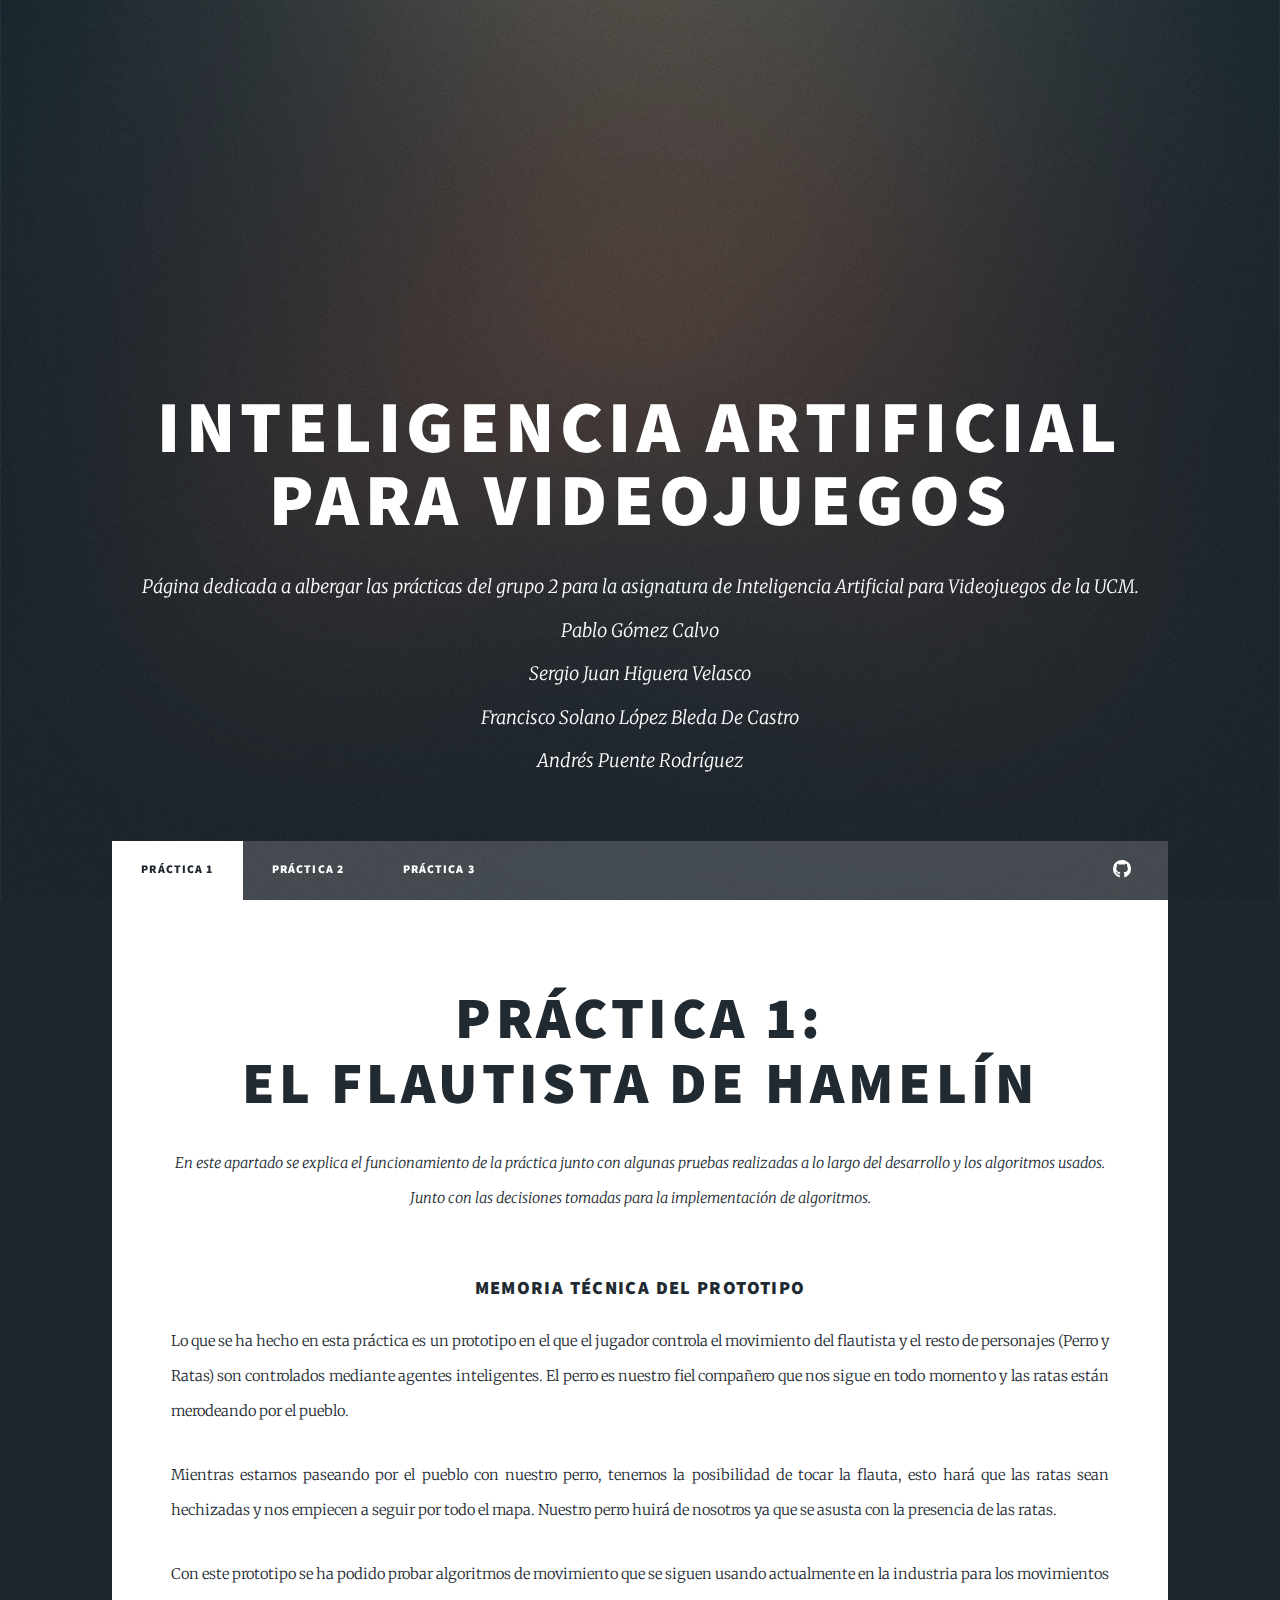
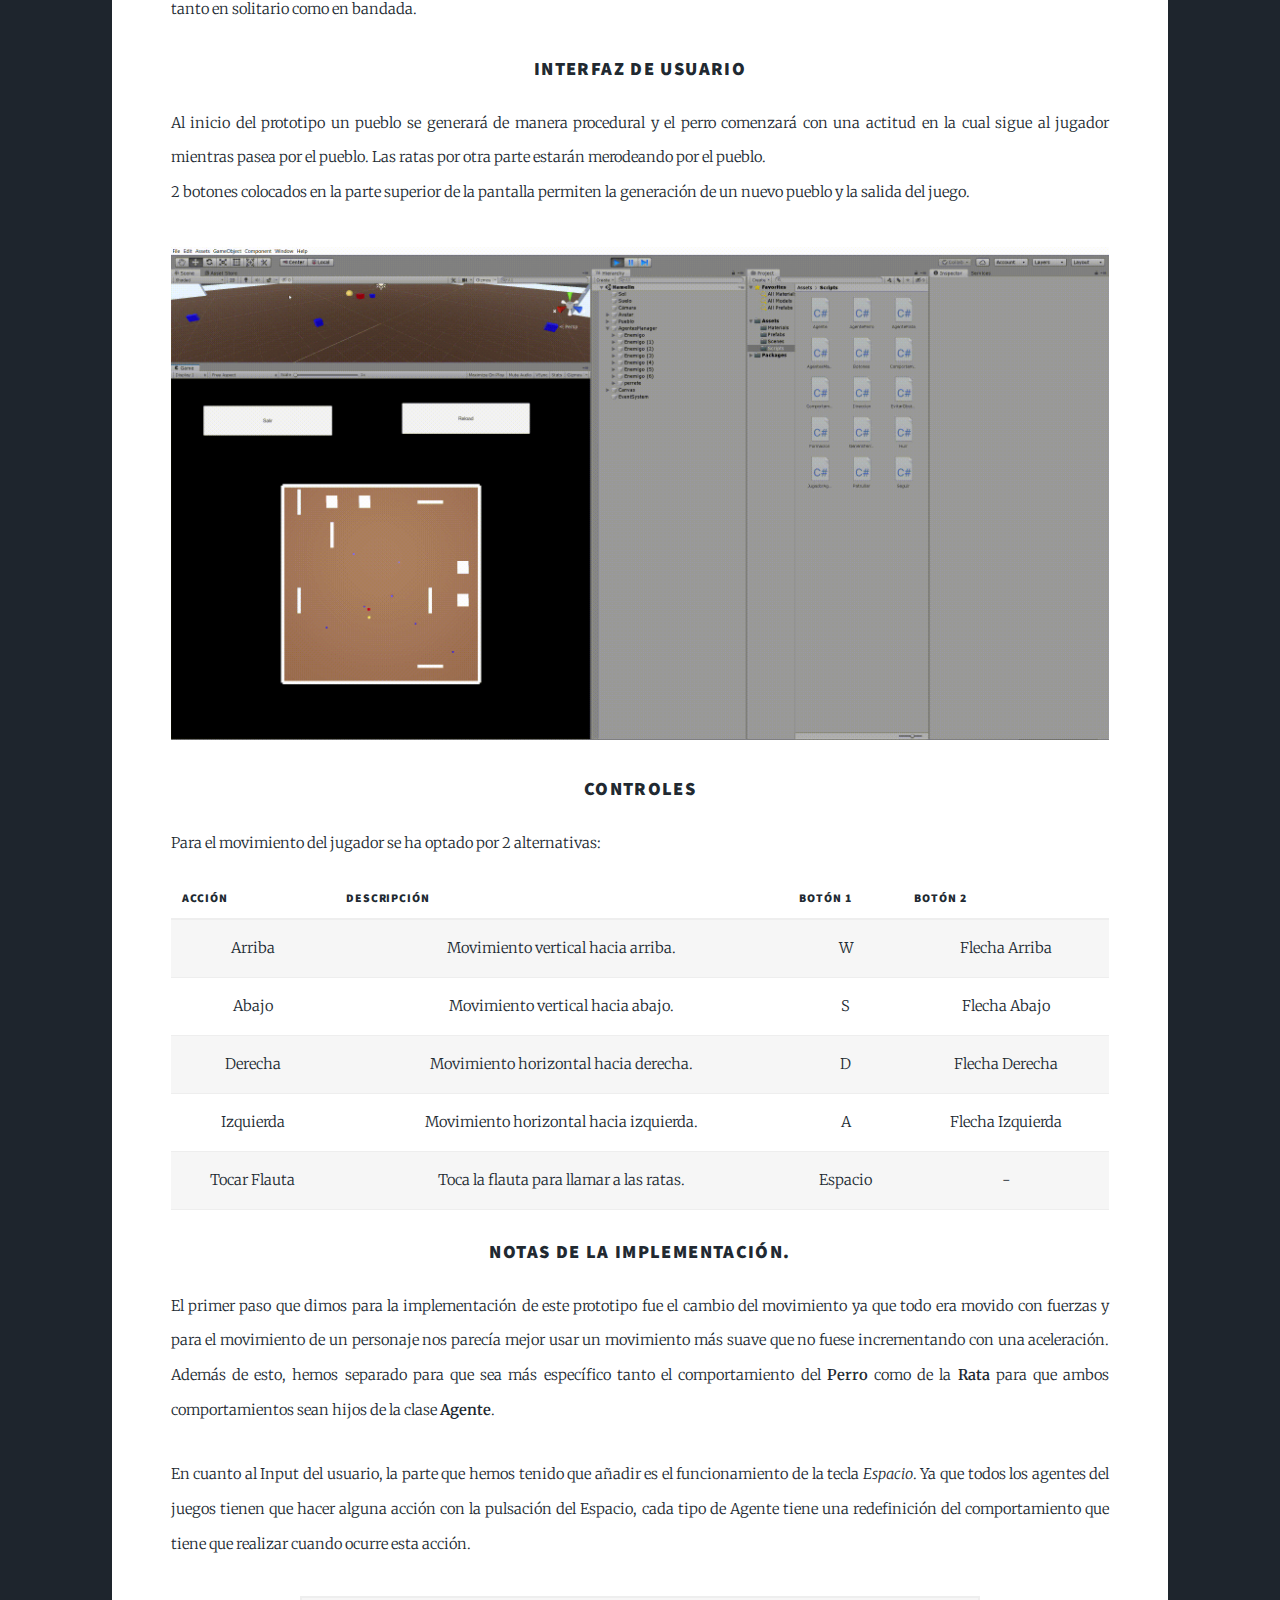
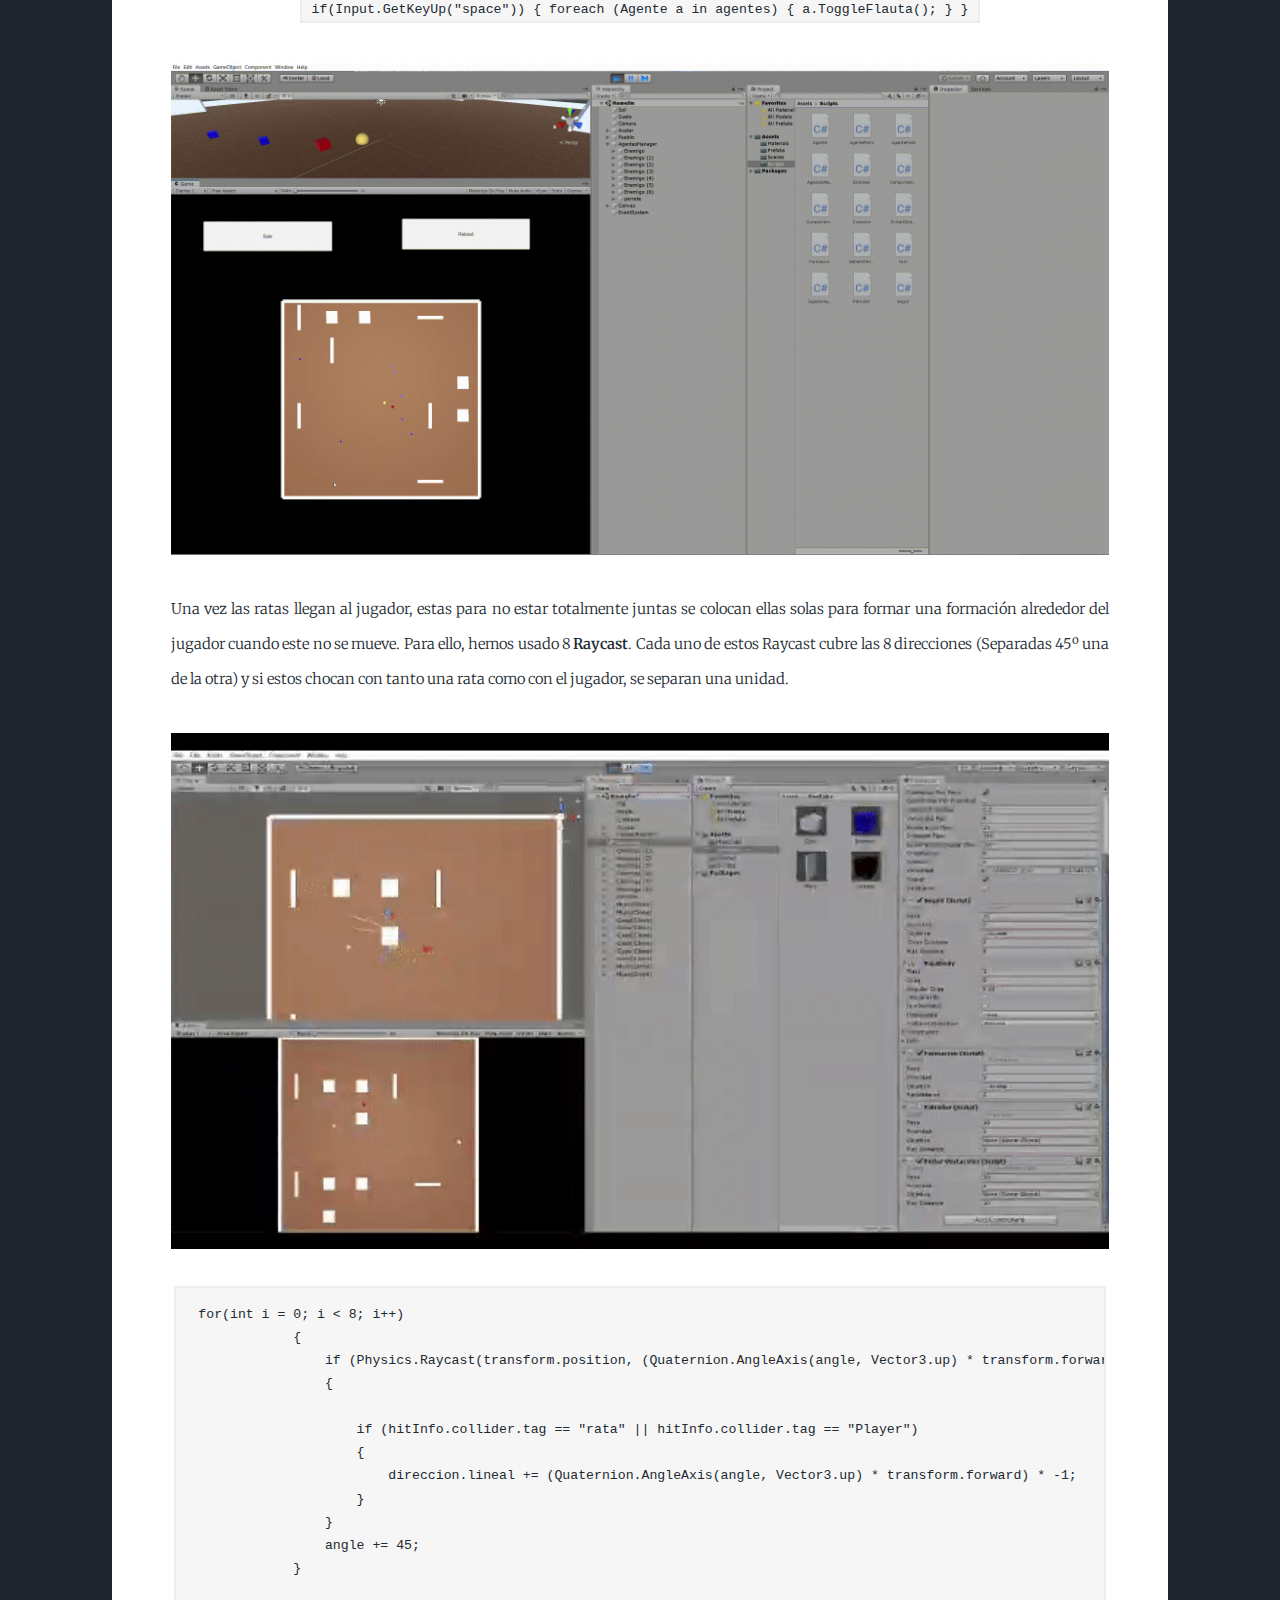
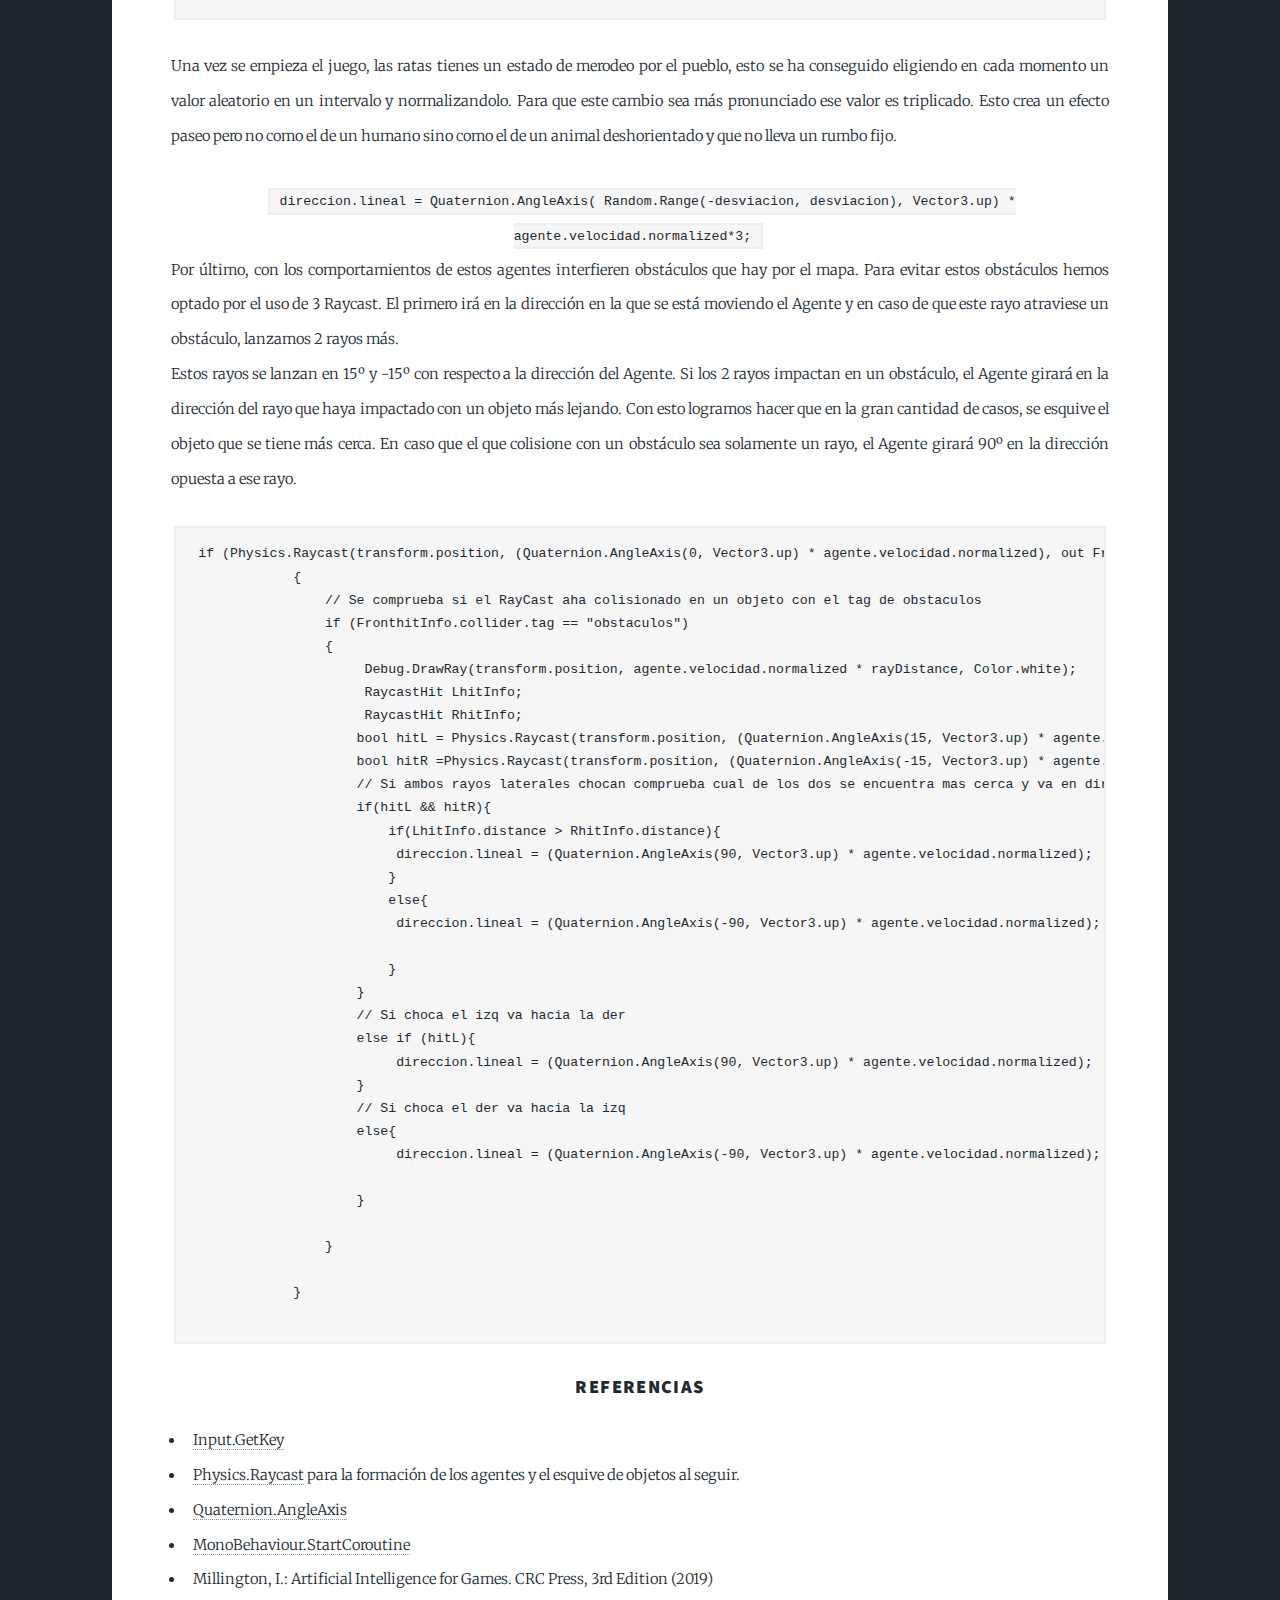
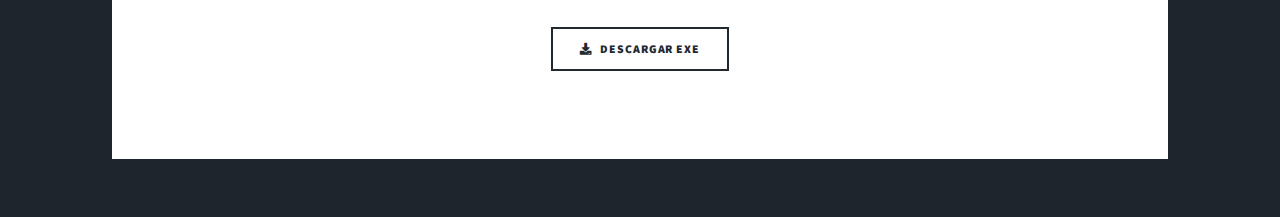
<file: index.html>
<!DOCTYPE html>
<html>
  <head>
    <title>
      Inteligencia Artificial para Videojuegos.
    </title>
    <meta charset="utf-8" />
    <meta
      name="viewport"
      content="width=device-width, initial-scale=1, user-scalable=no"
    />
    <link rel="stylesheet" href="assets/css/main.css" />
    <noscript><link rel="stylesheet" href="assets/css/noscript.css"/></noscript>
  </head>
  <body class="is-preload">
    <!-- Wrapper -->
    <div id="wrapper" class="fade-in">
      <!-- Intro -->
      <div id="intro">
        <h1>Inteligencia Artificial para Videojuegos</h1>
        <p>
          Página dedicada a albergar las prácticas del grupo 2 para la
          asignatura de Inteligencia Artificial para Videojuegos de la UCM.
          <br />
          Pablo Gómez Calvo
          <br />
          Sergio Juan Higuera Velasco
          <br />
          Francisco Solano López Bleda De Castro
          <br />
          Andrés Puente Rodríguez
        </p>
      </div>

      <!-- Nav -->
      <nav id="nav">
        <ul class="links">
          <li class="active"><a href="index.html">Práctica 1</a></li>

          <li><a href="generic.html">Práctica 2</a></li>
           
          <li><a href="P3.html">Práctica 3</a></li>
          
        </ul>
        <ul class="icons">
          <li>
            <a
              href="https://github.com/PabloGomezCalvo/Inteligencia-Artificial-en-Videojuegos"
              class="icon brands fa-github"
              ><span class="label">GitHub</span></a
            >
          </li>
        </ul>
      </nav>

      <!-- Main -->
      <div id="main">
        <!-- Featured Post -->
        <article class="post featured">
          <header class="major">
            <h2>
              Práctica 1:
              <br />
              El flautista de Hamelín
            </h2>
            <p>
              En este apartado se explica el funcionamiento de la práctica junto
              con algunas pruebas realizadas a lo largo del desarrollo y los
              algoritmos usados. Junto con las decisiones tomadas para la
              implementación de algoritmos.
            </p>
          </header>
          <h3>Memoria técnica del prototipo</h3>
          <p>
            Lo que se ha hecho en esta práctica es un prototipo en el que el
            jugador controla el movimiento del flautista y el resto de
            personajes (Perro y Ratas) son controlados mediante agentes
            inteligentes. El perro es nuestro fiel compañero que nos sigue en
            todo momento y las ratas están merodeando por el pueblo.
          </p>
          <p>
            Mientras estamos paseando por el pueblo con nuestro perro, tenemos
            la posibilidad de tocar la flauta, esto hará que las ratas sean
            hechizadas y nos empiecen a seguir por todo el mapa. Nuestro perro
            huirá de nosotros ya que se asusta con la presencia de las ratas.
          </p>
          <p>
            Con este prototipo se ha podido probar algoritmos de movimiento que
            se siguen usando actualmente en la industria para los movimientos
            tanto en solitario como en bandada.
          </p>
          <h3>Interfaz de Usuario</h3>

          <p>
            Al inicio del prototipo un pueblo se generará de manera procedural y
            el perro comenzará con una actitud en la cual sigue al jugador
            mientras pasea por el pueblo. Las ratas por otra parte estarán
            merodeando por el pueblo.
            <br />
            2 botones colocados en la parte superior de la pantalla permiten la
            generación de un nuevo pueblo y la salida del juego.
          </p>

          <span class="image fit"><img src="images/Gif3.gif" alt=""/></span>

          <h3>Controles</h3>
          <p>
            Para el movimiento del jugador se ha optado por 2 alternativas:
          </p>

          <div class="table-wrapper">
            <table>
              <thead>
                <tr>
                  <th>Acción</th>
                  <th>Descripción</th>
                  <th>Botón 1</th>
                  <th>Botón 2</th>
                </tr>
              </thead>
              <tbody>
                <tr>
                  <td>Arriba</td>
                  <td>Movimiento vertical hacia arriba.</td>
                  <td>W</td>
                  <td>Flecha Arriba</td>
                </tr>
                <tr>
                  <td>Abajo</td>
                  <td>Movimiento vertical hacia abajo.</td>
                  <td>S</td>
                  <td>Flecha Abajo</td>
                </tr>
                <tr>
                  <td>Derecha</td>
                  <td>Movimiento horizontal hacia derecha.</td>
                  <td>D</td>
                  <td>Flecha Derecha</td>
                </tr>
                <tr>
                  <td>Izquierda</td>
                  <td>Movimiento horizontal hacia izquierda.</td>
                  <td>A</td>
                  <td>Flecha Izquierda</td>
                </tr>
                <tr>
                  <td>Tocar Flauta</td>
                  <td>Toca la flauta para llamar a las ratas.</td>
                  <td>Espacio</td>
                  <td>-</td>
                </tr>
              </tbody>
            </table>
          </div>
          <h3>Notas de la implementación.</h3>
          <p>
            El primer paso que dimos para la implementación de este prototipo
            fue el cambio del movimiento ya que todo era movido con fuerzas y
            para el movimiento de un personaje nos parecía mejor usar un
            movimiento más suave que no fuese incrementando con una aceleración.
            Además de esto, hemos separado para que sea más específico tanto el
            comportamiento del <strong>Perro</strong> como de la
            <strong>Rata</strong> para que ambos comportamientos sean hijos de
            la clase <strong>Agente</strong>.
          </p>
          <p>
            En cuanto al Input del usuario, la parte que hemos tenido que añadir
            es el funcionamiento de la tecla <i>Espacio</i>. Ya que todos los
            agentes del juegos tienen que hacer alguna acción con la pulsación
            del Espacio, cada tipo de Agente tiene una redefinición del
            comportamiento que tiene que realizar cuando ocurre esta acción.
          </p>

          <code>
            if(Input.GetKeyUp("space")) { foreach (Agente a in agentes) {
            a.ToggleFlauta(); } }
          </code>
          <span class="image fit"><img src="images/Gif2.gif" alt=""/></span>
          <p>
            Una vez las ratas llegan al jugador, estas para no estar totalmente
            juntas se colocan ellas solas para formar una formación alrededor
            del jugador cuando este no se mueve. Para ello, hemos usado 8
            <strong>Raycast</strong>. Cada uno de estos Raycast cubre las 8
            direcciones (Separadas 45º una de la otra) y si estos chocan con
            tanto una rata como con el jugador, se separan una unidad.
          </p>
          <span class="image fit"><img src="images/Gif1.gif" alt=""/></span>
          <pre><code>for(int i = 0; i < 8; i++)
            {
                if (Physics.Raycast(transform.position, (Quaternion.AngleAxis(angle, Vector3.up) * transform.forward), out hitInfo, raydistance))
                {

                    if (hitInfo.collider.tag == "rata" || hitInfo.collider.tag == "Player")
                    {
                        direccion.lineal += (Quaternion.AngleAxis(angle, Vector3.up) * transform.forward) * -1;
                    }
                }
                angle += 45;
            }
            </code></pre>
          <p>
            Una vez se empieza el juego, las ratas tienes un estado de merodeo
            por el pueblo, esto se ha conseguido eligiendo en cada momento un
            valor aleatorio en un intervalo y normalizandolo. Para que este
            cambio sea más pronunciado ese valor es triplicado. Esto crea un
            efecto paseo pero no como el de un humano sino como el de un animal
            deshorientado y que no lleva un rumbo fijo.
          </p>
          <code
            >direccion.lineal = Quaternion.AngleAxis( Random.Range(-desviacion,
            desviacion), Vector3.up) * agente.velocidad.normalized*3;</code
          >
          <p>
            Por último, con los comportamientos de estos agentes interfieren
            obstáculos que hay por el mapa. Para evitar estos obstáculos hemos
            optado por el uso de 3 Raycast. El primero irá en la dirección en la
            que se está moviendo el Agente y en caso de que este rayo atraviese
            un obstáculo, lanzamos 2 rayos más.
            <br />
            Estos rayos se lanzan en 15º y -15º con respecto a la dirección del
            Agente. Si los 2 rayos impactan en un obstáculo, el Agente girará en
            la dirección del rayo que haya impactado con un objeto más lejando.
            Con esto logramos hacer que en la gran cantidad de casos, se esquive
            el objeto que se tiene más cerca. En caso que el que colisione con
            un obstáculo sea solamente un rayo, el Agente girará 90º en la
            dirección opuesta a ese rayo.
          </p>
          <pre><code>if (Physics.Raycast(transform.position, (Quaternion.AngleAxis(0, Vector3.up) * agente.velocidad.normalized), out FronthitInfo, rayDistance))
            {
                // Se comprueba si el RayCast aha colisionado en un objeto con el tag de obstaculos
                if (FronthitInfo.collider.tag == "obstaculos")
                {
                     Debug.DrawRay(transform.position, agente.velocidad.normalized * rayDistance, Color.white);
                     RaycastHit LhitInfo;
                     RaycastHit RhitInfo;
                    bool hitL = Physics.Raycast(transform.position, (Quaternion.AngleAxis(15, Vector3.up) * agente.velocidad.normalized), out LhitInfo, rayDistance,8);
                    bool hitR =Physics.Raycast(transform.position, (Quaternion.AngleAxis(-15, Vector3.up) * agente.velocidad.normalized), out RhitInfo, rayDistance,8);
                    // Si ambos rayos laterales chocan comprueba cual de los dos se encuentra mas cerca y va en direccion opuesta a el.
                    if(hitL && hitR){
                        if(LhitInfo.distance > RhitInfo.distance){
                         direccion.lineal = (Quaternion.AngleAxis(90, Vector3.up) * agente.velocidad.normalized);
                        }
                        else{
                         direccion.lineal = (Quaternion.AngleAxis(-90, Vector3.up) * agente.velocidad.normalized);

                        }
                    }
                    // Si choca el izq va hacia la der
                    else if (hitL){
                         direccion.lineal = (Quaternion.AngleAxis(90, Vector3.up) * agente.velocidad.normalized);
                    }
                    // Si choca el der va hacia la izq
                    else{
                         direccion.lineal = (Quaternion.AngleAxis(-90, Vector3.up) * agente.velocidad.normalized);

                    }
                    
                }
                
            }
            </code></pre>
          <h3>Referencias</h3>
          <ul>
            <li>
              <a
                href="https://docs.unity3d.com/ScriptReference/Input.GetKey.html"
                >Input.GetKey</a
              >
            </li>
            <li>
              <a
                href="https://docs.unity3d.com/ScriptReference/Physics.Raycast.html"
                >Physics.Raycast</a
              >
              para la formación de los agentes y el esquive de objetos al
              seguir.
            </li>
            <li>
              <a
                href="https://docs.unity3d.com/ScriptReference/Quaternion.AngleAxis.html"
                >Quaternion.AngleAxis
              </a>
            </li>
            <li>
              <a
                href="https://docs.unity3d.com/ScriptReference/MonoBehaviour.StartCoroutine.html"
                >MonoBehaviour.StartCoroutine
              </a>
            </li>
            <li>
              Millington, I.: Artificial Intelligence for Games. CRC Press, 3rd
              Edition (2019)
            </li>
          </ul>
          <ul class="actions special">
            <li>
              <a
                href="https://we.tl/t-6YXcWIma72"
                class="button icon solid fa-download"
                >Descargar EXE</a
              >
            </li>
          </ul>
        </article>
      </div>

      <!-- Copyright -->
      <div id="copyright"></div>
    </div>

    <!-- Scripts -->
    <script src="assets/js/jquery.min.js"></script>
    <script src="assets/js/jquery.scrollex.min.js"></script>
    <script src="assets/js/jquery.scrolly.min.js"></script>
    <script src="assets/js/browser.min.js"></script>
    <script src="assets/js/breakpoints.min.js"></script>
    <script src="assets/js/util.js"></script>
    <script src="assets/js/main.js"></script>
  </body>
</html>
</file>
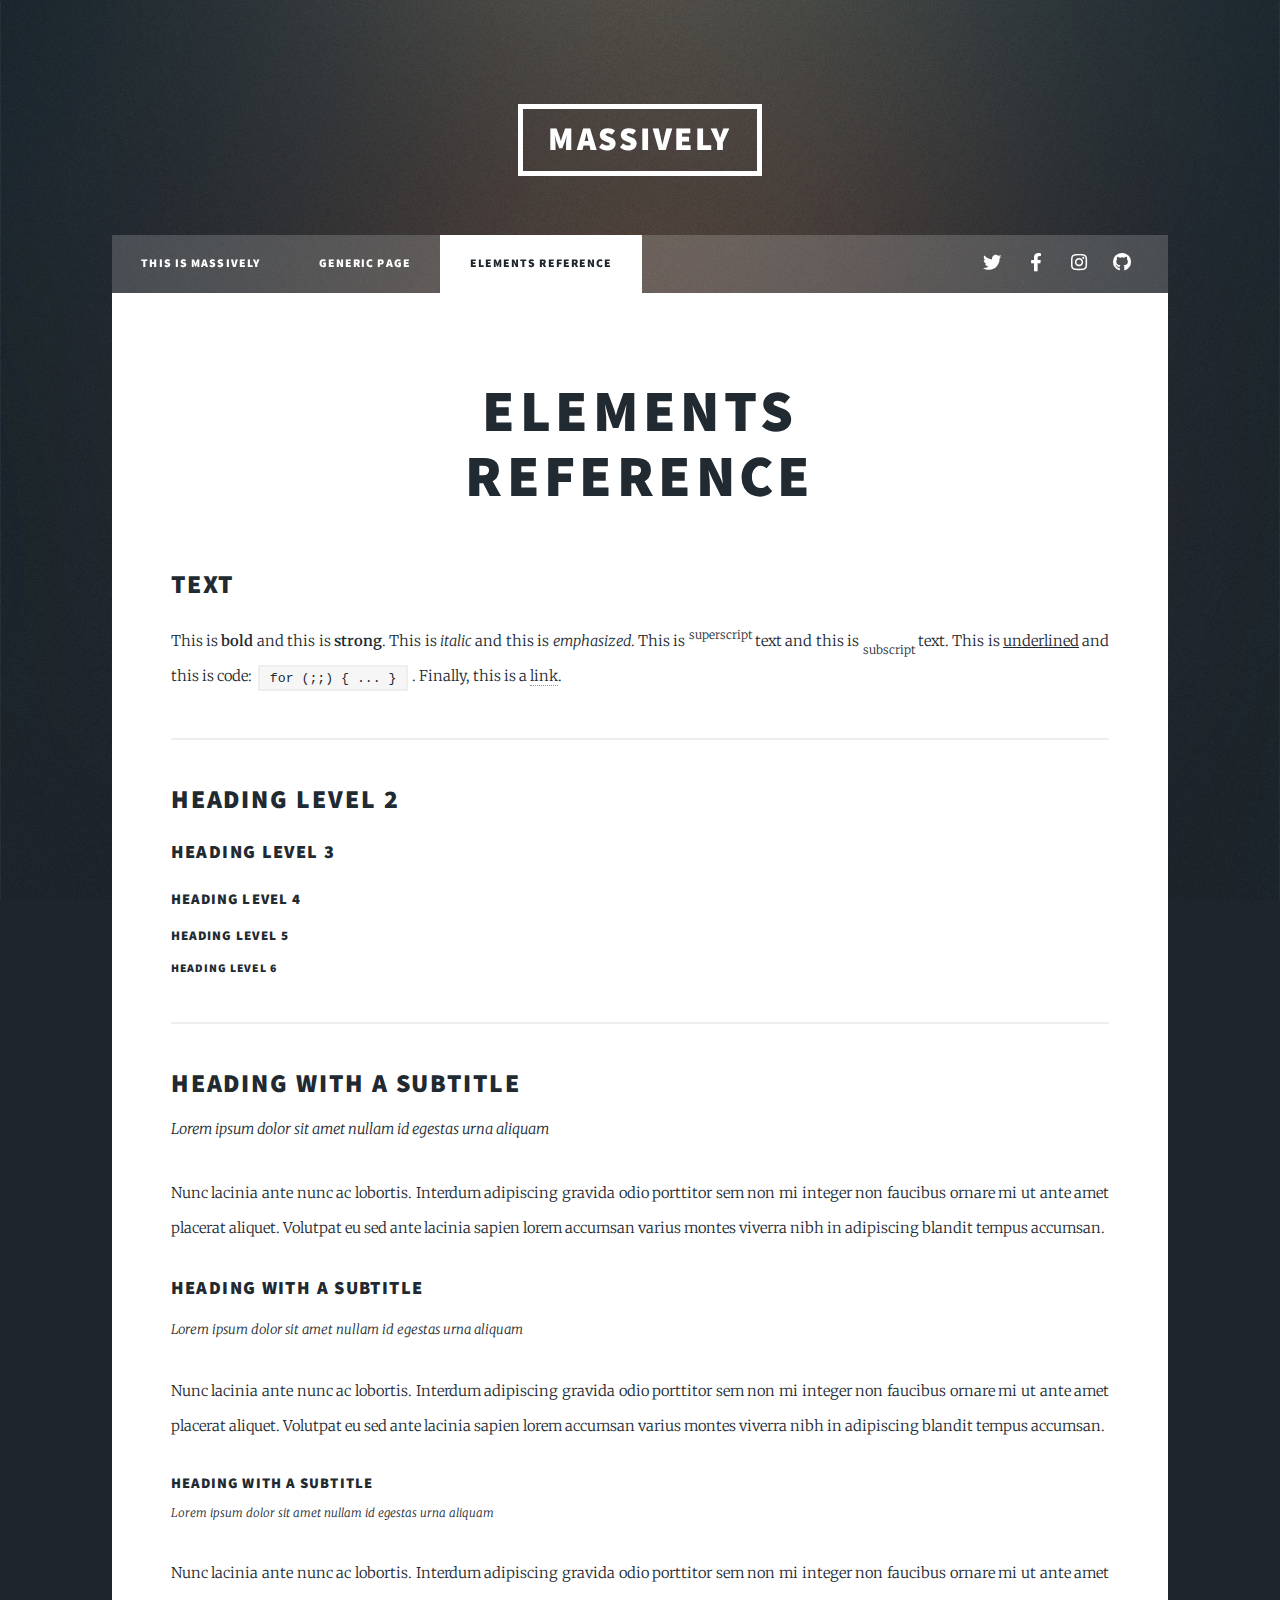
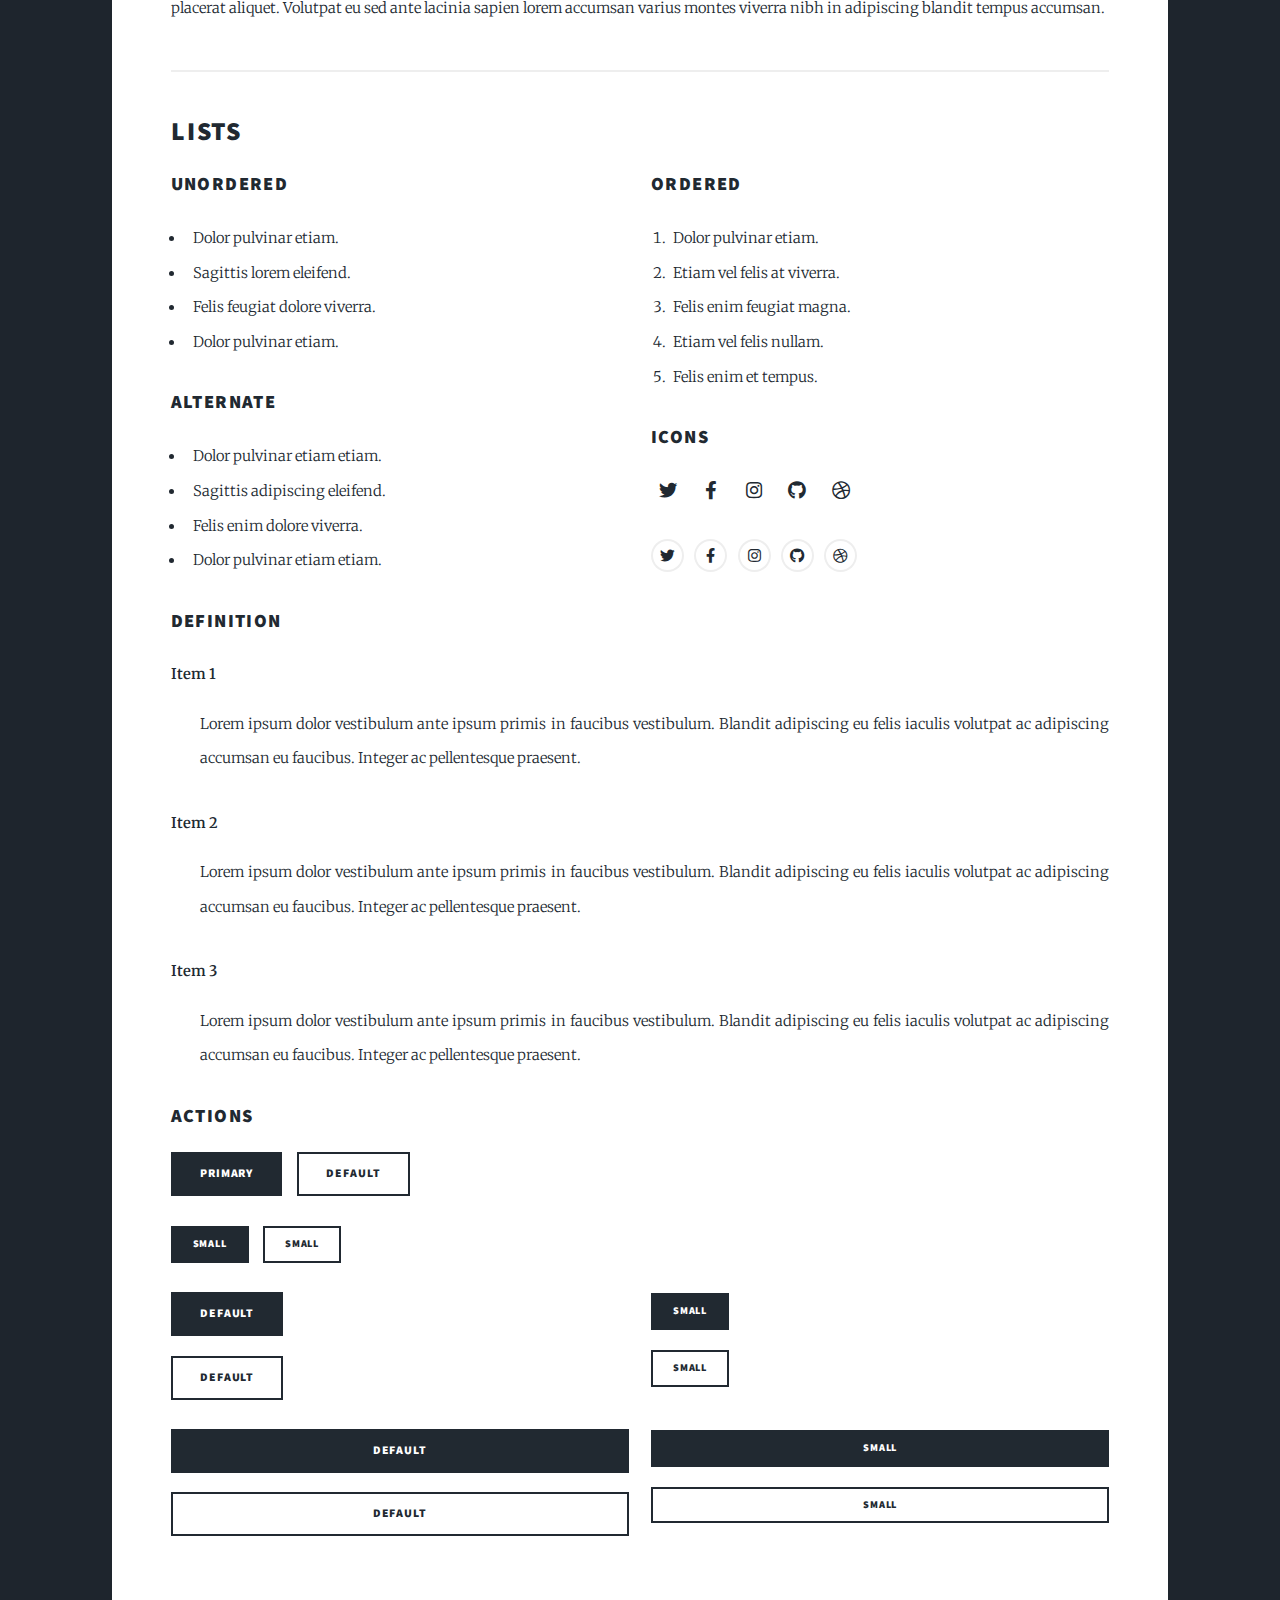
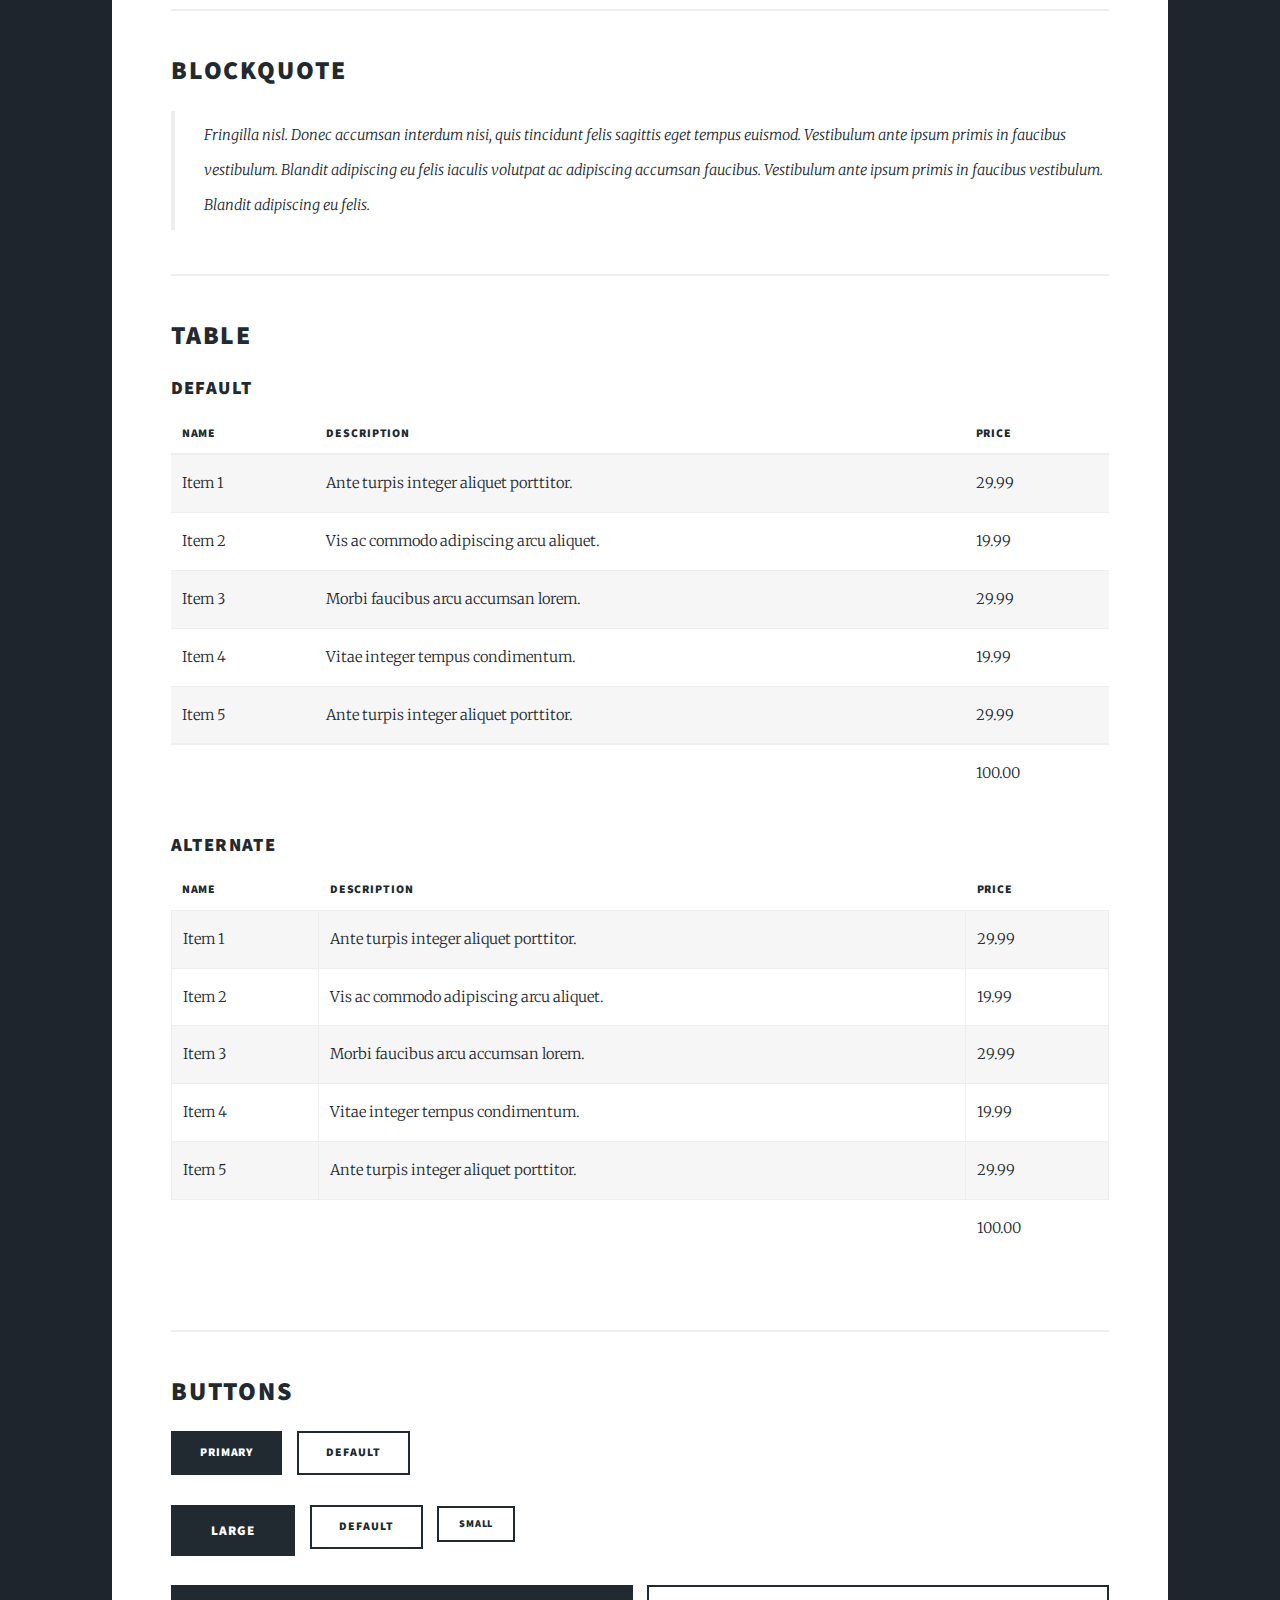
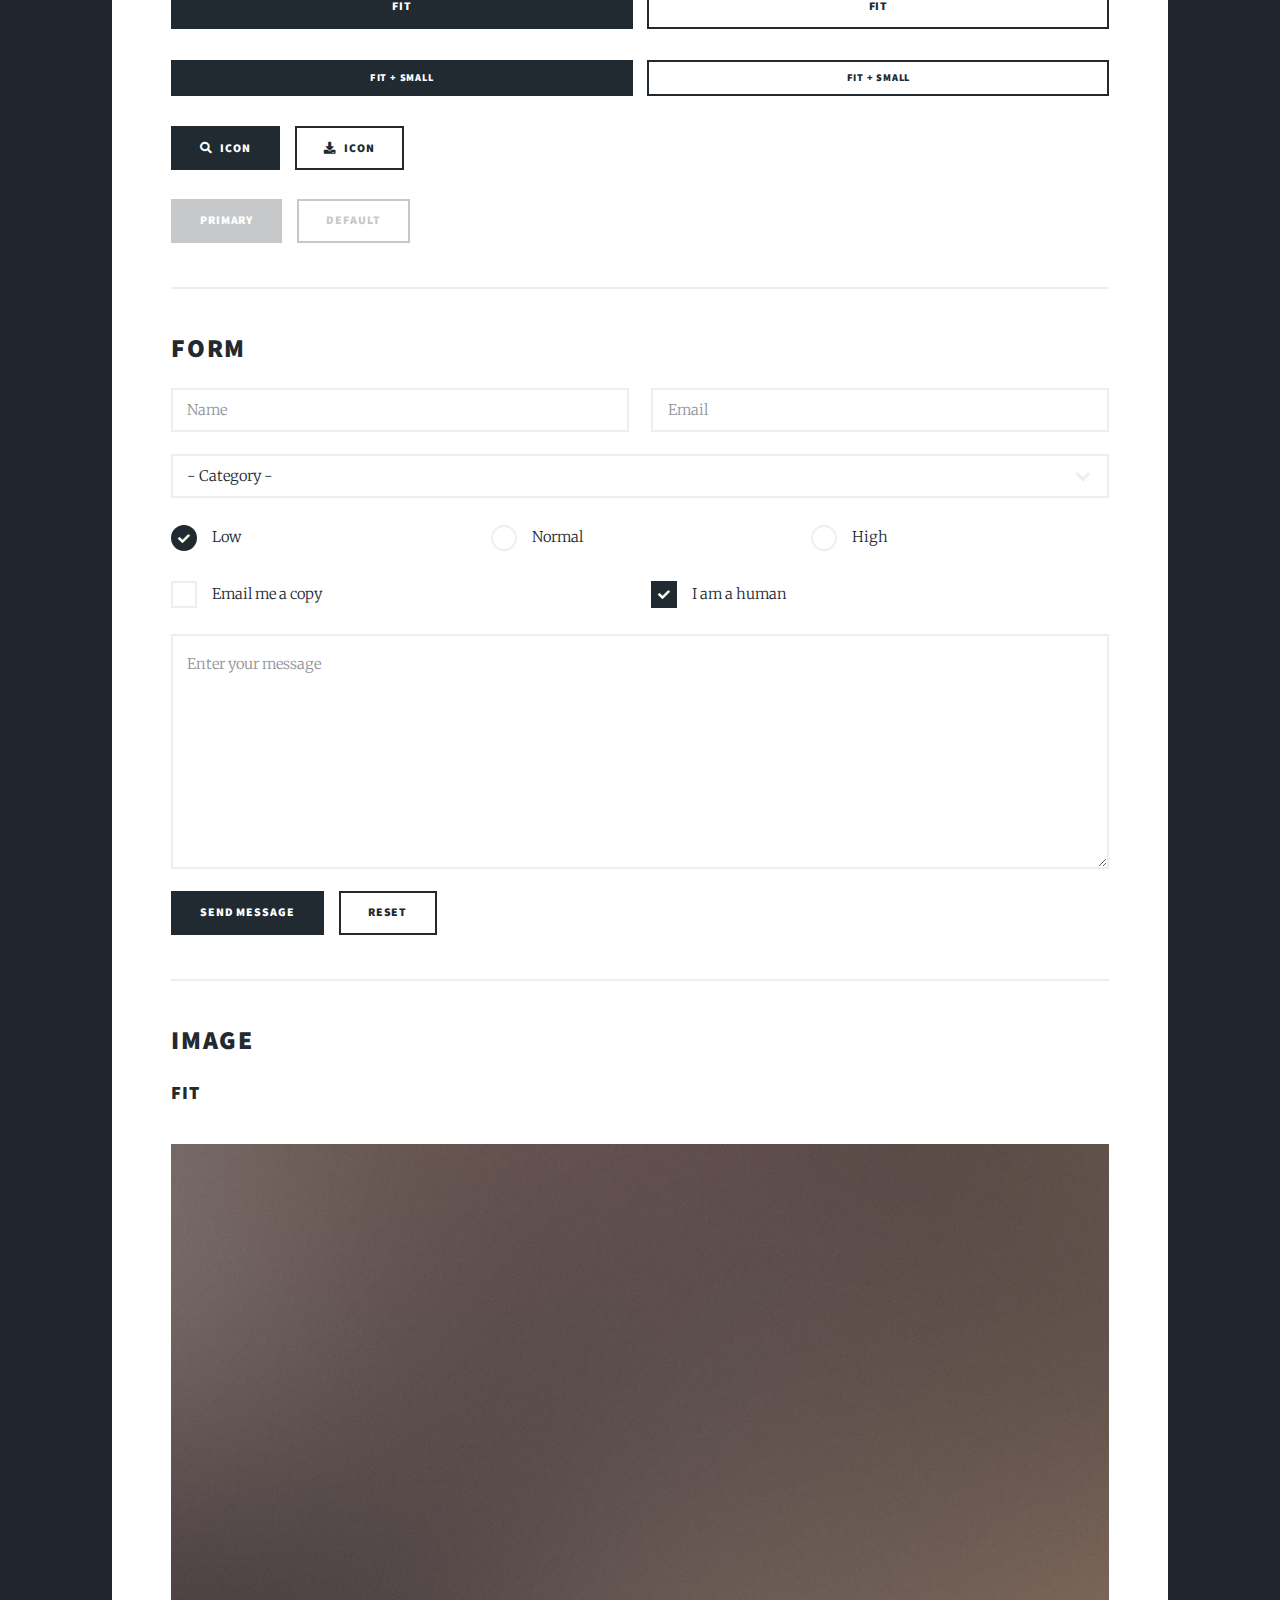
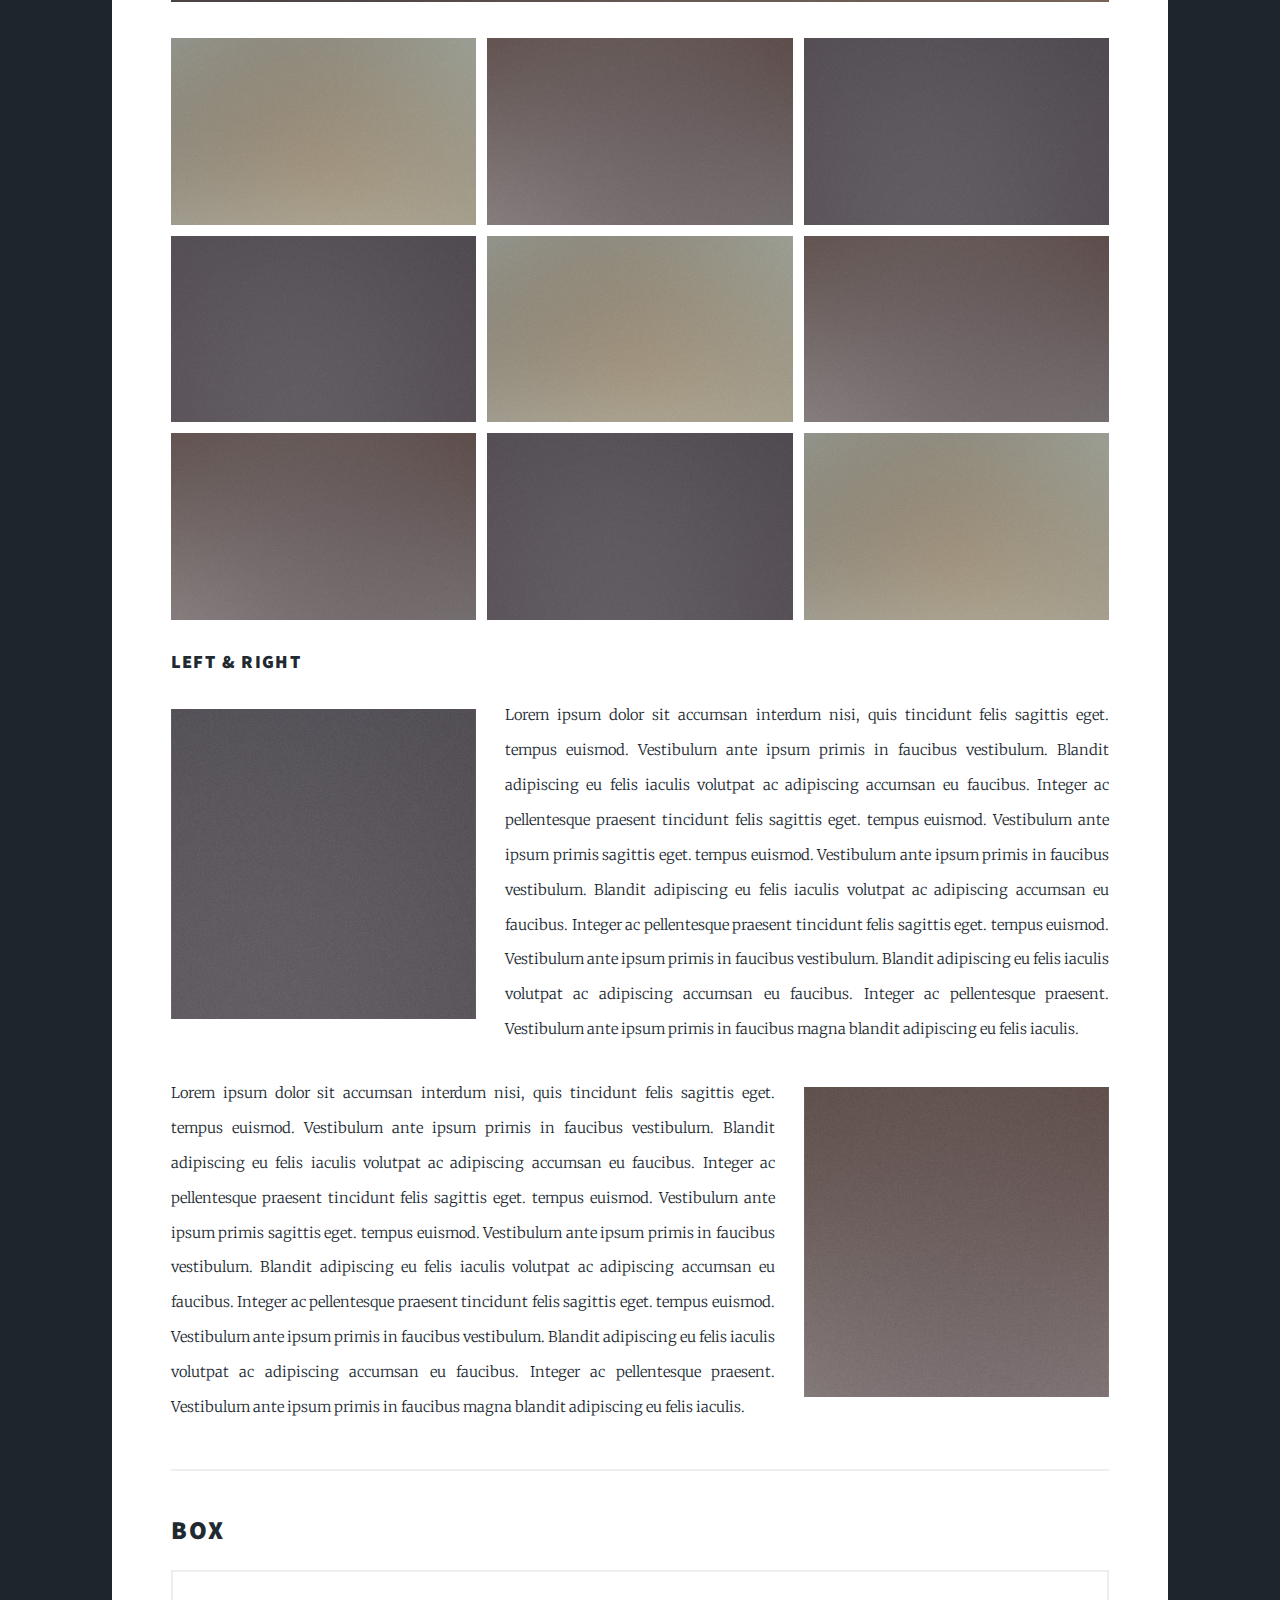
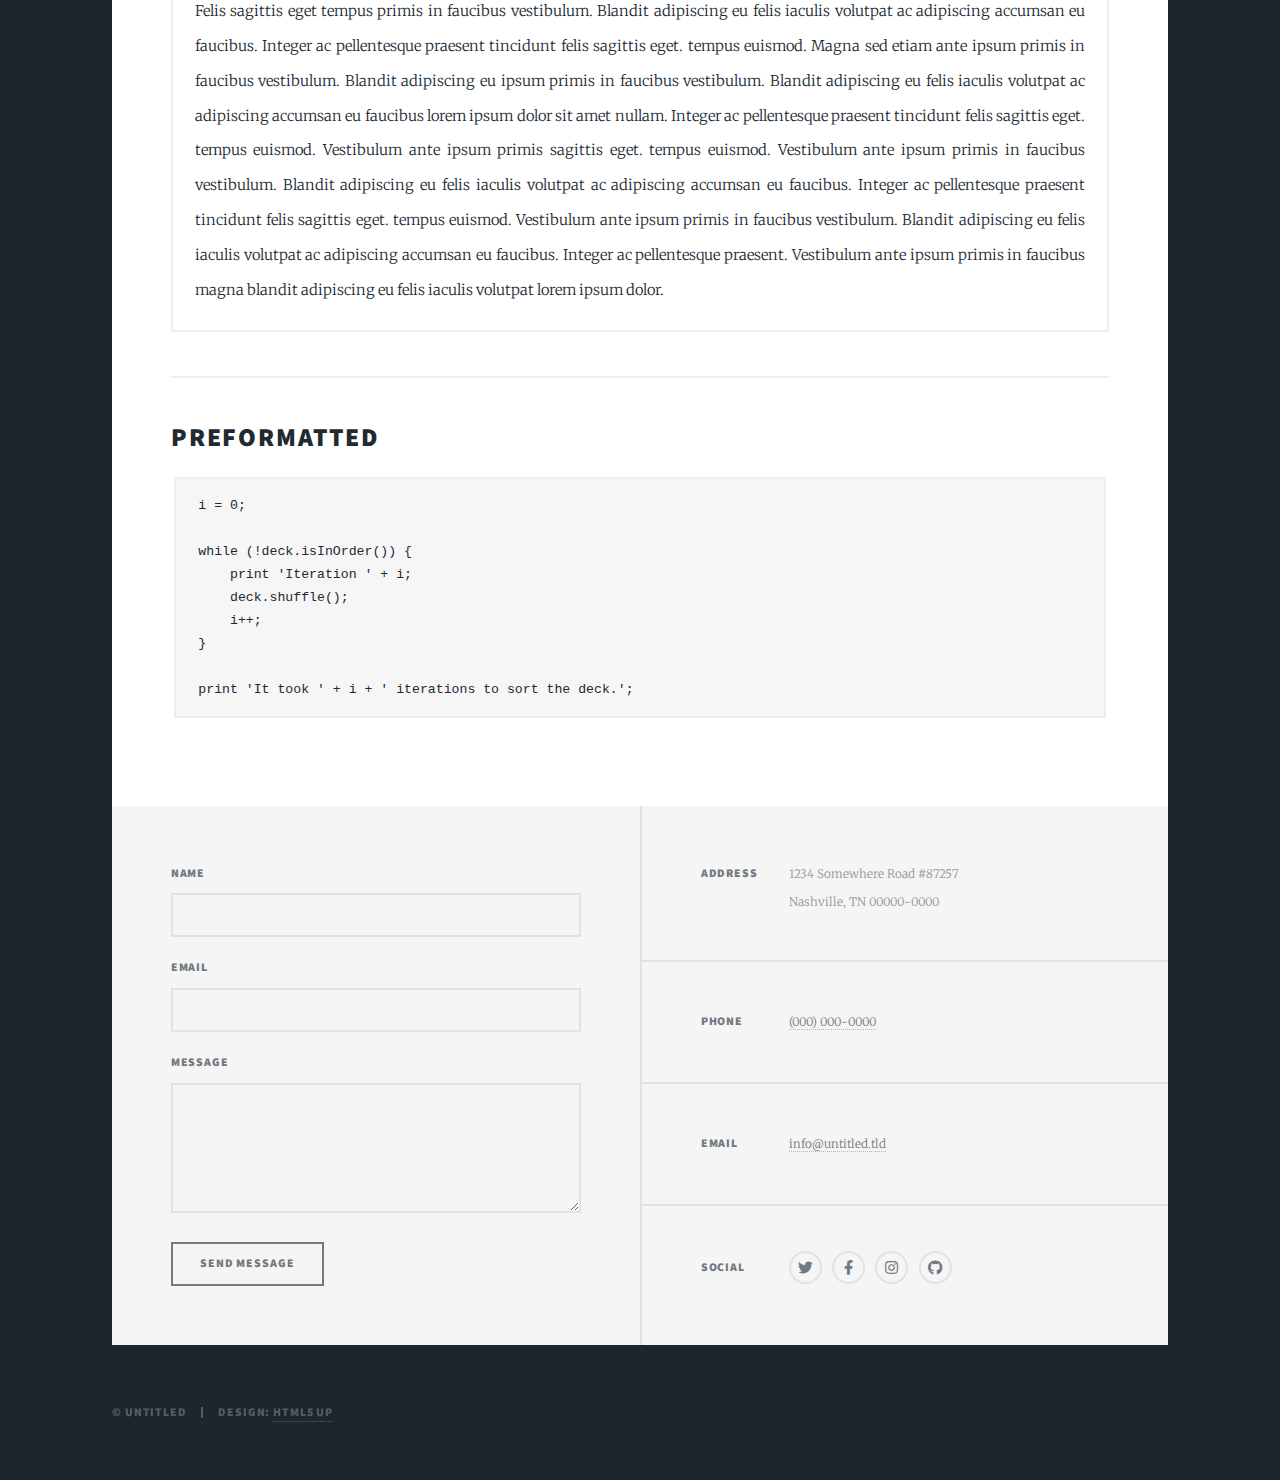
<file: elements.html>
<!DOCTYPE HTML>
<!--
	Massively by HTML5 UP
	html5up.net | @ajlkn
	Free for personal and commercial use under the CCA 3.0 license (html5up.net/license)
-->
<html>
	<head>
		<title>Elements Reference - Massively by HTML5 UP</title>
		<meta charset="utf-8" />
		<meta name="viewport" content="width=device-width, initial-scale=1, user-scalable=no" />
		<link rel="stylesheet" href="assets/css/main.css" />
		<noscript><link rel="stylesheet" href="assets/css/noscript.css" /></noscript>
	</head>
	<body class="is-preload">

		<!-- Wrapper -->
			<div id="wrapper">

				<!-- Header -->
					<header id="header">
						<a href="index.html" class="logo">Massively</a>
					</header>

				<!-- Nav -->
					<nav id="nav">
						<ul class="links">
							<li><a href="index.html">This is Massively</a></li>
							<li><a href="generic.html">Generic Page</a></li>
							<li class="active"><a href="elements.html">Elements Reference</a></li>
						</ul>
						<ul class="icons">
							<li><a href="#" class="icon brands fa-twitter"><span class="label">Twitter</span></a></li>
							<li><a href="#" class="icon brands fa-facebook-f"><span class="label">Facebook</span></a></li>
							<li><a href="#" class="icon brands fa-instagram"><span class="label">Instagram</span></a></li>
							<li><a href="#" class="icon brands fa-github"><span class="label">GitHub</span></a></li>
						</ul>
					</nav>

				<!-- Main -->
					<div id="main">

						<!-- Post -->
							<section class="post">
								<header class="major">
									<h1>Elements<br />
									Reference</h1>
								</header>

								<!-- Text stuff -->
									<h2>Text</h2>
									<p>This is <b>bold</b> and this is <strong>strong</strong>. This is <i>italic</i> and this is <em>emphasized</em>.
									This is <sup>superscript</sup> text and this is <sub>subscript</sub> text.
									This is <u>underlined</u> and this is code: <code>for (;;) { ... }</code>.
									Finally, this is a <a href="#">link</a>.</p>
									<hr />
									<h2>Heading Level 2</h2>
									<h3>Heading Level 3</h3>
									<h4>Heading Level 4</h4>
									<h5>Heading Level 5</h5>
									<h6>Heading Level 6</h6>
									<hr />
									<header>
										<h2>Heading with a Subtitle</h2>
										<p>Lorem ipsum dolor sit amet nullam id egestas urna aliquam</p>
									</header>
									<p>Nunc lacinia ante nunc ac lobortis. Interdum adipiscing gravida odio porttitor sem non mi integer non faucibus ornare mi ut ante amet placerat aliquet. Volutpat eu sed ante lacinia sapien lorem accumsan varius montes viverra nibh in adipiscing blandit tempus accumsan.</p>
									<header>
										<h3>Heading with a Subtitle</h3>
										<p>Lorem ipsum dolor sit amet nullam id egestas urna aliquam</p>
									</header>
									<p>Nunc lacinia ante nunc ac lobortis. Interdum adipiscing gravida odio porttitor sem non mi integer non faucibus ornare mi ut ante amet placerat aliquet. Volutpat eu sed ante lacinia sapien lorem accumsan varius montes viverra nibh in adipiscing blandit tempus accumsan.</p>
									<header>
										<h4>Heading with a Subtitle</h4>
										<p>Lorem ipsum dolor sit amet nullam id egestas urna aliquam</p>
									</header>
									<p>Nunc lacinia ante nunc ac lobortis. Interdum adipiscing gravida odio porttitor sem non mi integer non faucibus ornare mi ut ante amet placerat aliquet. Volutpat eu sed ante lacinia sapien lorem accumsan varius montes viverra nibh in adipiscing blandit tempus accumsan.</p>

									<hr />

								<!-- Lists -->
									<h2>Lists</h2>
									<div class="row">
										<div class="col-6 col-12-small">

											<h3>Unordered</h3>
											<ul>
												<li>Dolor pulvinar etiam.</li>
												<li>Sagittis lorem eleifend.</li>
												<li>Felis feugiat dolore viverra.</li>
												<li>Dolor pulvinar etiam.</li>
											</ul>

											<h3>Alternate</h3>
											<ul class="alt">
												<li>Dolor pulvinar etiam etiam.</li>
												<li>Sagittis adipiscing eleifend.</li>
												<li>Felis enim dolore viverra.</li>
												<li>Dolor pulvinar etiam etiam.</li>
											</ul>

										</div>
										<div class="col-6 col-12-small">

											<h3>Ordered</h3>
											<ol>
												<li>Dolor pulvinar etiam.</li>
												<li>Etiam vel felis at viverra.</li>
												<li>Felis enim feugiat magna.</li>
												<li>Etiam vel felis nullam.</li>
												<li>Felis enim et tempus.</li>
											</ol>

											<h3>Icons</h3>
											<ul class="icons">
												<li><a href="#" class="icon brands fa-twitter"><span class="label">Twitter</span></a></li>
												<li><a href="#" class="icon brands fa-facebook-f"><span class="label">Facebook</span></a></li>
												<li><a href="#" class="icon brands fa-instagram"><span class="label">Instagram</span></a></li>
												<li><a href="#" class="icon brands fa-github"><span class="label">Github</span></a></li>
												<li><a href="#" class="icon brands fa-dribbble"><span class="label">Dribbble</span></a></li>
											</ul>
											<ul class="icons alt">
												<li><a href="#" class="icon brands alt fa-twitter"><span class="label">Twitter</span></a></li>
												<li><a href="#" class="icon brands alt fa-facebook-f"><span class="label">Facebook</span></a></li>
												<li><a href="#" class="icon brands alt fa-instagram"><span class="label">Instagram</span></a></li>
												<li><a href="#" class="icon brands alt fa-github"><span class="label">Github</span></a></li>
												<li><a href="#" class="icon brands alt fa-dribbble"><span class="label">Dribbble</span></a></li>
											</ul>

										</div>
									</div>
									<h3>Definition</h3>
									<dl>
										<dt>Item 1</dt>
										<dd>
											<p>Lorem ipsum dolor vestibulum ante ipsum primis in faucibus vestibulum. Blandit adipiscing eu felis iaculis volutpat ac adipiscing accumsan eu faucibus. Integer ac pellentesque praesent.</p>
										</dd>
										<dt>Item 2</dt>
										<dd>
											<p>Lorem ipsum dolor vestibulum ante ipsum primis in faucibus vestibulum. Blandit adipiscing eu felis iaculis volutpat ac adipiscing accumsan eu faucibus. Integer ac pellentesque praesent.</p>
										</dd>
										<dt>Item 3</dt>
										<dd>
											<p>Lorem ipsum dolor vestibulum ante ipsum primis in faucibus vestibulum. Blandit adipiscing eu felis iaculis volutpat ac adipiscing accumsan eu faucibus. Integer ac pellentesque praesent.</p>
										</dd>
									</dl>

									<h3>Actions</h3>
									<ul class="actions">
										<li><a href="#" class="button primary">Primary</a></li>
										<li><a href="#" class="button">Default</a></li>
									</ul>
									<ul class="actions small">
										<li><a href="#" class="button primary small">Small</a></li>
										<li><a href="#" class="button small">Small</a></li>
									</ul>
									<div class="row">
										<div class="col-6 col-12-small">
											<ul class="actions stacked">
												<li><a href="#" class="button primary">Default</a></li>
												<li><a href="#" class="button">Default</a></li>
											</ul>
										</div>
										<div class="col-6 col-12-small">
											<ul class="actions stacked">
												<li><a href="#" class="button primary small">Small</a></li>
												<li><a href="#" class="button small">Small</a></li>
											</ul>
										</div>
									</div>
									<div class="row">
										<div class="col-6 col-12-small">
											<ul class="actions stacked">
												<li><a href="#" class="button primary fit">Default</a></li>
												<li><a href="#" class="button fit">Default</a></li>
											</ul>
										</div>
										<div class="col-6 col-12-small">
											<ul class="actions stacked">
												<li><a href="#" class="button primary small fit">Small</a></li>
												<li><a href="#" class="button small fit">Small</a></li>
											</ul>
										</div>
									</div>

									<hr />

								<!-- Blockquote -->
									<h2>Blockquote</h2>
									<blockquote>Fringilla nisl. Donec accumsan interdum nisi, quis tincidunt felis sagittis eget tempus euismod. Vestibulum ante ipsum primis in faucibus vestibulum. Blandit adipiscing eu felis iaculis volutpat ac adipiscing accumsan faucibus. Vestibulum ante ipsum primis in faucibus vestibulum. Blandit adipiscing eu felis.</blockquote>

									<hr />

								<!-- Table -->
									<h2>Table</h2>

									<h3>Default</h3>
									<div class="table-wrapper">
										<table>
											<thead>
												<tr>
													<th>Name</th>
													<th>Description</th>
													<th>Price</th>
												</tr>
											</thead>
											<tbody>
												<tr>
													<td>Item 1</td>
													<td>Ante turpis integer aliquet porttitor.</td>
													<td>29.99</td>
												</tr>
												<tr>
													<td>Item 2</td>
													<td>Vis ac commodo adipiscing arcu aliquet.</td>
													<td>19.99</td>
												</tr>
												<tr>
													<td>Item 3</td>
													<td> Morbi faucibus arcu accumsan lorem.</td>
													<td>29.99</td>
												</tr>
												<tr>
													<td>Item 4</td>
													<td>Vitae integer tempus condimentum.</td>
													<td>19.99</td>
												</tr>
												<tr>
													<td>Item 5</td>
													<td>Ante turpis integer aliquet porttitor.</td>
													<td>29.99</td>
												</tr>
											</tbody>
											<tfoot>
												<tr>
													<td colspan="2"></td>
													<td>100.00</td>
												</tr>
											</tfoot>
										</table>
									</div>

									<h3>Alternate</h3>
									<div class="table-wrapper">
										<table class="alt">
											<thead>
												<tr>
													<th>Name</th>
													<th>Description</th>
													<th>Price</th>
												</tr>
											</thead>
											<tbody>
												<tr>
													<td>Item 1</td>
													<td>Ante turpis integer aliquet porttitor.</td>
													<td>29.99</td>
												</tr>
												<tr>
													<td>Item 2</td>
													<td>Vis ac commodo adipiscing arcu aliquet.</td>
													<td>19.99</td>
												</tr>
												<tr>
													<td>Item 3</td>
													<td> Morbi faucibus arcu accumsan lorem.</td>
													<td>29.99</td>
												</tr>
												<tr>
													<td>Item 4</td>
													<td>Vitae integer tempus condimentum.</td>
													<td>19.99</td>
												</tr>
												<tr>
													<td>Item 5</td>
													<td>Ante turpis integer aliquet porttitor.</td>
													<td>29.99</td>
												</tr>
											</tbody>
											<tfoot>
												<tr>
													<td colspan="2"></td>
													<td>100.00</td>
												</tr>
											</tfoot>
										</table>
									</div>

									<hr />

								<!-- Buttons -->
									<h2>Buttons</h2>
									<ul class="actions">
										<li><a href="#" class="button primary">Primary</a></li>
										<li><a href="#" class="button">Default</a></li>
									</ul>
									<ul class="actions">
										<li><a href="#" class="button primary large">Large</a></li>
										<li><a href="#" class="button">Default</a></li>
										<li><a href="#" class="button small">Small</a></li>
									</ul>
									<ul class="actions fit">
										<li><a href="#" class="button primary fit">Fit</a></li>
										<li><a href="#" class="button fit">Fit</a></li>
									</ul>
									<ul class="actions fit small">
										<li><a href="#" class="button primary fit small">Fit + Small</a></li>
										<li><a href="#" class="button fit small">Fit + Small</a></li>
									</ul>
									<ul class="actions">
										<li><a href="#" class="button primary icon solid fa-search">Icon</a></li>
										<li><a href="#" class="button icon solid fa-download">Icon</a></li>
									</ul>
									<ul class="actions">
										<li><span class="button primary disabled">Primary</span></li>
										<li><span class="button disabled">Default</span></li>
									</ul>

									<hr />

								<!-- Form -->
									<h2>Form</h2>

									<form method="post" action="#">
										<div class="row gtr-uniform">
											<div class="col-6 col-12-xsmall">
												<input type="text" name="demo-name" id="demo-name" value="" placeholder="Name" />
											</div>
											<div class="col-6 col-12-xsmall">
												<input type="email" name="demo-email" id="demo-email" value="" placeholder="Email" />
											</div>
											<!-- Break -->
											<div class="col-12">
												<select name="demo-category" id="demo-category">
													<option value="">- Category -</option>
													<option value="1">Manufacturing</option>
													<option value="1">Shipping</option>
													<option value="1">Administration</option>
													<option value="1">Human Resources</option>
												</select>
											</div>
											<!-- Break -->
											<div class="col-4 col-12-small">
												<input type="radio" id="demo-priority-low" name="demo-priority" checked>
												<label for="demo-priority-low">Low</label>
											</div>
											<div class="col-4 col-12-small">
												<input type="radio" id="demo-priority-normal" name="demo-priority">
												<label for="demo-priority-normal">Normal</label>
											</div>
											<div class="col-4 col-12-small">
												<input type="radio" id="demo-priority-high" name="demo-priority">
												<label for="demo-priority-high">High</label>
											</div>
											<!-- Break -->
											<div class="col-6 col-12-small">
												<input type="checkbox" id="demo-copy" name="demo-copy">
												<label for="demo-copy">Email me a copy</label>
											</div>
											<div class="col-6 col-12-small">
												<input type="checkbox" id="demo-human" name="demo-human" checked>
												<label for="demo-human">I am a human</label>
											</div>
											<!-- Break -->
											<div class="col-12">
												<textarea name="demo-message" id="demo-message" placeholder="Enter your message" rows="6"></textarea>
											</div>
											<!-- Break -->
											<div class="col-12">
												<ul class="actions">
													<li><input type="submit" value="Send Message" class="primary" /></li>
													<li><input type="reset" value="Reset" /></li>
												</ul>
											</div>
										</div>
									</form>

									<hr />

								<!-- Image -->
									<h2>Image</h2>

									<h3>Fit</h3>
									<span class="image fit"><img src="images/pic01.jpg" alt="" /></span>
									<div class="box alt">
										<div class="row gtr-50 gtr-uniform">
											<div class="col-4"><span class="image fit"><img src="images/pic02.jpg" alt="" /></span></div>
											<div class="col-4"><span class="image fit"><img src="images/pic03.jpg" alt="" /></span></div>
											<div class="col-4"><span class="image fit"><img src="images/pic04.jpg" alt="" /></span></div>
											<!-- Break -->
											<div class="col-4"><span class="image fit"><img src="images/pic04.jpg" alt="" /></span></div>
											<div class="col-4"><span class="image fit"><img src="images/pic02.jpg" alt="" /></span></div>
											<div class="col-4"><span class="image fit"><img src="images/pic03.jpg" alt="" /></span></div>
											<!-- Break -->
											<div class="col-4"><span class="image fit"><img src="images/pic03.jpg" alt="" /></span></div>
											<div class="col-4"><span class="image fit"><img src="images/pic04.jpg" alt="" /></span></div>
											<div class="col-4"><span class="image fit"><img src="images/pic02.jpg" alt="" /></span></div>
										</div>
									</div>

									<h3>Left &amp; Right</h3>
									<p><span class="image left"><img src="images/pic08.jpg" alt="" /></span>Lorem ipsum dolor sit accumsan interdum nisi, quis tincidunt felis sagittis eget. tempus euismod. Vestibulum ante ipsum primis in faucibus vestibulum. Blandit adipiscing eu felis iaculis volutpat ac adipiscing accumsan eu faucibus. Integer ac pellentesque praesent tincidunt felis sagittis eget. tempus euismod. Vestibulum ante ipsum primis sagittis eget. tempus euismod. Vestibulum ante ipsum primis in faucibus vestibulum. Blandit adipiscing eu felis iaculis volutpat ac adipiscing accumsan eu faucibus. Integer ac pellentesque praesent tincidunt felis sagittis eget. tempus euismod. Vestibulum ante ipsum primis in faucibus vestibulum. Blandit adipiscing eu felis iaculis volutpat ac adipiscing accumsan eu faucibus. Integer ac pellentesque praesent. Vestibulum ante ipsum primis in faucibus magna blandit adipiscing eu felis iaculis.</p>
									<p><span class="image right"><img src="images/pic09.jpg" alt="" /></span>Lorem ipsum dolor sit accumsan interdum nisi, quis tincidunt felis sagittis eget. tempus euismod. Vestibulum ante ipsum primis in faucibus vestibulum. Blandit adipiscing eu felis iaculis volutpat ac adipiscing accumsan eu faucibus. Integer ac pellentesque praesent tincidunt felis sagittis eget. tempus euismod. Vestibulum ante ipsum primis sagittis eget. tempus euismod. Vestibulum ante ipsum primis in faucibus vestibulum. Blandit adipiscing eu felis iaculis volutpat ac adipiscing accumsan eu faucibus. Integer ac pellentesque praesent tincidunt felis sagittis eget. tempus euismod. Vestibulum ante ipsum primis in faucibus vestibulum. Blandit adipiscing eu felis iaculis volutpat ac adipiscing accumsan eu faucibus. Integer ac pellentesque praesent. Vestibulum ante ipsum primis in faucibus magna blandit adipiscing eu felis iaculis.</p>

									<hr />

								<!-- Box -->
									<h2>Box</h2>
									<div class="box">
										<p>Felis sagittis eget tempus primis in faucibus vestibulum. Blandit adipiscing eu felis iaculis volutpat ac adipiscing accumsan eu faucibus. Integer ac pellentesque praesent tincidunt felis sagittis eget. tempus euismod. Magna sed etiam ante ipsum primis in faucibus vestibulum. Blandit adipiscing eu ipsum primis in faucibus vestibulum. Blandit adipiscing eu felis iaculis volutpat ac adipiscing accumsan eu faucibus lorem ipsum dolor sit amet nullam. Integer ac pellentesque praesent tincidunt felis sagittis eget. tempus euismod. Vestibulum ante ipsum primis sagittis eget. tempus euismod. Vestibulum ante ipsum primis in faucibus vestibulum. Blandit adipiscing eu felis iaculis volutpat ac adipiscing accumsan eu faucibus. Integer ac pellentesque praesent tincidunt felis sagittis eget. tempus euismod. Vestibulum ante ipsum primis in faucibus vestibulum. Blandit adipiscing eu felis iaculis volutpat ac adipiscing accumsan eu faucibus. Integer ac pellentesque praesent. Vestibulum ante ipsum primis in faucibus magna blandit adipiscing eu felis iaculis volutpat lorem ipsum dolor.</p>
									</div>

									<hr />

								<!-- Preformatted Code -->
									<h2>Preformatted</h2>
									<pre><code>i = 0;

while (!deck.isInOrder()) {
    print 'Iteration ' + i;
    deck.shuffle();
    i++;
}

print 'It took ' + i + ' iterations to sort the deck.';
</code></pre>

							</section>

					</div>

				<!-- Footer -->
					<footer id="footer">
						<section>
							<form method="post" action="#">
								<div class="fields">
									<div class="field">
										<label for="name">Name</label>
										<input type="text" name="name" id="name" />
									</div>
									<div class="field">
										<label for="email">Email</label>
										<input type="text" name="email" id="email" />
									</div>
									<div class="field">
										<label for="message">Message</label>
										<textarea name="message" id="message" rows="3"></textarea>
									</div>
								</div>
								<ul class="actions">
									<li><input type="submit" value="Send Message" /></li>
								</ul>
							</form>
						</section>
						<section class="split contact">
							<section class="alt">
								<h3>Address</h3>
								<p>1234 Somewhere Road #87257<br />
								Nashville, TN 00000-0000</p>
							</section>
							<section>
								<h3>Phone</h3>
								<p><a href="#">(000) 000-0000</a></p>
							</section>
							<section>
								<h3>Email</h3>
								<p><a href="#">info@untitled.tld</a></p>
							</section>
							<section>
								<h3>Social</h3>
								<ul class="icons alt">
									<li><a href="#" class="icon brands alt fa-twitter"><span class="label">Twitter</span></a></li>
									<li><a href="#" class="icon brands alt fa-facebook-f"><span class="label">Facebook</span></a></li>
									<li><a href="#" class="icon brands alt fa-instagram"><span class="label">Instagram</span></a></li>
									<li><a href="#" class="icon brands alt fa-github"><span class="label">GitHub</span></a></li>
								</ul>
							</section>
						</section>
					</footer>

				<!-- Copyright -->
					<div id="copyright">
						<ul><li>&copy; Untitled</li><li>Design: <a href="https://html5up.net">HTML5 UP</a></li></ul>
					</div>

			</div>

		<!-- Scripts -->
			<script src="assets/js/jquery.min.js"></script>
			<script src="assets/js/jquery.scrollex.min.js"></script>
			<script src="assets/js/jquery.scrolly.min.js"></script>
			<script src="assets/js/browser.min.js"></script>
			<script src="assets/js/breakpoints.min.js"></script>
			<script src="assets/js/util.js"></script>
			<script src="assets/js/main.js"></script>

	</body>
</html>
</file>
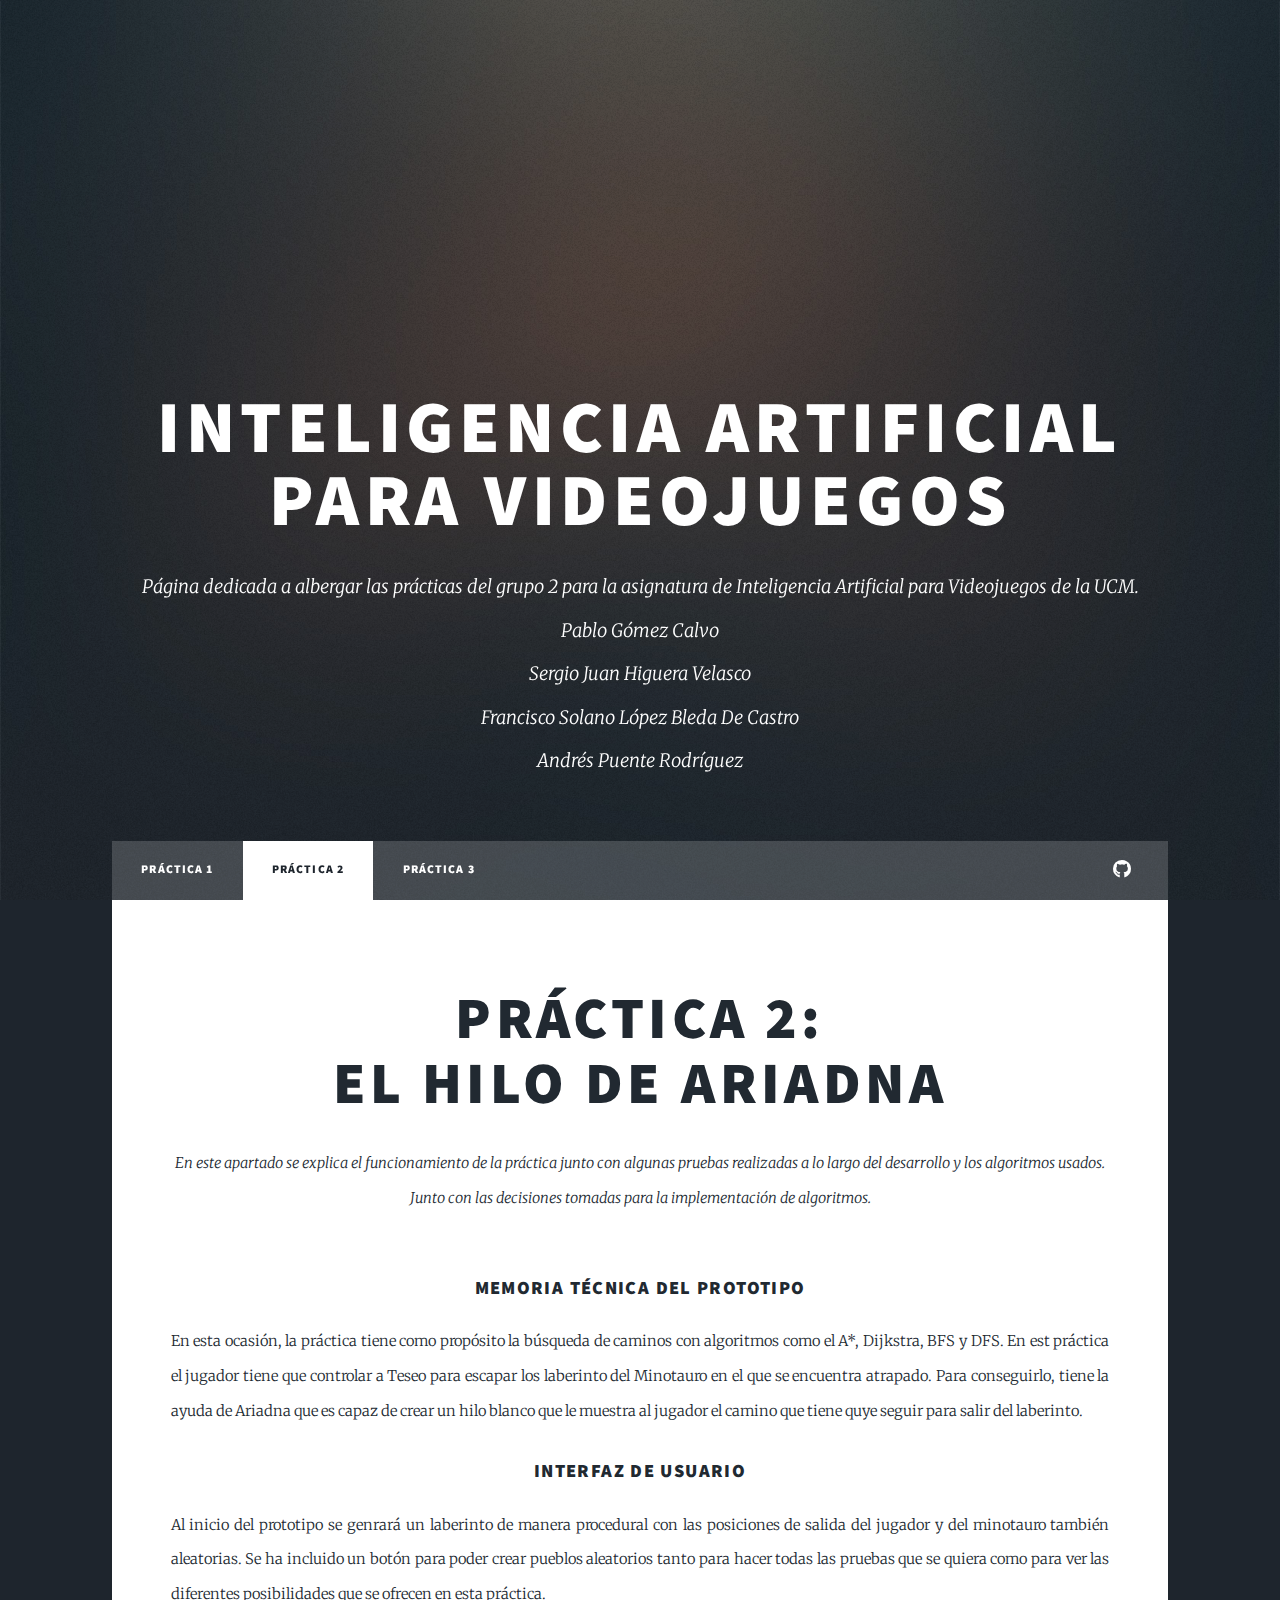
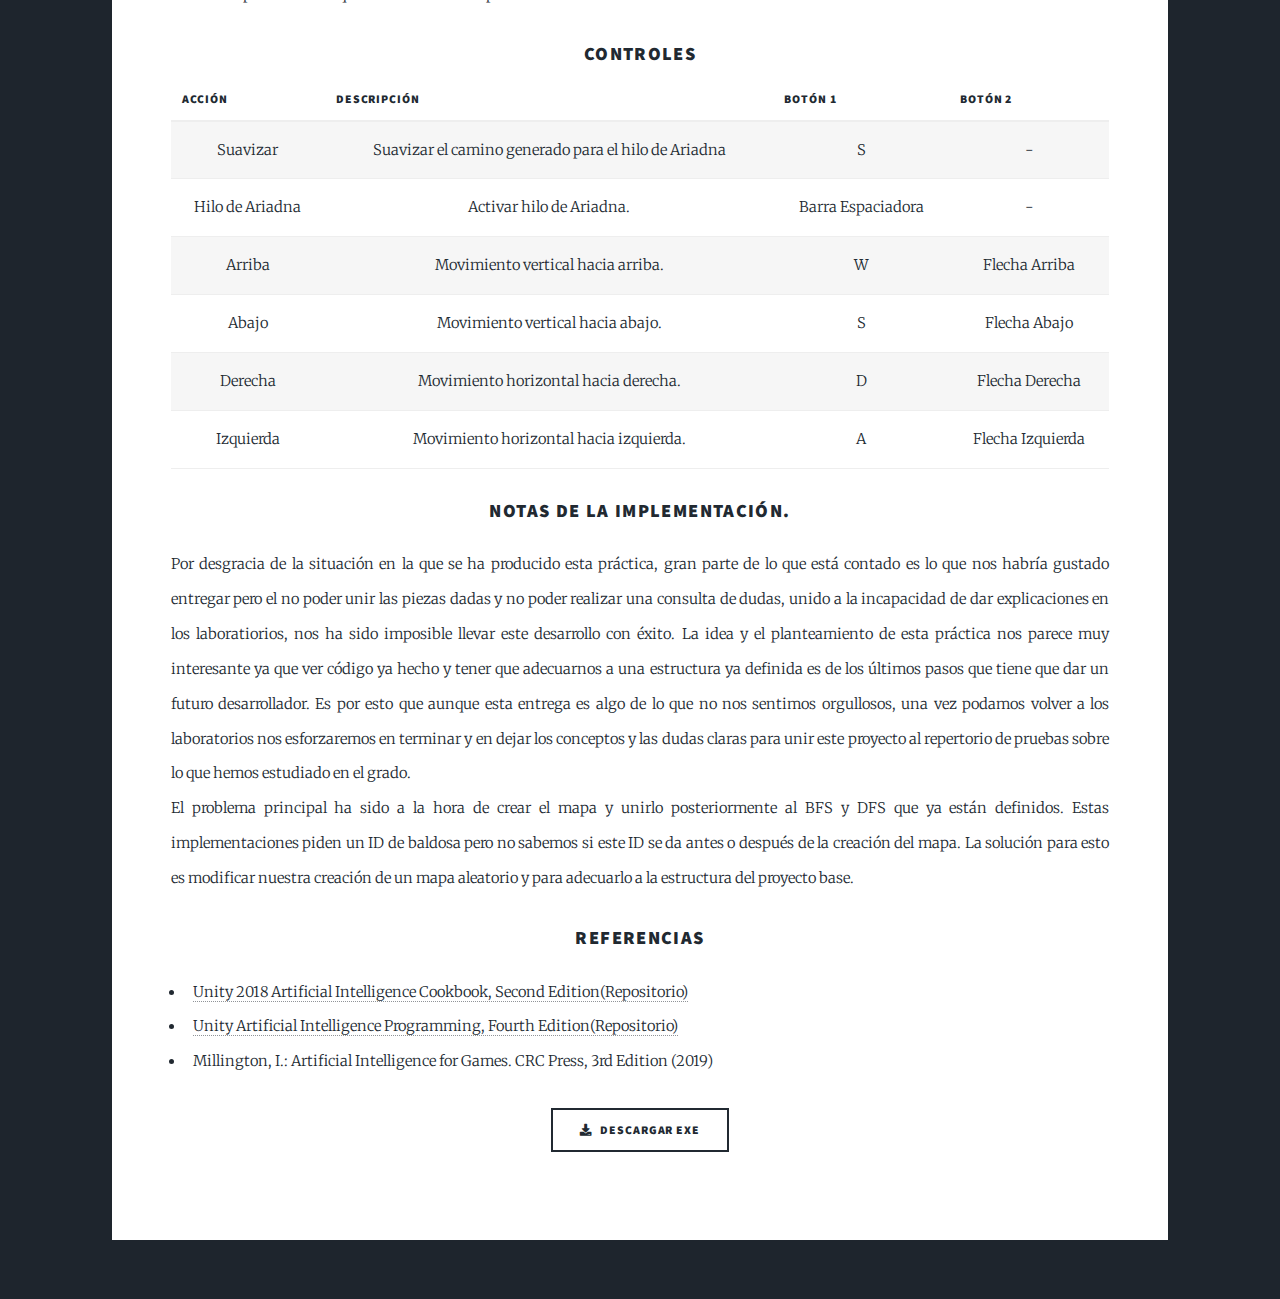
<file: generic.html>
<!DOCTYPE html>
<html>
  <head>
    <title>
      Inteligencia Artificial para Videojuegos.
    </title>
    <meta charset="utf-8" />
    <meta
      name="viewport"
      content="width=device-width, initial-scale=1, user-scalable=no"
    />
    <link rel="stylesheet" href="assets/css/main.css" />
    <noscript><link rel="stylesheet" href="assets/css/noscript.css"/></noscript>
  </head>
  <body class="is-preload">
    <!-- Wrapper -->
    <div id="wrapper" class="fade-in">
      <!-- Intro -->
      <div id="intro">
        <h1>Inteligencia Artificial para Videojuegos</h1>
        <p>
          Página dedicada a albergar las prácticas del grupo 2 para la
          asignatura de Inteligencia Artificial para Videojuegos de la UCM.
          <br />
          Pablo Gómez Calvo
          <br />
          Sergio Juan Higuera Velasco
          <br />
          Francisco Solano López Bleda De Castro
          <br />
          Andrés Puente Rodríguez
        </p>
      </div>

      <!-- Nav -->
      <nav id="nav">
        <ul class="links">
          <li class=""><a href="index.html">Práctica 1</a></li>

          <li class="active"><a href="generic.html">Práctica 2</a></li>
          <li><a href="P3.html">Práctica 3</a></li>

        </ul>
        <ul class="icons">
          <li>
            <a
              href="https://github.com/PabloGomezCalvo/Inteligencia-Artificial-en-Videojuegos"
              class="icon brands fa-github"
              ><span class="label">GitHub</span></a
            >
          </li>
        </ul>
      </nav>

      <!-- Main -->
      <div id="main">
        <!-- Featured Post -->
        <article class="post featured">
          <header class="major">
            <h2>
              Práctica 2:
              <br />
              El hilo de Ariadna
            </h2>
            <p>
              En este apartado se explica el funcionamiento de la práctica junto
              con algunas pruebas realizadas a lo largo del desarrollo y los
              algoritmos usados. Junto con las decisiones tomadas para la
              implementación de algoritmos.
            </p>
          </header>
          <h3>Memoria técnica del prototipo</h3>
          <p>
            En esta ocasión, la práctica tiene como propósito la búsqueda de
            caminos con algoritmos como el A*, Dijkstra, BFS y DFS. En est
            práctica el jugador tiene que controlar a Teseo para escapar los
            laberinto del Minotauro en el que se encuentra atrapado. Para
            conseguirlo, tiene la ayuda de Ariadna que es capaz de crear un hilo
            blanco que le muestra al jugador el camino que tiene quye seguir
            para salir del laberinto.
          </p>
          <h3>Interfaz de Usuario</h3>
          <p>
            Al inicio del prototipo se genrará un laberinto de manera procedural
            con las posiciones de salida del jugador y del minotauro también
            aleatorias. Se ha incluido un botón para poder crear pueblos
            aleatorios tanto para hacer todas las pruebas que se quiera como
            para ver las diferentes posibilidades que se ofrecen en esta
            práctica.
          </p>

          <h3>Controles</h3>
          <div class="table-wrapper">
            <table>
              <thead>
                <tr>
                  <th>Acción</th>
                  <th>Descripción</th>
                  <th>Botón 1</th>
                  <th>Botón 2</th>
                </tr>
              </thead>
              <tbody>
                <tr>
                  <td>Suavizar</td>
                  <td>Suavizar el camino generado para el hilo de Ariadna</td>
                  <td>S</td>
                  <td>-</td>
                </tr>
                <tr>
                  <td>Hilo de Ariadna</td>
                  <td>Activar hilo de Ariadna.</td>
                  <td>Barra Espaciadora</td>
                  <td>-</td>
                </tr>
                <tr>
                  <td>Arriba</td>
                  <td>Movimiento vertical hacia arriba.</td>
                  <td>W</td>
                  <td>Flecha Arriba</td>
                </tr>
                <tr>
                  <td>Abajo</td>
                  <td>Movimiento vertical hacia abajo.</td>
                  <td>S</td>
                  <td>Flecha Abajo</td>
                </tr>
                <tr>
                  <td>Derecha</td>
                  <td>Movimiento horizontal hacia derecha.</td>
                  <td>D</td>
                  <td>Flecha Derecha</td>
                </tr>
                <tr>
                  <td>Izquierda</td>
                  <td>Movimiento horizontal hacia izquierda.</td>
                  <td>A</td>
                  <td>Flecha Izquierda</td>
                </tr>
              </tbody>
            </table>
          </div>
          <h3>Notas de la implementación.</h3>
          <p>
            Por desgracia de la situación en la que se ha producido esta
            práctica, gran parte de lo que está contado es lo que nos habría
            gustado entregar pero el no poder unir las piezas dadas y no poder
            realizar una consulta de dudas, unido a la incapacidad de dar
            explicaciones en los laboratiorios, nos ha sido imposible llevar
            este desarrollo con éxito. La idea y el planteamiento de esta
            práctica nos parece muy interesante ya que ver código ya hecho y
            tener que adecuarnos a una estructura ya definida es de los últimos
            pasos que tiene que dar un futuro desarrollador. Es por esto que
            aunque esta entrega es algo de lo que no nos sentimos orgullosos,
            una vez podamos volver a los laboratorios nos esforzaremos en
            terminar y en dejar los conceptos y las dudas claras para unir este
            proyecto al repertorio de pruebas sobre lo que hemos estudiado en el
            grado.
            <br />
            El problema principal ha sido a la hora de crear el mapa y unirlo
            posteriormente al BFS y DFS que ya están definidos. Estas
            implementaciones piden un ID de baldosa pero no sabemos si este ID
            se da antes o después de la creación del mapa. La solución para esto
            es modificar nuestra creación de un mapa aleatorio y para adecuarlo
            a la estructura del proyecto base.
          </p>
          <h3>Referencias</h3>
          <ul>
            <li>
              <a
                href="https://github.com/PacktPublishing/Unity-2018-Artificial-Intelligence-Cookbook-Second-Edition"
                >Unity 2018 Artificial Intelligence Cookbook, Second
                Edition(Repositorio)</a
              >
            </li>
            <li>
              <a
                href="https://github.com/PacktPublishing/Unity-Artificial-Intelligence-Programming-Fourth-Edition"
                >Unity Artificial Intelligence Programming, Fourth
                Edition(Repositorio)</a
              >
            </li>
            <li>
              Millington, I.: Artificial Intelligence for Games. CRC Press, 3rd
              Edition (2019)
            </li>
          </ul>
          <ul class="actions special">
            <li>
              <a href="" class="button icon solid fa-download">Descargar EXE</a>
            </li>
          </ul>
        </article>
      </div>

      <!-- Copyright -->
      <div id="copyright"></div>
    </div>

    <!-- Scripts -->
    <script src="assets/js/jquery.min.js"></script>
    <script src="assets/js/jquery.scrollex.min.js"></script>
    <script src="assets/js/jquery.scrolly.min.js"></script>
    <script src="assets/js/browser.min.js"></script>
    <script src="assets/js/breakpoints.min.js"></script>
    <script src="assets/js/util.js"></script>
    <script src="assets/js/main.js"></script>
  </body>
</html>
</file>
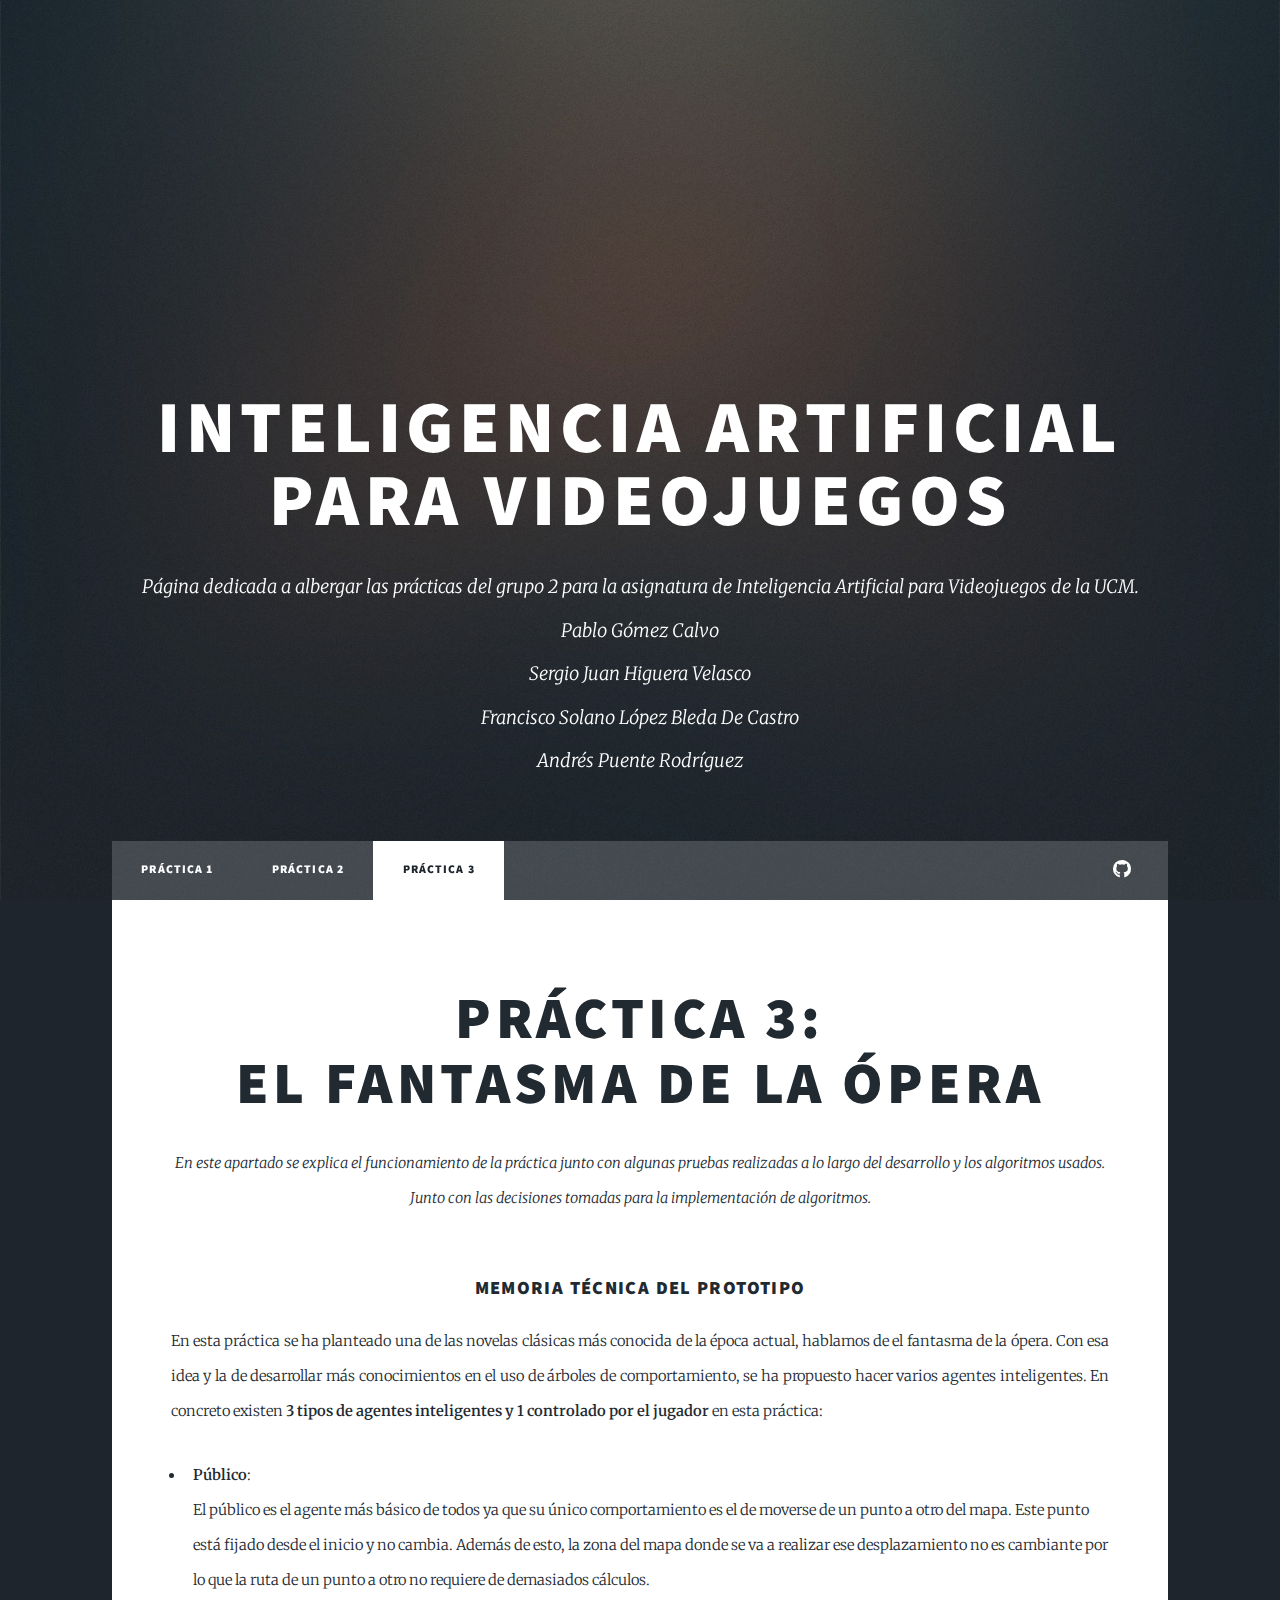
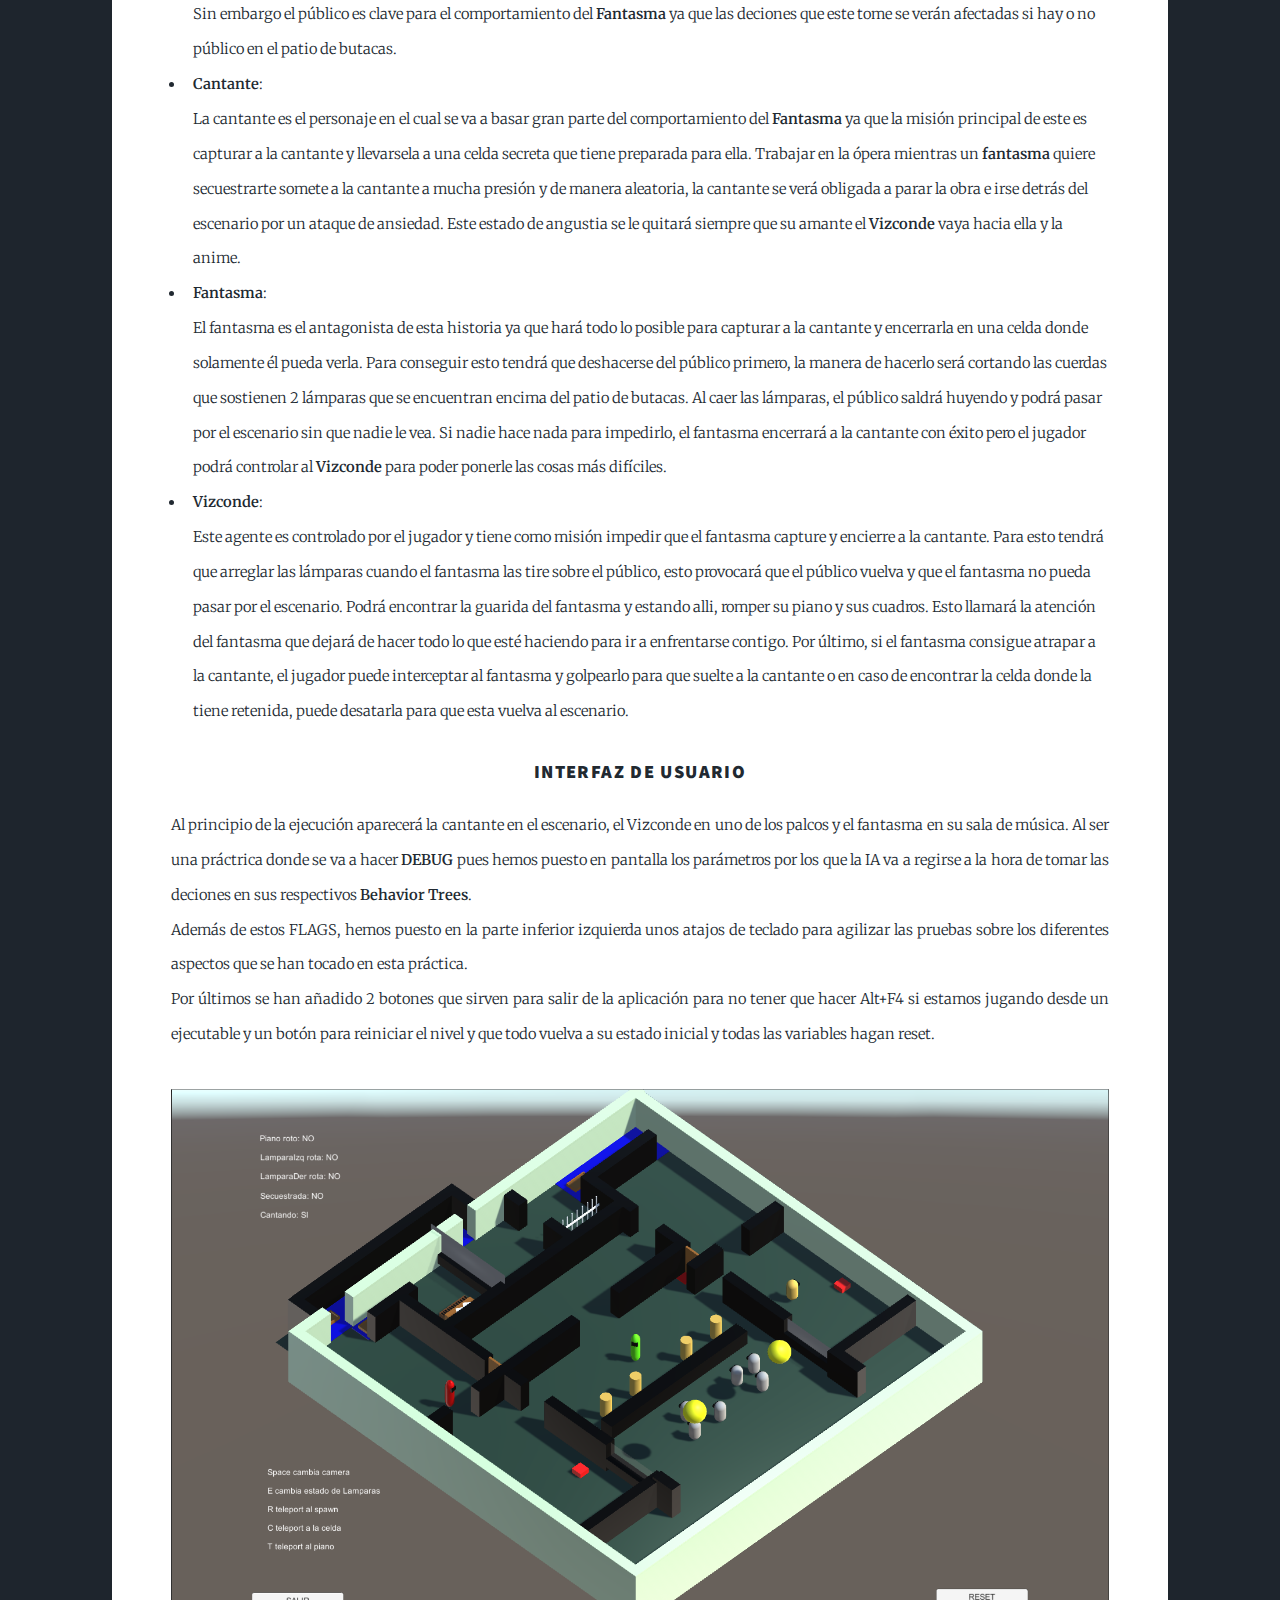
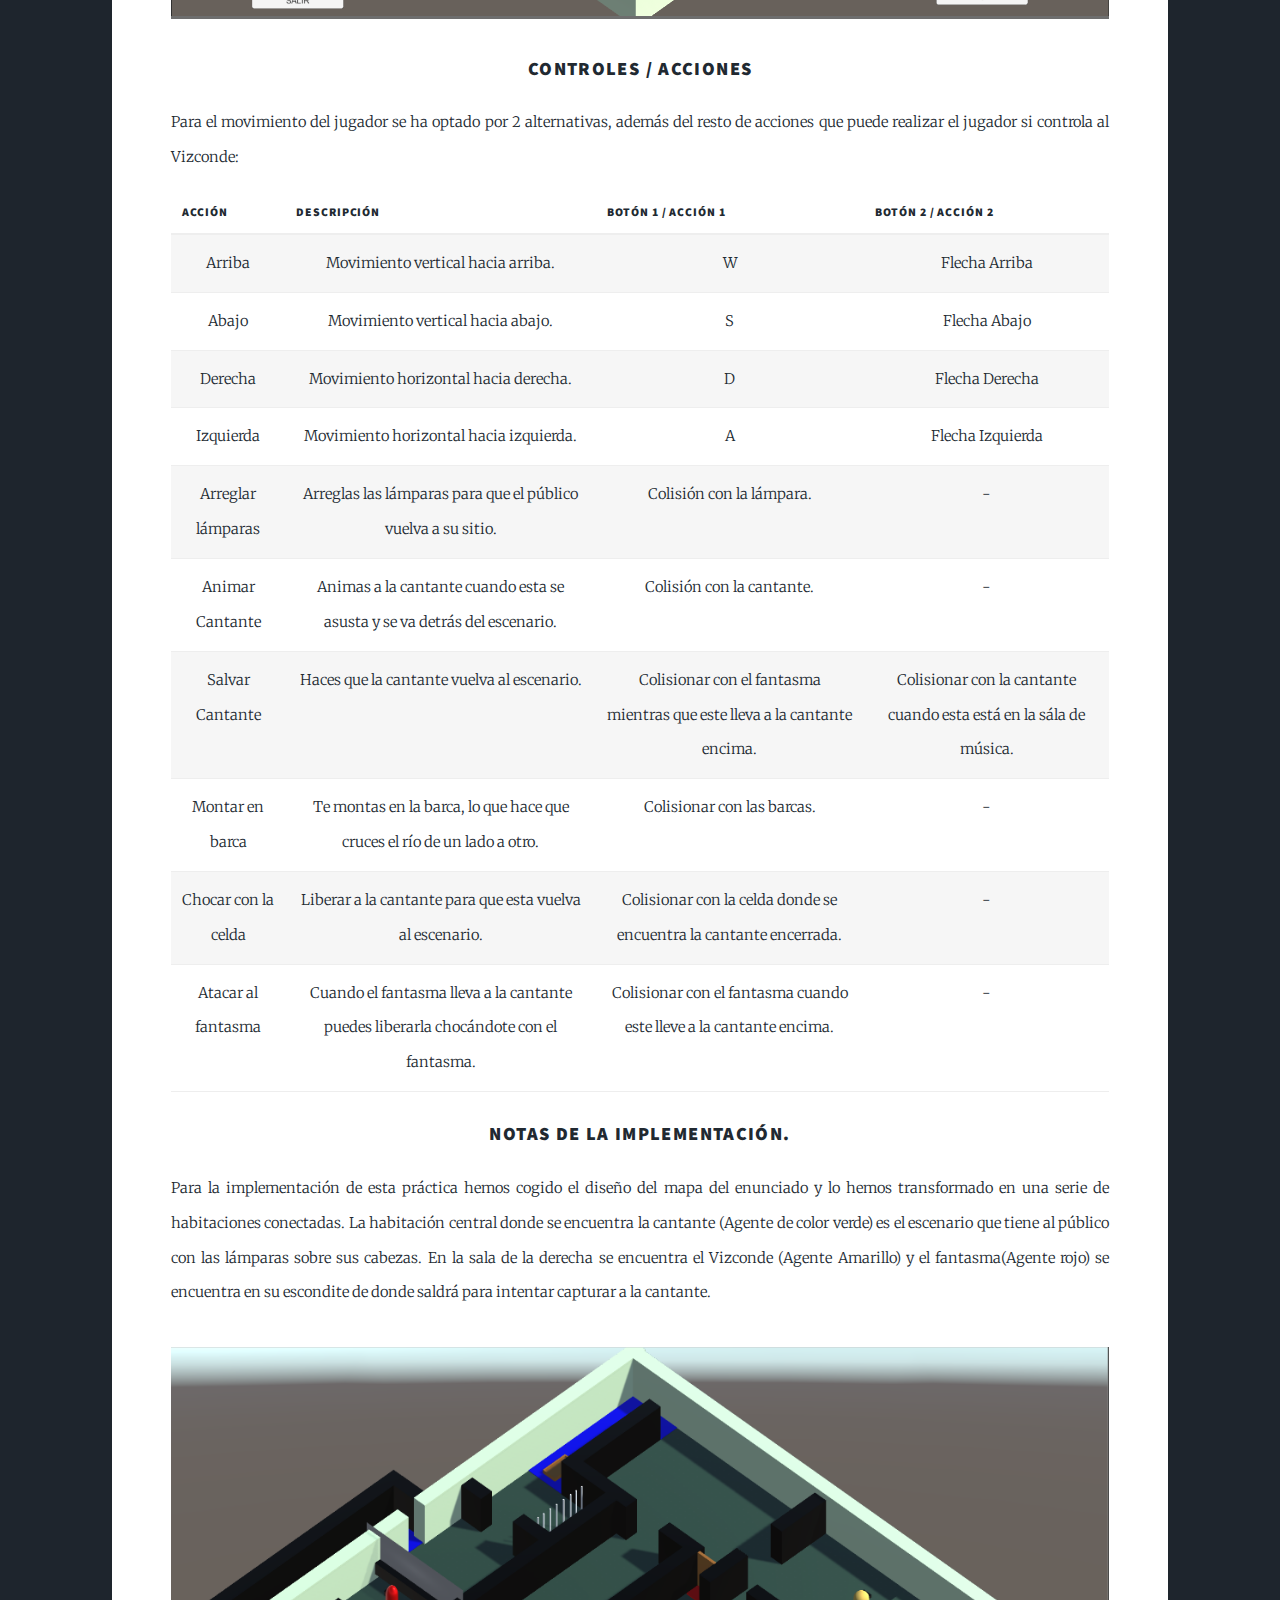
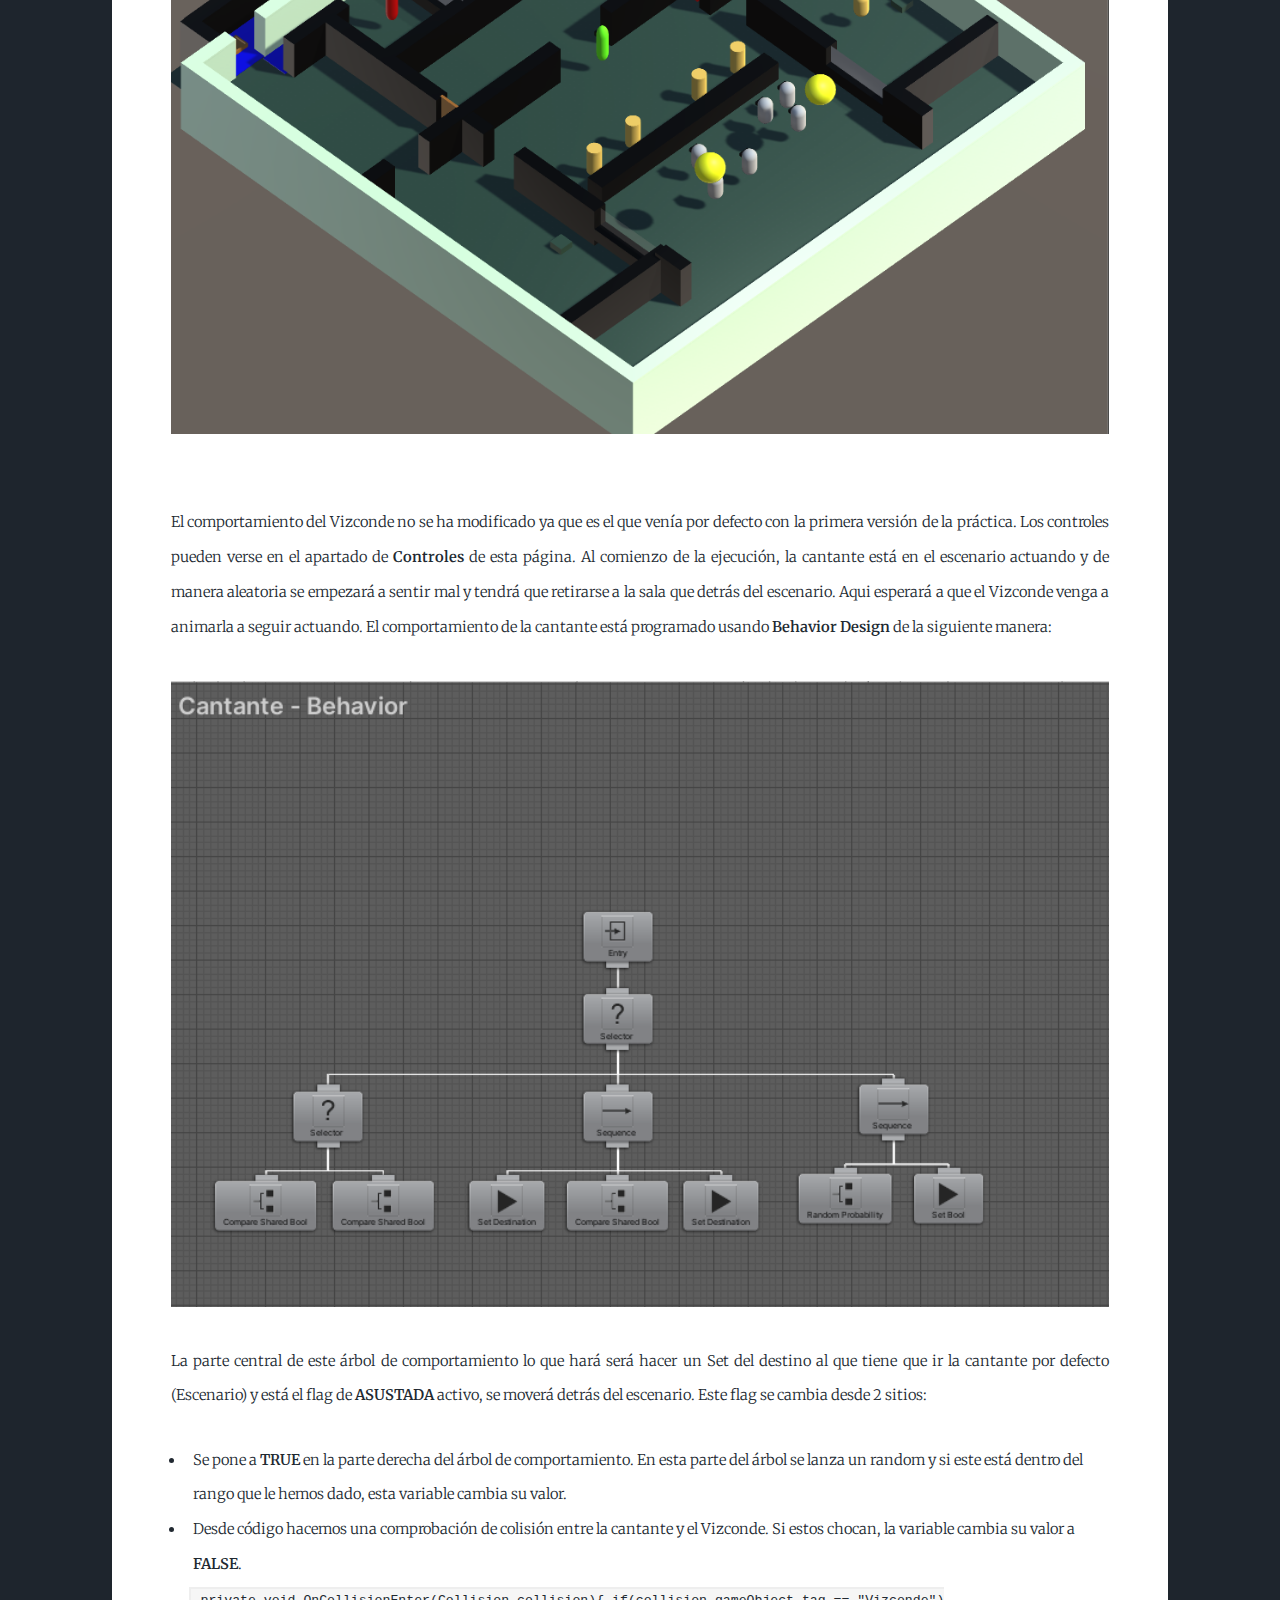
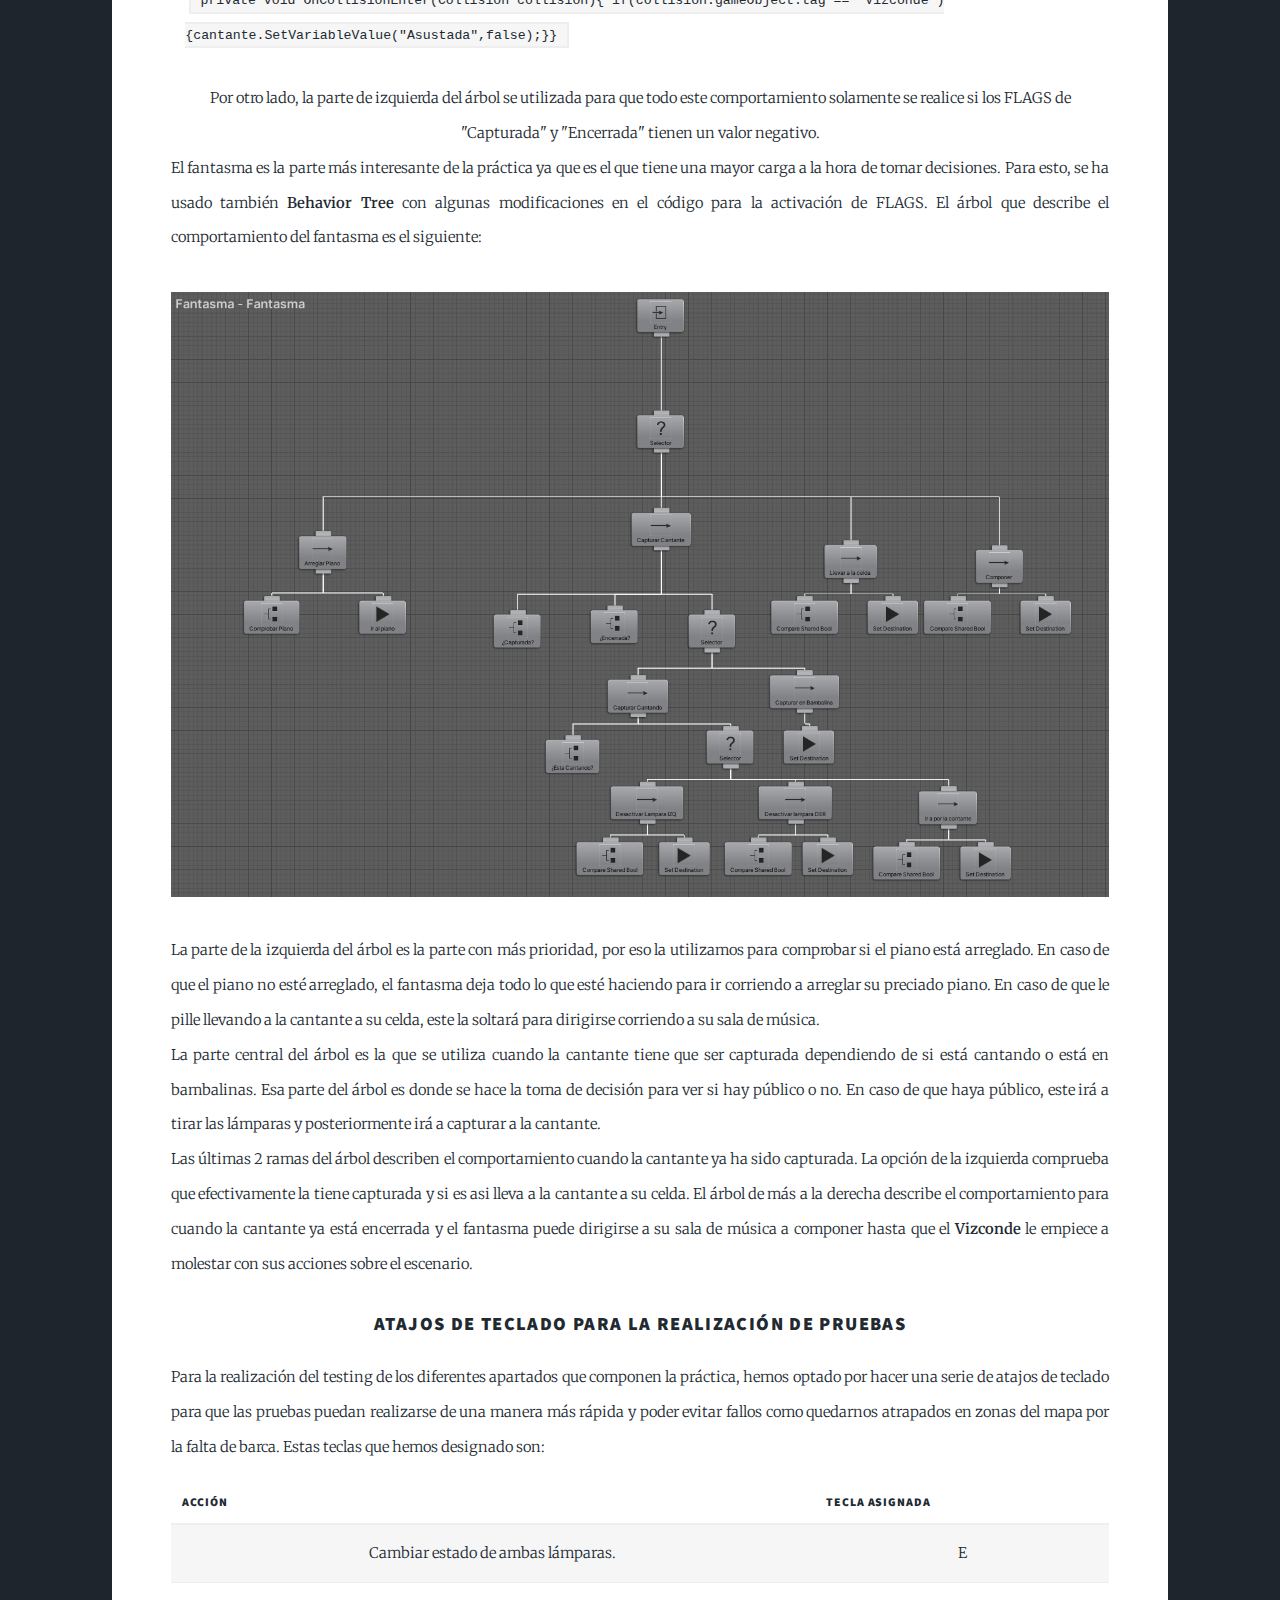
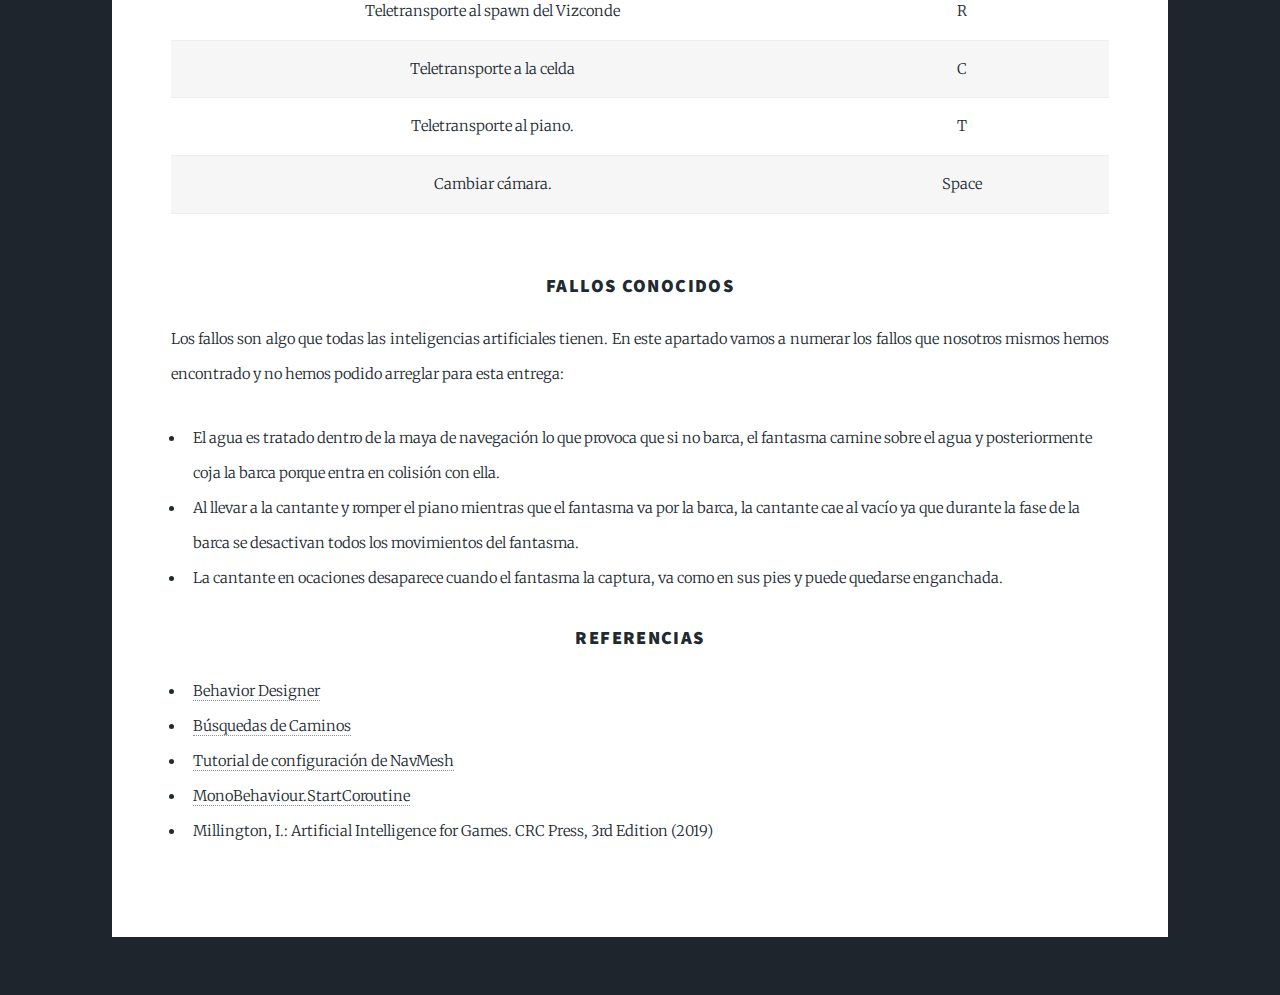
<file: P3.html>
<!DOCTYPE html>
<html>
  <head>
    <title>
      Inteligencia Artificial para Videojuegos.
    </title>
    <meta charset="utf-8" />
    <meta
      name="viewport"
      content="width=device-width, initial-scale=1, user-scalable=no"
    />
    <link rel="stylesheet" href="assets/css/main.css" />
    <noscript><link rel="stylesheet" href="assets/css/noscript.css"/></noscript>
  </head>
  <body class="is-preload">
    <!-- Wrapper -->
    <div id="wrapper" class="fade-in">
      <!-- Intro -->
      <div id="intro">
        <h1>Inteligencia Artificial para Videojuegos</h1>
        <p>
          Página dedicada a albergar las prácticas del grupo 2 para la
          asignatura de Inteligencia Artificial para Videojuegos de la UCM.
          <br />
          Pablo Gómez Calvo
          <br />
          Sergio Juan Higuera Velasco
          <br />
          Francisco Solano López Bleda De Castro
          <br />
          Andrés Puente Rodríguez
        </p>
      </div>

      <!-- Nav -->
      <nav id="nav">
        <ul class="links">
          <li ><a href="index.html">Práctica 1</a></li>

          <li><a href="generic.html">Práctica 2</a></li>
           
          <li class="active"><a href="P3.html">Práctica 3</a></li>
             
            
        </ul>
        <ul class="icons">
          <li>
            <a
              href="https://github.com/PabloGomezCalvo/Inteligencia-Artificial-en-Videojuegos"
              class="icon brands fa-github"
              ><span class="label">GitHub</span></a
            >
          </li>
        </ul>
      </nav>

      <!-- Main -->
      <div id="main">
        <!-- Featured Post -->
        <article class="post featured">
          <header class="major">
            <h2>
              Práctica 3:
              <br />
              El fantasma de la ópera
            </h2>
            <p>
              En este apartado se explica el funcionamiento de la práctica junto
              con algunas pruebas realizadas a lo largo del desarrollo y los
              algoritmos usados. Junto con las decisiones tomadas para la
              implementación de algoritmos.
            </p>
          </header>
          <h3>Memoria técnica del prototipo</h3>
          <p>
           En esta práctica se ha planteado una de las novelas clásicas más conocida de la época actual, hablamos de el fantasma de la ópera.
           Con esa idea y la de desarrollar más conocimientos en el uso de árboles de comportamiento, se ha propuesto hacer varios agentes inteligentes.
           En concreto existen <b>3 tipos de agentes inteligentes y 1 controlado por el jugador</b> en esta práctica:
           <ul>
            <li><b>Público</b>:
              <br>
              El público es el agente más básico de todos ya que su único comportamiento es el de moverse de un punto a otro del mapa. Este punto está fijado desde el inicio y no cambia.
              Además de esto, la zona del mapa donde se va a realizar ese desplazamiento no es cambiante por lo que la ruta de un punto a otro no requiere de demasiados cálculos.
              <br>
              Sin embargo el público es clave para el comportamiento del <b>Fantasma</b> ya que las deciones que este tome se verán afectadas si hay o no público en el patio de butacas.

            </li>
            <li><b>Cantante</b>:
            <br>
            La cantante es el personaje en el cual se va a basar gran parte del comportamiento del <b>Fantasma</b> ya que la misión principal de este es capturar a la cantante y llevarsela a una celda secreta que tiene preparada para ella.
            Trabajar en la ópera mientras un <b>fantasma</b> quiere secuestrarte somete a la cantante a mucha presión y de manera aleatoria, la cantante se verá obligada a parar la obra e irse detrás del escenario por un ataque de ansiedad.
            Este estado de angustia se le quitará siempre que su amante el <b>Vizconde</b> vaya hacia ella y la anime.
          </li>
          <li><b>Fantasma</b>:
          <br>
          El fantasma es el antagonista de esta historia ya que hará todo lo posible para capturar a la cantante y encerrarla en una celda donde solamente él pueda verla.
          Para conseguir esto tendrá que deshacerse del público primero, la manera de hacerlo será cortando las cuerdas que sostienen 2 lámparas que se encuentran encima del patio de butacas. Al caer las lámparas, el público saldrá huyendo y podrá pasar por el escenario sin que nadie le vea.
          Si nadie hace nada para impedirlo, el fantasma encerrará a la cantante con éxito pero el jugador podrá controlar al <b>Vizconde</b> para poder ponerle las cosas más difíciles.
          </li>
          <li>
            <b>Vizconde</b>:
            <br>
            Este agente es controlado por el jugador y tiene como misión impedir que el fantasma capture y encierre a la cantante. Para esto tendrá que arreglar las lámparas cuando el fantasma las tire sobre el público, esto provocará que el público vuelva y que el fantasma no pueda pasar por el escenario.
            Podrá encontrar la guarida del fantasma y estando alli, romper su piano y sus cuadros. Esto llamará la atención del fantasma que dejará de hacer todo lo que esté haciendo para ir a enfrentarse contigo.
            Por último, si el fantasma consigue atrapar a la cantante, el jugador puede interceptar al fantasma y golpearlo para que suelte a la cantante o en caso de encontrar la celda donde la tiene retenida, puede desatarla para que esta vuelva al escenario.
          </li>
          </ul>
          </p>
          <h3>Interfaz de Usuario</h3>

          <p>
            Al principio de la ejecución aparecerá la cantante en el escenario, el Vizconde en uno de los palcos y el fantasma en su sala de música. Al ser una práctrica donde se va a hacer <b>DEBUG</b> pues hemos puesto en pantalla los parámetros por los que la IA va a regirse a la hora de tomar las deciones en sus respectivos <b>Behavior Trees</b>.
            <br>Además de estos FLAGS, hemos puesto en la parte inferior izquierda unos atajos de teclado para agilizar las pruebas sobre los diferentes aspectos que se han tocado en esta práctica.
            <br> Por últimos se han añadido 2 botones que sirven para salir de la aplicación para no tener que hacer Alt+F4 si estamos jugando desde un ejecutable y un botón para reiniciar el nivel y que todo vuelva a su estado inicial y todas las variables hagan reset.
            <span class="image fit"><img src="images/Interfaz.PNG" alt=""/></span>

          </p>


          <h3>Controles / Acciones</h3>
          <p>
            Para el movimiento del jugador se ha optado por 2 alternativas, además del resto de acciones que puede realizar el jugador si controla al Vizconde:
          </p>

          <div class="table-wrapper">
            <table>
              <thead>
                <tr>
                  <th>Acción</th>
                  <th>Descripción</th>
                  <th>Botón 1 / Acción 1</th>
                  <th>Botón 2 / Acción 2</th>
                </tr>
              </thead>
              <tbody>
                <tr>
                  <td>Arriba</td>
                  <td>Movimiento vertical hacia arriba.</td>
                  <td>W</td>
                  <td>Flecha Arriba</td>
                </tr>
                <tr>
                  <td>Abajo</td>
                  <td>Movimiento vertical hacia abajo.</td>
                  <td>S</td>
                  <td>Flecha Abajo</td>
                </tr>
                <tr>
                  <td>Derecha</td>
                  <td>Movimiento horizontal hacia derecha.</td>
                  <td>D</td>
                  <td>Flecha Derecha</td>
                </tr>
                <tr>
                  <td>Izquierda</td>
                  <td>Movimiento horizontal hacia izquierda.</td>
                  <td>A</td>
                  <td>Flecha Izquierda</td>
                </tr>
                <tr>
                  <td>Arreglar lámparas</td>
                  <td>Arreglas las lámparas para que el público vuelva a su sitio.</td>
                  <td>Colisión con la lámpara.</td>
                  <td>-</td>
                </tr>
                <tr>
                  <td>Animar Cantante</td>
                  <td>Animas a la cantante cuando esta se asusta y se va detrás del escenario.</td>
                  <td>Colisión con la cantante.</td>
                  <td>-</td>
                </tr>
                <tr>
                  <td>Salvar Cantante</td>
                  <td>Haces que la cantante vuelva al escenario.</td>
                  <td>Colisionar con el fantasma mientras que este lleva a la cantante encima.</td>
                  <td>Colisionar con la cantante cuando esta está en la sála de música.</td>
                </tr>
                <tr>
                  <td>Montar en barca</td>
                  <td>Te montas en la barca, lo que hace que cruces el río de un lado a otro.</td>
                  <td>Colisionar con las barcas.</td>
                  <td>-</td>
                </tr>
                <tr>
                  <td>Chocar con la celda</td>
                  <td>Liberar a la cantante para que esta vuelva al escenario.</td>
                  <td>Colisionar con la celda donde se encuentra la cantante encerrada.</td>
                  <td>-</td>
                </tr>
                <tr>
                  <td>Atacar al fantasma</td>
                  <td>Cuando el fantasma lleva a la cantante puedes liberarla chocándote con el fantasma.</td>
                  <td>Colisionar con el fantasma cuando este lleve a la cantante encima.</td>
                  <td>-</td>
                </tr>
              </tbody>
            </table>
          </div>
          <h3>Notas de la implementación.</h3>
          <p>
            Para la implementación de esta práctica hemos cogido el diseño del mapa del enunciado y lo hemos transformado en una serie de habitaciones conectadas.
            La habitación central donde se encuentra la cantante (Agente de color verde) es el escenario que tiene al público con las lámparas sobre sus cabezas. 
            En la sala de la derecha se encuentra el Vizconde (Agente Amarillo) y el fantasma(Agente rojo) se encuentra en su escondite de donde saldrá para intentar capturar a la cantante.
          <br>
            <span class="image fit"><img src="images/Start.png" alt=""/></span>
           <br>
           El comportamiento del Vizconde no se ha modificado ya que es el que venía por defecto con la primera versión de la práctica. Los controles pueden verse en el apartado de <b>Controles</b> de esta página.
           Al comienzo de la ejecución, la cantante está en el escenario actuando y de manera aleatoria se empezará a sentir mal y tendrá que retirarse a la sala que detrás del escenario. Aqui esperará a que el Vizconde venga a animarla a seguir actuando.

            El comportamiento de la cantante está programado usando <b>Behavior Design</b> de la siguiente manera:
            <span class="image fit"><img src="images/Behavior_Design_Cantante.PNG" alt=""/></span>
            La parte central de este árbol de comportamiento lo que hará será hacer un Set del destino al que tiene que ir la cantante por defecto (Escenario) y está el flag de <b>ASUSTADA</b> activo, se moverá detrás del escenario.
            Este flag se cambia desde 2 sitios:
            <ul>
              <li>Se pone a <b>TRUE</b> en la parte derecha del árbol de comportamiento. En esta parte del árbol se lanza un random y si este está dentro del rango que le hemos dado, esta variable cambia su valor.</li>
              <li>Desde código hacemos una comprobación de colisión entre la cantante y el Vizconde. Si estos chocan, la variable cambia su valor a <b>FALSE</b>.</li>
              <code>
                private void OnCollisionEnter(Collision collision){
        if(collision.gameObject.tag == "Vizconde"){cantante.SetVariableValue("Asustada",false);}}
              </code>
            </ul>
            Por otro lado, la parte de izquierda del árbol se utilizada para que todo este comportamiento solamente se realice si los FLAGS de "Capturada" y "Encerrada" tienen un valor negativo.  
<p>
  El fantasma es la parte más interesante de la práctica ya que es el que tiene una mayor carga a la hora de tomar decisiones. Para esto, se ha usado también <b>Behavior Tree</b> con algunas modificaciones en el código para la activación de FLAGS.
  El árbol que describe el comportamiento del fantasma es el siguiente:

  <span class="image fit"><img src="images/Behavior_Design_Fantasma.PNG" alt=""/></span>

La parte de la izquierda del árbol es la parte con más prioridad, por eso la utilizamos para comprobar si el piano está arreglado. En caso de que el piano no esté arreglado, el fantasma deja todo lo que esté haciendo para ir corriendo a arreglar su preciado piano.
En caso de que le pille llevando a la cantante a su celda, este la soltará para dirigirse corriendo a su sala de música.
<br>
La parte central del árbol es la que se utiliza cuando la cantante tiene que ser capturada dependiendo de si está cantando o está en bambalinas. Esa parte del árbol es donde se hace la toma de decisión para ver si hay público o no. En caso de que haya público, este irá a tirar las lámparas y posteriormente irá a capturar a la cantante.
<br>
Las últimas 2 ramas del árbol describen el comportamiento cuando la cantante ya ha sido capturada. La opción de la izquierda comprueba que efectivamente la tiene capturada y si es asi lleva a la cantante a su celda. El árbol de más a la derecha describe el comportamiento para cuando la cantante ya está encerrada y el fantasma puede dirigirse a su sala de música a componer hasta que el <b>Vizconde</b> le empiece a molestar con sus acciones sobre el escenario.
</p>
  <h3>Atajos de teclado para la realización de pruebas</h3>
  <p>
    Para la realización del testing de los diferentes apartados que componen la práctica, hemos optado por hacer una serie de atajos de teclado para que las pruebas puedan realizarse de una manera más rápida y poder evitar fallos como quedarnos atrapados en zonas del mapa por la falta de barca.
    Estas teclas que hemos designado son:
            <div class="table-wrapper">
              <table>
                <thead>
                  <tr>
                    <th>Acción</th>
                    <th>Tecla asignada</th>
                  </tr>
                </thead>
                <tbody>
                  <tr>
                    <td>Cambiar estado de ambas lámparas.</td>
                    <td>E</td>
                  </tr>
                  <tr>
                    <td>Teletransporte al spawn del Vizconde</td>
                    <td>R</td>
                  </tr>
                  <tr>
                    <td>Teletransporte a la celda</td>
                    <td>C</td>
                  </tr>
                  <tr>
                    <td>Teletransporte al piano.</td>
                    <td>T</td>
                  </tr>
                  <tr>
                    <td>Cambiar cámara.</td>
                    <td>Space</td>
                  </tr>
                </tbody>
              </table>
            </div>
          </p>
          <h3>Fallos conocidos</h3>
          <p>
            Los fallos son algo que todas las inteligencias artificiales tienen. En este apartado vamos a numerar los fallos que nosotros mismos hemos encontrado y no hemos podido arreglar para esta entrega:
<ul>
  <li>
    El agua es tratado dentro de la maya de navegación lo que provoca que si no barca, el fantasma camine sobre el agua y posteriormente coja la barca porque entra en colisión con ella.
  </li>
  <li>
    Al llevar a la cantante y romper el piano mientras que el fantasma va por la barca, la cantante cae al vacío ya que durante la fase de la barca se desactivan todos los movimientos del fantasma.
  </li>
  <li>
    La cantante en ocaciones desaparece cuando el fantasma la captura, va como en sus pies y puede quedarse enganchada.
  </li>
</ul>
          </p>
          
          
          <h3>Referencias</h3>
          <ul>
            <li>
              <a
                href="https://opsive.com/assets/behavior-designer/"
                >Behavior Designer</a>
            </li>
            <li>
              <a
                href="https://docs.unity3d.com/Manual/nav-BuildingNavMesh.html"
                >Búsquedas de Caminos</a>
            </li>
            <li>
              <a
                href="https://learn.unity.com/tutorial/unity-navmesh#5c7f8528edbc2a002053b498"
                >Tutorial de configuración de NavMesh
              </a>
            </li>
            <li>
              <a
                href="https://docs.unity3d.com/ScriptReference/MonoBehaviour.StartCoroutine.html"
                >MonoBehaviour.StartCoroutine
              </a>
            </li>
            <li>
              Millington, I.: Artificial Intelligence for Games. CRC Press, 3rd
              Edition (2019)
            </li>
          </ul>
          
        </article>
      </div>

      <!-- Copyright -->
      <div id="copyright"></div>
    </div>

    <!-- Scripts -->
    <script src="assets/js/jquery.min.js"></script>
    <script src="assets/js/jquery.scrollex.min.js"></script>
    <script src="assets/js/jquery.scrolly.min.js"></script>
    <script src="assets/js/browser.min.js"></script>
    <script src="assets/js/breakpoints.min.js"></script>
    <script src="assets/js/util.js"></script>
    <script src="assets/js/main.js"></script>
  </body>
</html>
</file>
<file: assets/css/main.css>
@import url(fontawesome-all.min.css);
@import url("https://fonts.googleapis.com/css?family=Merriweather:300,700,300italic,700italic|Source+Sans+Pro:900");

/*
	Massively by HTML5 UP
	html5up.net | @ajlkn
	Free for personal and commercial use under the CCA 3.0 license (html5up.net/license)
*/

html,
body,
div,
span,
applet,
object,
iframe,
h1,
h2,
h3,
h4,
h5,
h6,
p,
blockquote,
pre,
a,
abbr,
acronym,
address,
big,
cite,
code,
del,
dfn,
em,
img,
ins,
kbd,
q,
s,
samp,
small,
strike,
strong,
sub,
sup,
tt,
var,
b,
u,
i,
center,
dl,
dt,
dd,
ol,
ul,
li,
fieldset,
form,
label,
legend,
table,
caption,
tbody,
tfoot,
thead,
tr,
th,
td,
article,
aside,
canvas,
details,
embed,
figure,
figcaption,
footer,
header,
hgroup,
menu,
nav,
output,
ruby,
section,
summary,
time,
mark,
audio,
video {
  margin: 0;
  padding: 0;
  border: 0;
  font-size: 100%;
  font: inherit;
  vertical-align: baseline;
}
ul {
  text-align: left;
}
article,
aside,
details,
figcaption,
figure,
footer,
header,
hgroup,
menu,
nav,
section {
  display: block;
}

body {
  line-height: 1;
}

ol,
ul {
  list-style: none;
}

blockquote,
q {
  quotes: none;
}

blockquote:before,
blockquote:after,
q:before,
q:after {
  content: "";
  content: none;
}

table {
  border-collapse: collapse;
  border-spacing: 0;
}

body {
  -webkit-text-size-adjust: none;
}

mark {
  background-color: transparent;
  color: inherit;
}

input::-moz-focus-inner {
  border: 0;
  padding: 0;
}

input,
select,
textarea {
  -moz-appearance: none;
  -webkit-appearance: none;
  -ms-appearance: none;
  appearance: none;
}

/* Basic */

@-ms-viewport {
  width: device-width;
}

body {
  -ms-overflow-style: scrollbar;
}

@media screen and (max-width: 480px) {
  html,
  body {
    min-width: 320px;
  }
}

html {
  box-sizing: border-box;
}

*,
*:before,
*:after {
  box-sizing: inherit;
}

body {
  background-color: #1e252d;
}

body.is-preload *,
body.is-preload *:before,
body.is-preload *:after {
  -moz-animation: none !important;
  -webkit-animation: none !important;
  -ms-animation: none !important;
  animation: none !important;
  -moz-transition: none !important;
  -webkit-transition: none !important;
  -ms-transition: none !important;
  transition: none !important;
}

/* Type */

html {
  font-size: 16pt;
}

@media screen and (max-width: 1680px) {
  html {
    font-size: 12pt;
  }
}

@media screen and (max-width: 1280px) {
  html {
    font-size: 11pt;
  }
}

@media screen and (max-width: 360px) {
  html {
    font-size: 10pt;
  }
}

body {
  color: #212931;
}

body,
input,
select,
textarea {
  font-family: "Merriweather", Georgia, serif;
  font-weight: 300;
  font-size: 1rem;
  line-height: 2.375;
}

a {
  -moz-transition: color 0.2s ease-in-out, background-color 0.2s ease-in-out,
    border-color 0.2s ease-in-out, box-shadow 0.2s ease-in-out;
  -webkit-transition: color 0.2s ease-in-out, background-color 0.2s ease-in-out,
    border-color 0.2s ease-in-out, box-shadow 0.2s ease-in-out;
  -ms-transition: color 0.2s ease-in-out, background-color 0.2s ease-in-out,
    border-color 0.2s ease-in-out, box-shadow 0.2s ease-in-out;
  transition: color 0.2s ease-in-out, background-color 0.2s ease-in-out,
    border-color 0.2s ease-in-out, box-shadow 0.2s ease-in-out;
  border-bottom: dotted 1px;
  text-decoration: none;
}

a:hover {
  border-bottom-color: transparent;
}

strong,
b {
  font-weight: 600;
}

em,
i {
  font-style: italic;
}

p {
  text-align: justify;
  margin: 0 0 2rem 0;
}

h1,
h2,
h3,
h4,
h5,
h6 {
  font-family: "Source Sans Pro", Helvetica, sans-serif;
  font-weight: 900;
  line-height: 1.5;
  letter-spacing: 0.075em;
  text-transform: uppercase;
  margin: 0 0 1rem 0;
}

h1 a,
h2 a,
h3 a,
h4 a,
h5 a,
h6 a {
  border-bottom: 0;
  color: inherit;
  text-decoration: none;
}

h1 {
  font-size: 4rem;
  line-height: 1.1;
  margin: 0 0 2rem 0;
}

h2 {
  font-size: 1.75rem;
  line-height: 1.3;
  margin: 0 0 1.5rem 0;
}

h3 {
  font-size: 1.25rem;
  margin: 0 0 1.5rem 0;
}

h4 {
  font-size: 1rem;
}

h5 {
  font-size: 0.9rem;
}

h6 {
  font-size: 0.8rem;
}

sub {
  font-size: 0.8rem;
  position: relative;
  top: 0.5rem;
}

sup {
  font-size: 0.8rem;
  position: relative;
  top: -0.5rem;
}

blockquote {
  border-left: solid 4px;
  font-style: italic;
  margin: 0 0 2rem 0;
  padding: 0.5rem 0 0.5rem 2rem;
}

code {
  border: solid 2px;
  font-family: "Courier New", monospace;
  font-size: 0.9rem;
  margin: 0 0.25rem;
  padding: 0.25rem 0.65rem;
}

pre {
  -webkit-overflow-scrolling: touch;
  font-family: "Courier New", monospace;
  font-size: 0.9rem;
  margin: 0 0 2rem 0;
}

pre code {
  display: block;
  line-height: 1.75;
  padding: 1rem 1.5rem;
  overflow-x: auto;
  text-align: left;
}

hr {
  border: 0;
  border-bottom: solid 2px;
  margin: 3rem 0;
}

hr.major {
  margin: 5rem 0;
}

.align-left {
  text-align: left;
}

.align-center {
  text-align: center;
}

.align-right {
  text-align: right;
}

input,
select,
textarea {
  color: #212931;
}

a {
  color: #212931;
  border-bottom-color: rgba(33, 41, 49, 0.5);
}

a:hover {
  border-bottom-color: transparent;
  color: #18bfef !important;
}

strong,
b {
  color: #212931;
}

h1,
h2,
h3,
h4,
h5,
h6 {
  color: #212931;
}

blockquote {
  border-left-color: #eeeeee;
}

code {
  background: rgba(220, 220, 220, 0.25);
  border-color: #eeeeee;
}

hr {
  border-bottom-color: #eeeeee;
}

/* Row */

.row {
  display: flex;
  flex-wrap: wrap;
  box-sizing: border-box;
  align-items: stretch;
}

.row > * {
  box-sizing: border-box;
}

.row.gtr-uniform > * > :last-child {
  margin-bottom: 0;
}

.row.aln-left {
  justify-content: flex-start;
}

.row.aln-center {
  justify-content: center;
}

.row.aln-right {
  justify-content: flex-end;
}

.row.aln-top {
  align-items: flex-start;
}

.row.aln-middle {
  align-items: center;
}

.row.aln-bottom {
  align-items: flex-end;
}

.row > .imp {
  order: -1;
}

.row > .col-1 {
  width: 8.33333%;
}

.row > .off-1 {
  margin-left: 8.33333%;
}

.row > .col-2 {
  width: 16.66667%;
}

.row > .off-2 {
  margin-left: 16.66667%;
}

.row > .col-3 {
  width: 25%;
}

.row > .off-3 {
  margin-left: 25%;
}

.row > .col-4 {
  width: 33.33333%;
}

.row > .off-4 {
  margin-left: 33.33333%;
}

.row > .col-5 {
  width: 41.66667%;
}

.row > .off-5 {
  margin-left: 41.66667%;
}

.row > .col-6 {
  width: 50%;
}

.row > .off-6 {
  margin-left: 50%;
}

.row > .col-7 {
  width: 58.33333%;
}

.row > .off-7 {
  margin-left: 58.33333%;
}

.row > .col-8 {
  width: 66.66667%;
}

.row > .off-8 {
  margin-left: 66.66667%;
}

.row > .col-9 {
  width: 75%;
}

.row > .off-9 {
  margin-left: 75%;
}

.row > .col-10 {
  width: 83.33333%;
}

.row > .off-10 {
  margin-left: 83.33333%;
}

.row > .col-11 {
  width: 91.66667%;
}

.row > .off-11 {
  margin-left: 91.66667%;
}

.row > .col-12 {
  width: 100%;
}

.row > .off-12 {
  margin-left: 100%;
}

.row.gtr-0 {
  margin-top: 0;
  margin-left: 0rem;
}

.row.gtr-0 > * {
  padding: 0 0 0 0rem;
}

.row.gtr-0.gtr-uniform {
  margin-top: 0rem;
}

.row.gtr-0.gtr-uniform > * {
  padding-top: 0rem;
}

.row.gtr-25 {
  margin-top: 0;
  margin-left: -0.375rem;
}

.row.gtr-25 > * {
  padding: 0 0 0 0.375rem;
}

.row.gtr-25.gtr-uniform {
  margin-top: -0.375rem;
}

.row.gtr-25.gtr-uniform > * {
  padding-top: 0.375rem;
}

.row.gtr-50 {
  margin-top: 0;
  margin-left: -0.75rem;
}

.row.gtr-50 > * {
  padding: 0 0 0 0.75rem;
}

.row.gtr-50.gtr-uniform {
  margin-top: -0.75rem;
}

.row.gtr-50.gtr-uniform > * {
  padding-top: 0.75rem;
}

.row {
  margin-top: 0;
  margin-left: -1.5rem;
}

.row > * {
  padding: 0 0 0 1.5rem;
}

.row.gtr-uniform {
  margin-top: -1.5rem;
}

.row.gtr-uniform > * {
  padding-top: 1.5rem;
}

.row.gtr-150 {
  margin-top: 0;
  margin-left: -2.25rem;
}

.row.gtr-150 > * {
  padding: 0 0 0 2.25rem;
}

.row.gtr-150.gtr-uniform {
  margin-top: -2.25rem;
}

.row.gtr-150.gtr-uniform > * {
  padding-top: 2.25rem;
}

.row.gtr-200 {
  margin-top: 0;
  margin-left: -3rem;
}

.row.gtr-200 > * {
  padding: 0 0 0 3rem;
}

.row.gtr-200.gtr-uniform {
  margin-top: -3rem;
}

.row.gtr-200.gtr-uniform > * {
  padding-top: 3rem;
}

@media screen and (max-width: 1680px) {
  .row {
    display: flex;
    flex-wrap: wrap;
    box-sizing: border-box;
    align-items: stretch;
  }

  .row > * {
    box-sizing: border-box;
  }

  .row.gtr-uniform > * > :last-child {
    margin-bottom: 0;
  }

  .row.aln-left {
    justify-content: flex-start;
  }

  .row.aln-center {
    justify-content: center;
  }

  .row.aln-right {
    justify-content: flex-end;
  }

  .row.aln-top {
    align-items: flex-start;
  }

  .row.aln-middle {
    align-items: center;
  }

  .row.aln-bottom {
    align-items: flex-end;
  }

  .row > .imp-xlarge {
    order: -1;
  }

  .row > .col-1-xlarge {
    width: 8.33333%;
  }

  .row > .off-1-xlarge {
    margin-left: 8.33333%;
  }

  .row > .col-2-xlarge {
    width: 16.66667%;
  }

  .row > .off-2-xlarge {
    margin-left: 16.66667%;
  }

  .row > .col-3-xlarge {
    width: 25%;
  }

  .row > .off-3-xlarge {
    margin-left: 25%;
  }

  .row > .col-4-xlarge {
    width: 33.33333%;
  }

  .row > .off-4-xlarge {
    margin-left: 33.33333%;
  }

  .row > .col-5-xlarge {
    width: 41.66667%;
  }

  .row > .off-5-xlarge {
    margin-left: 41.66667%;
  }

  .row > .col-6-xlarge {
    width: 50%;
  }

  .row > .off-6-xlarge {
    margin-left: 50%;
  }

  .row > .col-7-xlarge {
    width: 58.33333%;
  }

  .row > .off-7-xlarge {
    margin-left: 58.33333%;
  }

  .row > .col-8-xlarge {
    width: 66.66667%;
  }

  .row > .off-8-xlarge {
    margin-left: 66.66667%;
  }

  .row > .col-9-xlarge {
    width: 75%;
  }

  .row > .off-9-xlarge {
    margin-left: 75%;
  }

  .row > .col-10-xlarge {
    width: 83.33333%;
  }

  .row > .off-10-xlarge {
    margin-left: 83.33333%;
  }

  .row > .col-11-xlarge {
    width: 91.66667%;
  }

  .row > .off-11-xlarge {
    margin-left: 91.66667%;
  }

  .row > .col-12-xlarge {
    width: 100%;
  }

  .row > .off-12-xlarge {
    margin-left: 100%;
  }

  .row.gtr-0 {
    margin-top: 0;
    margin-left: 0rem;
  }

  .row.gtr-0 > * {
    padding: 0 0 0 0rem;
  }

  .row.gtr-0.gtr-uniform {
    margin-top: 0rem;
  }

  .row.gtr-0.gtr-uniform > * {
    padding-top: 0rem;
  }

  .row.gtr-25 {
    margin-top: 0;
    margin-left: -0.375rem;
  }

  .row.gtr-25 > * {
    padding: 0 0 0 0.375rem;
  }

  .row.gtr-25.gtr-uniform {
    margin-top: -0.375rem;
  }

  .row.gtr-25.gtr-uniform > * {
    padding-top: 0.375rem;
  }

  .row.gtr-50 {
    margin-top: 0;
    margin-left: -0.75rem;
  }

  .row.gtr-50 > * {
    padding: 0 0 0 0.75rem;
  }

  .row.gtr-50.gtr-uniform {
    margin-top: -0.75rem;
  }

  .row.gtr-50.gtr-uniform > * {
    padding-top: 0.75rem;
  }

  .row {
    margin-top: 0;
    margin-left: -1.5rem;
  }

  .row > * {
    padding: 0 0 0 1.5rem;
  }

  .row.gtr-uniform {
    margin-top: -1.5rem;
  }

  .row.gtr-uniform > * {
    padding-top: 1.5rem;
  }

  .row.gtr-150 {
    margin-top: 0;
    margin-left: -2.25rem;
  }

  .row.gtr-150 > * {
    padding: 0 0 0 2.25rem;
  }

  .row.gtr-150.gtr-uniform {
    margin-top: -2.25rem;
  }

  .row.gtr-150.gtr-uniform > * {
    padding-top: 2.25rem;
  }

  .row.gtr-200 {
    margin-top: 0;
    margin-left: -3rem;
  }

  .row.gtr-200 > * {
    padding: 0 0 0 3rem;
  }

  .row.gtr-200.gtr-uniform {
    margin-top: -3rem;
  }

  .row.gtr-200.gtr-uniform > * {
    padding-top: 3rem;
  }
}

@media screen and (max-width: 1280px) {
  .row {
    display: flex;
    flex-wrap: wrap;
    box-sizing: border-box;
    align-items: stretch;
  }

  .row > * {
    box-sizing: border-box;
  }

  .row.gtr-uniform > * > :last-child {
    margin-bottom: 0;
  }

  .row.aln-left {
    justify-content: flex-start;
  }

  .row.aln-center {
    justify-content: center;
  }

  .row.aln-right {
    justify-content: flex-end;
  }

  .row.aln-top {
    align-items: flex-start;
  }

  .row.aln-middle {
    align-items: center;
  }

  .row.aln-bottom {
    align-items: flex-end;
  }

  .row > .imp-large {
    order: -1;
  }

  .row > .col-1-large {
    width: 8.33333%;
  }

  .row > .off-1-large {
    margin-left: 8.33333%;
  }

  .row > .col-2-large {
    width: 16.66667%;
  }

  .row > .off-2-large {
    margin-left: 16.66667%;
  }

  .row > .col-3-large {
    width: 25%;
  }

  .row > .off-3-large {
    margin-left: 25%;
  }

  .row > .col-4-large {
    width: 33.33333%;
  }

  .row > .off-4-large {
    margin-left: 33.33333%;
  }

  .row > .col-5-large {
    width: 41.66667%;
  }

  .row > .off-5-large {
    margin-left: 41.66667%;
  }

  .row > .col-6-large {
    width: 50%;
  }

  .row > .off-6-large {
    margin-left: 50%;
  }

  .row > .col-7-large {
    width: 58.33333%;
  }

  .row > .off-7-large {
    margin-left: 58.33333%;
  }

  .row > .col-8-large {
    width: 66.66667%;
  }

  .row > .off-8-large {
    margin-left: 66.66667%;
  }

  .row > .col-9-large {
    width: 75%;
  }

  .row > .off-9-large {
    margin-left: 75%;
  }

  .row > .col-10-large {
    width: 83.33333%;
  }

  .row > .off-10-large {
    margin-left: 83.33333%;
  }

  .row > .col-11-large {
    width: 91.66667%;
  }

  .row > .off-11-large {
    margin-left: 91.66667%;
  }

  .row > .col-12-large {
    width: 100%;
  }

  .row > .off-12-large {
    margin-left: 100%;
  }

  .row.gtr-0 {
    margin-top: 0;
    margin-left: 0rem;
  }

  .row.gtr-0 > * {
    padding: 0 0 0 0rem;
  }

  .row.gtr-0.gtr-uniform {
    margin-top: 0rem;
  }

  .row.gtr-0.gtr-uniform > * {
    padding-top: 0rem;
  }

  .row.gtr-25 {
    margin-top: 0;
    margin-left: -0.375rem;
  }

  .row.gtr-25 > * {
    padding: 0 0 0 0.375rem;
  }

  .row.gtr-25.gtr-uniform {
    margin-top: -0.375rem;
  }

  .row.gtr-25.gtr-uniform > * {
    padding-top: 0.375rem;
  }

  .row.gtr-50 {
    margin-top: 0;
    margin-left: -0.75rem;
  }

  .row.gtr-50 > * {
    padding: 0 0 0 0.75rem;
  }

  .row.gtr-50.gtr-uniform {
    margin-top: -0.75rem;
  }

  .row.gtr-50.gtr-uniform > * {
    padding-top: 0.75rem;
  }

  .row {
    margin-top: 0;
    margin-left: -1.5rem;
  }

  .row > * {
    padding: 0 0 0 1.5rem;
  }

  .row.gtr-uniform {
    margin-top: -1.5rem;
  }

  .row.gtr-uniform > * {
    padding-top: 1.5rem;
  }

  .row.gtr-150 {
    margin-top: 0;
    margin-left: -2.25rem;
  }

  .row.gtr-150 > * {
    padding: 0 0 0 2.25rem;
  }

  .row.gtr-150.gtr-uniform {
    margin-top: -2.25rem;
  }

  .row.gtr-150.gtr-uniform > * {
    padding-top: 2.25rem;
  }

  .row.gtr-200 {
    margin-top: 0;
    margin-left: -3rem;
  }

  .row.gtr-200 > * {
    padding: 0 0 0 3rem;
  }

  .row.gtr-200.gtr-uniform {
    margin-top: -3rem;
  }

  .row.gtr-200.gtr-uniform > * {
    padding-top: 3rem;
  }
}

@media screen and (max-width: 980px) {
  .row {
    display: flex;
    flex-wrap: wrap;
    box-sizing: border-box;
    align-items: stretch;
  }

  .row > * {
    box-sizing: border-box;
  }

  .row.gtr-uniform > * > :last-child {
    margin-bottom: 0;
  }

  .row.aln-left {
    justify-content: flex-start;
  }

  .row.aln-center {
    justify-content: center;
  }

  .row.aln-right {
    justify-content: flex-end;
  }

  .row.aln-top {
    align-items: flex-start;
  }

  .row.aln-middle {
    align-items: center;
  }

  .row.aln-bottom {
    align-items: flex-end;
  }

  .row > .imp-medium {
    order: -1;
  }

  .row > .col-1-medium {
    width: 8.33333%;
  }

  .row > .off-1-medium {
    margin-left: 8.33333%;
  }

  .row > .col-2-medium {
    width: 16.66667%;
  }

  .row > .off-2-medium {
    margin-left: 16.66667%;
  }

  .row > .col-3-medium {
    width: 25%;
  }

  .row > .off-3-medium {
    margin-left: 25%;
  }

  .row > .col-4-medium {
    width: 33.33333%;
  }

  .row > .off-4-medium {
    margin-left: 33.33333%;
  }

  .row > .col-5-medium {
    width: 41.66667%;
  }

  .row > .off-5-medium {
    margin-left: 41.66667%;
  }

  .row > .col-6-medium {
    width: 50%;
  }

  .row > .off-6-medium {
    margin-left: 50%;
  }

  .row > .col-7-medium {
    width: 58.33333%;
  }

  .row > .off-7-medium {
    margin-left: 58.33333%;
  }

  .row > .col-8-medium {
    width: 66.66667%;
  }

  .row > .off-8-medium {
    margin-left: 66.66667%;
  }

  .row > .col-9-medium {
    width: 75%;
  }

  .row > .off-9-medium {
    margin-left: 75%;
  }

  .row > .col-10-medium {
    width: 83.33333%;
  }

  .row > .off-10-medium {
    margin-left: 83.33333%;
  }

  .row > .col-11-medium {
    width: 91.66667%;
  }

  .row > .off-11-medium {
    margin-left: 91.66667%;
  }

  .row > .col-12-medium {
    width: 100%;
  }

  .row > .off-12-medium {
    margin-left: 100%;
  }

  .row.gtr-0 {
    margin-top: 0;
    margin-left: 0rem;
  }

  .row.gtr-0 > * {
    padding: 0 0 0 0rem;
  }

  .row.gtr-0.gtr-uniform {
    margin-top: 0rem;
  }

  .row.gtr-0.gtr-uniform > * {
    padding-top: 0rem;
  }

  .row.gtr-25 {
    margin-top: 0;
    margin-left: -0.375rem;
  }

  .row.gtr-25 > * {
    padding: 0 0 0 0.375rem;
  }

  .row.gtr-25.gtr-uniform {
    margin-top: -0.375rem;
  }

  .row.gtr-25.gtr-uniform > * {
    padding-top: 0.375rem;
  }

  .row.gtr-50 {
    margin-top: 0;
    margin-left: -0.75rem;
  }

  .row.gtr-50 > * {
    padding: 0 0 0 0.75rem;
  }

  .row.gtr-50.gtr-uniform {
    margin-top: -0.75rem;
  }

  .row.gtr-50.gtr-uniform > * {
    padding-top: 0.75rem;
  }

  .row {
    margin-top: 0;
    margin-left: -1.5rem;
  }

  .row > * {
    padding: 0 0 0 1.5rem;
  }

  .row.gtr-uniform {
    margin-top: -1.5rem;
  }

  .row.gtr-uniform > * {
    padding-top: 1.5rem;
  }

  .row.gtr-150 {
    margin-top: 0;
    margin-left: -2.25rem;
  }

  .row.gtr-150 > * {
    padding: 0 0 0 2.25rem;
  }

  .row.gtr-150.gtr-uniform {
    margin-top: -2.25rem;
  }

  .row.gtr-150.gtr-uniform > * {
    padding-top: 2.25rem;
  }

  .row.gtr-200 {
    margin-top: 0;
    margin-left: -3rem;
  }

  .row.gtr-200 > * {
    padding: 0 0 0 3rem;
  }

  .row.gtr-200.gtr-uniform {
    margin-top: -3rem;
  }

  .row.gtr-200.gtr-uniform > * {
    padding-top: 3rem;
  }
}

@media screen and (max-width: 736px) {
  .row {
    display: flex;
    flex-wrap: wrap;
    box-sizing: border-box;
    align-items: stretch;
  }

  .row > * {
    box-sizing: border-box;
  }

  .row.gtr-uniform > * > :last-child {
    margin-bottom: 0;
  }

  .row.aln-left {
    justify-content: flex-start;
  }

  .row.aln-center {
    justify-content: center;
  }

  .row.aln-right {
    justify-content: flex-end;
  }

  .row.aln-top {
    align-items: flex-start;
  }

  .row.aln-middle {
    align-items: center;
  }

  .row.aln-bottom {
    align-items: flex-end;
  }

  .row > .imp-small {
    order: -1;
  }

  .row > .col-1-small {
    width: 8.33333%;
  }

  .row > .off-1-small {
    margin-left: 8.33333%;
  }

  .row > .col-2-small {
    width: 16.66667%;
  }

  .row > .off-2-small {
    margin-left: 16.66667%;
  }

  .row > .col-3-small {
    width: 25%;
  }

  .row > .off-3-small {
    margin-left: 25%;
  }

  .row > .col-4-small {
    width: 33.33333%;
  }

  .row > .off-4-small {
    margin-left: 33.33333%;
  }

  .row > .col-5-small {
    width: 41.66667%;
  }

  .row > .off-5-small {
    margin-left: 41.66667%;
  }

  .row > .col-6-small {
    width: 50%;
  }

  .row > .off-6-small {
    margin-left: 50%;
  }

  .row > .col-7-small {
    width: 58.33333%;
  }

  .row > .off-7-small {
    margin-left: 58.33333%;
  }

  .row > .col-8-small {
    width: 66.66667%;
  }

  .row > .off-8-small {
    margin-left: 66.66667%;
  }

  .row > .col-9-small {
    width: 75%;
  }

  .row > .off-9-small {
    margin-left: 75%;
  }

  .row > .col-10-small {
    width: 83.33333%;
  }

  .row > .off-10-small {
    margin-left: 83.33333%;
  }

  .row > .col-11-small {
    width: 91.66667%;
  }

  .row > .off-11-small {
    margin-left: 91.66667%;
  }

  .row > .col-12-small {
    width: 100%;
  }

  .row > .off-12-small {
    margin-left: 100%;
  }

  .row.gtr-0 {
    margin-top: 0;
    margin-left: 0rem;
  }

  .row.gtr-0 > * {
    padding: 0 0 0 0rem;
  }

  .row.gtr-0.gtr-uniform {
    margin-top: 0rem;
  }

  .row.gtr-0.gtr-uniform > * {
    padding-top: 0rem;
  }

  .row.gtr-25 {
    margin-top: 0;
    margin-left: -0.375rem;
  }

  .row.gtr-25 > * {
    padding: 0 0 0 0.375rem;
  }

  .row.gtr-25.gtr-uniform {
    margin-top: -0.375rem;
  }

  .row.gtr-25.gtr-uniform > * {
    padding-top: 0.375rem;
  }

  .row.gtr-50 {
    margin-top: 0;
    margin-left: -0.75rem;
  }

  .row.gtr-50 > * {
    padding: 0 0 0 0.75rem;
  }

  .row.gtr-50.gtr-uniform {
    margin-top: -0.75rem;
  }

  .row.gtr-50.gtr-uniform > * {
    padding-top: 0.75rem;
  }

  .row {
    margin-top: 0;
    margin-left: -1.5rem;
  }

  .row > * {
    padding: 0 0 0 1.5rem;
  }

  .row.gtr-uniform {
    margin-top: -1.5rem;
  }

  .row.gtr-uniform > * {
    padding-top: 1.5rem;
  }

  .row.gtr-150 {
    margin-top: 0;
    margin-left: -2.25rem;
  }

  .row.gtr-150 > * {
    padding: 0 0 0 2.25rem;
  }

  .row.gtr-150.gtr-uniform {
    margin-top: -2.25rem;
  }

  .row.gtr-150.gtr-uniform > * {
    padding-top: 2.25rem;
  }

  .row.gtr-200 {
    margin-top: 0;
    margin-left: -3rem;
  }

  .row.gtr-200 > * {
    padding: 0 0 0 3rem;
  }

  .row.gtr-200.gtr-uniform {
    margin-top: -3rem;
  }

  .row.gtr-200.gtr-uniform > * {
    padding-top: 3rem;
  }
}

@media screen and (max-width: 480px) {
  .row {
    display: flex;
    flex-wrap: wrap;
    box-sizing: border-box;
    align-items: stretch;
  }

  .row > * {
    box-sizing: border-box;
  }

  .row.gtr-uniform > * > :last-child {
    margin-bottom: 0;
  }

  .row.aln-left {
    justify-content: flex-start;
  }

  .row.aln-center {
    justify-content: center;
  }

  .row.aln-right {
    justify-content: flex-end;
  }

  .row.aln-top {
    align-items: flex-start;
  }

  .row.aln-middle {
    align-items: center;
  }

  .row.aln-bottom {
    align-items: flex-end;
  }

  .row > .imp-xsmall {
    order: -1;
  }

  .row > .col-1-xsmall {
    width: 8.33333%;
  }

  .row > .off-1-xsmall {
    margin-left: 8.33333%;
  }

  .row > .col-2-xsmall {
    width: 16.66667%;
  }

  .row > .off-2-xsmall {
    margin-left: 16.66667%;
  }

  .row > .col-3-xsmall {
    width: 25%;
  }

  .row > .off-3-xsmall {
    margin-left: 25%;
  }

  .row > .col-4-xsmall {
    width: 33.33333%;
  }

  .row > .off-4-xsmall {
    margin-left: 33.33333%;
  }

  .row > .col-5-xsmall {
    width: 41.66667%;
  }

  .row > .off-5-xsmall {
    margin-left: 41.66667%;
  }

  .row > .col-6-xsmall {
    width: 50%;
  }

  .row > .off-6-xsmall {
    margin-left: 50%;
  }

  .row > .col-7-xsmall {
    width: 58.33333%;
  }

  .row > .off-7-xsmall {
    margin-left: 58.33333%;
  }

  .row > .col-8-xsmall {
    width: 66.66667%;
  }

  .row > .off-8-xsmall {
    margin-left: 66.66667%;
  }

  .row > .col-9-xsmall {
    width: 75%;
  }

  .row > .off-9-xsmall {
    margin-left: 75%;
  }

  .row > .col-10-xsmall {
    width: 83.33333%;
  }

  .row > .off-10-xsmall {
    margin-left: 83.33333%;
  }

  .row > .col-11-xsmall {
    width: 91.66667%;
  }

  .row > .off-11-xsmall {
    margin-left: 91.66667%;
  }

  .row > .col-12-xsmall {
    width: 100%;
  }

  .row > .off-12-xsmall {
    margin-left: 100%;
  }

  .row.gtr-0 {
    margin-top: 0;
    margin-left: 0rem;
  }

  .row.gtr-0 > * {
    padding: 0 0 0 0rem;
  }

  .row.gtr-0.gtr-uniform {
    margin-top: 0rem;
  }

  .row.gtr-0.gtr-uniform > * {
    padding-top: 0rem;
  }

  .row.gtr-25 {
    margin-top: 0;
    margin-left: -0.375rem;
  }

  .row.gtr-25 > * {
    padding: 0 0 0 0.375rem;
  }

  .row.gtr-25.gtr-uniform {
    margin-top: -0.375rem;
  }

  .row.gtr-25.gtr-uniform > * {
    padding-top: 0.375rem;
  }

  .row.gtr-50 {
    margin-top: 0;
    margin-left: -0.75rem;
  }

  .row.gtr-50 > * {
    padding: 0 0 0 0.75rem;
  }

  .row.gtr-50.gtr-uniform {
    margin-top: -0.75rem;
  }

  .row.gtr-50.gtr-uniform > * {
    padding-top: 0.75rem;
  }

  .row {
    margin-top: 0;
    margin-left: -1.5rem;
  }

  .row > * {
    padding: 0 0 0 1.5rem;
  }

  .row.gtr-uniform {
    margin-top: -1.5rem;
  }

  .row.gtr-uniform > * {
    padding-top: 1.5rem;
  }

  .row.gtr-150 {
    margin-top: 0;
    margin-left: -2.25rem;
  }

  .row.gtr-150 > * {
    padding: 0 0 0 2.25rem;
  }

  .row.gtr-150.gtr-uniform {
    margin-top: -2.25rem;
  }

  .row.gtr-150.gtr-uniform > * {
    padding-top: 2.25rem;
  }

  .row.gtr-200 {
    margin-top: 0;
    margin-left: -3rem;
  }

  .row.gtr-200 > * {
    padding: 0 0 0 3rem;
  }

  .row.gtr-200.gtr-uniform {
    margin-top: -3rem;
  }

  .row.gtr-200.gtr-uniform > * {
    padding-top: 3rem;
  }
}

@media screen and (max-width: 360px) {
  .row {
    display: flex;
    flex-wrap: wrap;
    box-sizing: border-box;
    align-items: stretch;
  }

  .row > * {
    box-sizing: border-box;
  }

  .row.gtr-uniform > * > :last-child {
    margin-bottom: 0;
  }

  .row.aln-left {
    justify-content: flex-start;
  }

  .row.aln-center {
    justify-content: center;
  }

  .row.aln-right {
    justify-content: flex-end;
  }

  .row.aln-top {
    align-items: flex-start;
  }

  .row.aln-middle {
    align-items: center;
  }

  .row.aln-bottom {
    align-items: flex-end;
  }

  .row > .imp-xxsmall {
    order: -1;
  }

  .row > .col-1-xxsmall {
    width: 8.33333%;
  }

  .row > .off-1-xxsmall {
    margin-left: 8.33333%;
  }

  .row > .col-2-xxsmall {
    width: 16.66667%;
  }

  .row > .off-2-xxsmall {
    margin-left: 16.66667%;
  }

  .row > .col-3-xxsmall {
    width: 25%;
  }

  .row > .off-3-xxsmall {
    margin-left: 25%;
  }

  .row > .col-4-xxsmall {
    width: 33.33333%;
  }

  .row > .off-4-xxsmall {
    margin-left: 33.33333%;
  }

  .row > .col-5-xxsmall {
    width: 41.66667%;
  }

  .row > .off-5-xxsmall {
    margin-left: 41.66667%;
  }

  .row > .col-6-xxsmall {
    width: 50%;
  }

  .row > .off-6-xxsmall {
    margin-left: 50%;
  }

  .row > .col-7-xxsmall {
    width: 58.33333%;
  }

  .row > .off-7-xxsmall {
    margin-left: 58.33333%;
  }

  .row > .col-8-xxsmall {
    width: 66.66667%;
  }

  .row > .off-8-xxsmall {
    margin-left: 66.66667%;
  }

  .row > .col-9-xxsmall {
    width: 75%;
  }

  .row > .off-9-xxsmall {
    margin-left: 75%;
  }

  .row > .col-10-xxsmall {
    width: 83.33333%;
  }

  .row > .off-10-xxsmall {
    margin-left: 83.33333%;
  }

  .row > .col-11-xxsmall {
    width: 91.66667%;
  }

  .row > .off-11-xxsmall {
    margin-left: 91.66667%;
  }

  .row > .col-12-xxsmall {
    width: 100%;
  }

  .row > .off-12-xxsmall {
    margin-left: 100%;
  }

  .row.gtr-0 {
    margin-top: 0;
    margin-left: 0rem;
  }

  .row.gtr-0 > * {
    padding: 0 0 0 0rem;
  }

  .row.gtr-0.gtr-uniform {
    margin-top: 0rem;
  }

  .row.gtr-0.gtr-uniform > * {
    padding-top: 0rem;
  }

  .row.gtr-25 {
    margin-top: 0;
    margin-left: -0.375rem;
  }

  .row.gtr-25 > * {
    padding: 0 0 0 0.375rem;
  }

  .row.gtr-25.gtr-uniform {
    margin-top: -0.375rem;
  }

  .row.gtr-25.gtr-uniform > * {
    padding-top: 0.375rem;
  }

  .row.gtr-50 {
    margin-top: 0;
    margin-left: -0.75rem;
  }

  .row.gtr-50 > * {
    padding: 0 0 0 0.75rem;
  }

  .row.gtr-50.gtr-uniform {
    margin-top: -0.75rem;
  }

  .row.gtr-50.gtr-uniform > * {
    padding-top: 0.75rem;
  }

  .row {
    margin-top: 0;
    margin-left: -1.5rem;
  }

  .row > * {
    padding: 0 0 0 1.5rem;
  }

  .row.gtr-uniform {
    margin-top: -1.5rem;
  }

  .row.gtr-uniform > * {
    padding-top: 1.5rem;
  }

  .row.gtr-150 {
    margin-top: 0;
    margin-left: -2.25rem;
  }

  .row.gtr-150 > * {
    padding: 0 0 0 2.25rem;
  }

  .row.gtr-150.gtr-uniform {
    margin-top: -2.25rem;
  }

  .row.gtr-150.gtr-uniform > * {
    padding-top: 2.25rem;
  }

  .row.gtr-200 {
    margin-top: 0;
    margin-left: -3rem;
  }

  .row.gtr-200 > * {
    padding: 0 0 0 3rem;
  }

  .row.gtr-200.gtr-uniform {
    margin-top: -3rem;
  }

  .row.gtr-200.gtr-uniform > * {
    padding-top: 3rem;
  }
}

/* Box */

.box {
  border: solid 2px;
  margin-bottom: 2rem;
  padding: 1.5rem;
}

.box > :last-child,
.box > :last-child > :last-child,
.box > :last-child > :last-child > :last-child {
  margin-bottom: 0;
}

.box.alt {
  border: 0;
  border-radius: 0;
  padding: 0;
}

.box {
  border-color: #eeeeee;
}

/* Button */

input[type="submit"],
input[type="reset"],
input[type="button"],
button,
.button {
  -moz-appearance: none;
  -webkit-appearance: none;
  -ms-appearance: none;
  appearance: none;
  -moz-transition: background-color 0.2s ease-in-out,
    box-shadow 0.2s ease-in-out, color 0.2s ease-in-out;
  -webkit-transition: background-color 0.2s ease-in-out,
    box-shadow 0.2s ease-in-out, color 0.2s ease-in-out;
  -ms-transition: background-color 0.2s ease-in-out, box-shadow 0.2s ease-in-out,
    color 0.2s ease-in-out;
  transition: background-color 0.2s ease-in-out, box-shadow 0.2s ease-in-out,
    color 0.2s ease-in-out;
  border: 0;
  border-radius: 0;
  cursor: pointer;
  display: inline-block;
  font-family: "Source Sans Pro", Helvetica, sans-serif;
  font-size: 0.8rem;
  font-weight: 900;
  letter-spacing: 0.075em;
  height: 3rem;
  line-height: 3rem;
  padding: 0 2rem;
  text-align: center;
  text-decoration: none;
  text-transform: uppercase;
  white-space: nowrap;
}

input[type="submit"].icon:before,
input[type="reset"].icon:before,
input[type="button"].icon:before,
button.icon:before,
.button.icon:before {
  margin-right: 0.5rem;
}

input[type="submit"].icon.solo,
input[type="reset"].icon.solo,
input[type="button"].icon.solo,
button.icon.solo,
.button.icon.solo {
  position: relative;
  width: 4rem;
  height: 4rem;
  line-height: 4rem;
  border-radius: 4rem;
  text-indent: 4rem;
  overflow: hidden;
  padding: 0;
  white-space: nowrap;
}

input[type="submit"].icon.solo:before,
input[type="reset"].icon.solo:before,
input[type="button"].icon.solo:before,
button.icon.solo:before,
.button.icon.solo:before {
  position: absolute;
  display: block;
  top: 0;
  left: 0;
  width: inherit;
  height: inherit;
  line-height: inherit;
  font-size: 1.25rem;
  margin-right: 0;
  text-align: center;
  text-indent: 0;
}

input[type="submit"].fit,
input[type="reset"].fit,
input[type="button"].fit,
button.fit,
.button.fit {
  width: 100%;
}

input[type="submit"].small,
input[type="reset"].small,
input[type="button"].small,
button.small,
.button.small {
  font-size: 0.7rem;
  height: 2.5rem;
  line-height: 2.5rem;
  padding: 0 1.5rem;
}

input[type="submit"].large,
input[type="reset"].large,
input[type="button"].large,
button.large,
.button.large {
  font-size: 0.9rem;
  height: 3.5rem;
  line-height: 3.5rem;
  padding: 0 2.75rem;
}

@media screen and (max-width: 980px) {
  input[type="submit"],
  input[type="reset"],
  input[type="button"],
  button,
  .button {
    font-size: 0.9rem;
    height: 3.25rem;
    line-height: 3.25rem;
  }

  input[type="submit"].large,
  input[type="reset"].large,
  input[type="button"].large,
  button.large,
  .button.large {
    font-size: 1rem;
    height: 3.75rem;
    line-height: 3.75rem;
  }
}

input[type="submit"].disabled,
input[type="submit"]:disabled,
input[type="reset"].disabled,
input[type="reset"]:disabled,
input[type="button"].disabled,
input[type="button"]:disabled,
button.disabled,
button:disabled,
.button.disabled,
.button:disabled {
  pointer-events: none;
  opacity: 0.25;
}

input[type="submit"],
input[type="reset"],
input[type="button"],
button,
.button {
  background-color: transparent;
  box-shadow: inset 0 0 0 2px #212931;
  color: #212931 !important;
}

input[type="submit"]:hover,
input[type="reset"]:hover,
input[type="button"]:hover,
button:hover,
.button:hover {
  box-shadow: inset 0 0 0 2px #18bfef;
  color: #18bfef !important;
}

input[type="submit"].primary,
input[type="reset"].primary,
input[type="button"].primary,
button.primary,
.button.primary {
  background-color: #212931;
  box-shadow: none;
  color: #ffffff !important;
}

input[type="submit"].primary:hover,
input[type="reset"].primary:hover,
input[type="button"].primary:hover,
button.primary:hover,
.button.primary:hover {
  background-color: #18bfef;
}

/* Form */

form {
  margin: 0 0 2rem 0;
}

form > :last-child {
  margin-bottom: 0;
}

form > .fields {
  display: -moz-flex;
  display: -webkit-flex;
  display: -ms-flex;
  display: flex;
  -moz-flex-wrap: wrap;
  -webkit-flex-wrap: wrap;
  -ms-flex-wrap: wrap;
  flex-wrap: wrap;
  width: calc(100% + 3rem);
  margin: -1.5rem 0 2rem -1.5rem;
}

form > .fields > .field {
  -moz-flex-grow: 0;
  -webkit-flex-grow: 0;
  -ms-flex-grow: 0;
  flex-grow: 0;
  -moz-flex-shrink: 0;
  -webkit-flex-shrink: 0;
  -ms-flex-shrink: 0;
  flex-shrink: 0;
  padding: 1.5rem 0 0 1.5rem;
  width: calc(100% - 1.5rem);
}

form > .fields > .field.half {
  width: calc(50% - 0.75rem);
}

form > .fields > .field.third {
  width: calc(100% / 3 - 0.5rem);
}

form > .fields > .field.quarter {
  width: calc(25% - 0.375rem);
}

@media screen and (max-width: 480px) {
  form > .fields {
    width: calc(100% + 3rem);
    margin: -1.5rem 0 2rem -1.5rem;
  }

  form > .fields > .field {
    padding: 1.5rem 0 0 1.5rem;
    width: calc(100% - 1.5rem);
  }

  form > .fields > .field.half {
    width: calc(100% - 1.5rem);
  }

  form > .fields > .field.third {
    width: calc(100% - 1.5rem);
  }

  form > .fields > .field.quarter {
    width: calc(100% - 1.5rem);
  }
}

label {
  display: block;
  font-family: "Source Sans Pro", Helvetica, sans-serif;
  font-weight: 900;
  line-height: 1.5;
  letter-spacing: 0.075em;
  font-size: 0.8rem;
  text-transform: uppercase;
  margin: 0 0 0.75rem 0;
}

@media screen and (max-width: 980px) {
  label {
    font-size: 0.9rem;
  }
}

input[type="text"],
input[type="password"],
input[type="email"],
select,
textarea {
  -moz-appearance: none;
  -webkit-appearance: none;
  -ms-appearance: none;
  appearance: none;
  background: transparent;
  border-radius: 0;
  border: solid 2px;
  color: inherit;
  display: block;
  outline: 0;
  padding: 0 1rem;
  text-decoration: none;
  width: 100%;
}

input[type="text"]:invalid,
input[type="password"]:invalid,
input[type="email"]:invalid,
select:invalid,
textarea:invalid {
  box-shadow: none;
}

select {
  background-size: 1.25rem;
  background-repeat: no-repeat;
  background-position: calc(100% - 1rem) center;
  height: 3rem;
  padding-right: 3rem;
  text-overflow: ellipsis;
}

select:focus::-ms-value {
  background-color: transparent;
}

select::-ms-expand {
  display: none;
}

input[type="text"],
input[type="password"],
input[type="email"],
select {
  height: 3rem;
}

textarea {
  padding: 0.75rem 1rem;
}

input[type="checkbox"],
input[type="radio"] {
  -moz-appearance: none;
  -webkit-appearance: none;
  -ms-appearance: none;
  appearance: none;
  display: block;
  float: left;
  margin-right: -2rem;
  opacity: 0;
  width: 1rem;
  z-index: -1;
}

input[type="checkbox"] + label,
input[type="radio"] + label {
  text-decoration: none;
  cursor: pointer;
  display: inline-block;
  font-size: 1rem;
  letter-spacing: 0;
  font-family: "Merriweather", Georgia, serif;
  text-transform: none;
  font-weight: 300;
  padding-left: 2.8rem;
  padding-right: 1rem;
  position: relative;
}

input[type="checkbox"] + label:before,
input[type="radio"] + label:before {
  -moz-osx-font-smoothing: grayscale;
  -webkit-font-smoothing: antialiased;
  display: inline-block;
  font-style: normal;
  font-variant: normal;
  text-rendering: auto;
  line-height: 1;
  text-transform: none !important;
  font-family: "Font Awesome 5 Free";
  font-weight: 900;
}

input[type="checkbox"] + label:before,
input[type="radio"] + label:before {
  border-radius: 0;
  border: solid 2px;
  content: "";
  display: inline-block;
  font-size: 0.8rem;
  height: 1.8rem;
  left: 0;
  line-height: 1.65rem;
  position: absolute;
  text-align: center;
  top: -0.125rem;
  width: 1.8rem;
}

input[type="checkbox"]:checked + label:before,
input[type="radio"]:checked + label:before {
  content: "\f00c";
}

input[type="checkbox"] + label:before {
  border-radius: 0;
}

input[type="radio"] + label:before {
  border-radius: 100%;
}

::-webkit-input-placeholder {
  opacity: 1;
}

:-moz-placeholder {
  opacity: 1;
}

::-moz-placeholder {
  opacity: 1;
}

:-ms-input-placeholder {
  opacity: 1;
}

label {
  color: #212931;
}

input[type="text"],
input[type="password"],
input[type="email"],
select,
textarea {
  border-color: #eeeeee;
}

input[type="text"]:focus,
input[type="password"]:focus,
input[type="email"]:focus,
select:focus,
textarea:focus {
  border-color: #18bfef;
}

select {
  background-image: url("data:image/svg+xml;charset=utf8,%3Csvg xmlns='http://www.w3.org/2000/svg' width='40' height='40' preserveAspectRatio='none' viewBox='0 0 40 40'%3E%3Cpath d='M9.4,12.3l10.4,10.4l10.4-10.4c0.2-0.2,0.5-0.4,0.9-0.4c0.3,0,0.6,0.1,0.9,0.4l3.3,3.3c0.2,0.2,0.4,0.5,0.4,0.9 c0,0.4-0.1,0.6-0.4,0.9L20.7,31.9c-0.2,0.2-0.5,0.4-0.9,0.4c-0.3,0-0.6-0.1-0.9-0.4L4.3,17.3c-0.2-0.2-0.4-0.5-0.4-0.9 c0-0.4,0.1-0.6,0.4-0.9l3.3-3.3c0.2-0.2,0.5-0.4,0.9-0.4S9.1,12.1,9.4,12.3z' fill='%23eeeeee' /%3E%3C/svg%3E");
}

select option {
  background-color: #ffffff;
  color: #212931;
}

.select-wrapper:before {
  color: #eeeeee;
}

input[type="checkbox"] + label,
input[type="radio"] + label {
  color: #212931;
}

input[type="checkbox"] + label:before,
input[type="radio"] + label:before {
  border-color: #eeeeee;
}

input[type="checkbox"]:checked + label:before,
input[type="radio"]:checked + label:before {
  background-color: #212931;
  border-color: #212931;
  color: #ffffff;
}

input[type="checkbox"]:focus + label:before,
input[type="radio"]:focus + label:before {
  border-color: #18bfef;
}

::-webkit-input-placeholder {
  color: #909498 !important;
}

:-moz-placeholder {
  color: #909498 !important;
}

::-moz-placeholder {
  color: #909498 !important;
}

:-ms-input-placeholder {
  color: #909498 !important;
}

.formerize-placeholder {
  color: #909498 !important;
}

/* Icon */

.icon {
  text-decoration: none;
  border-bottom: none;
  position: relative;
}

.icon:before {
  -moz-osx-font-smoothing: grayscale;
  -webkit-font-smoothing: antialiased;
  display: inline-block;
  font-style: normal;
  font-variant: normal;
  text-rendering: auto;
  line-height: 1;
  text-transform: none !important;
  font-family: "Font Awesome 5 Free";
  font-weight: 400;
}

.icon > .label {
  display: none;
}

.icon:before {
  line-height: inherit;
}

.icon.solid:before {
  font-weight: 900;
}

.icon.brands:before {
  font-family: "Font Awesome 5 Brands";
}

/* Image */

.image {
  border: 0;
  display: inline-block;
  position: relative;
}

.image img {
  display: block;
}

.image.left,
.image.right {
  max-width: 40%;
}

.image.left img,
.image.right img {
  width: 100%;
}

.image.left {
  float: left;
  margin: 0 2rem 2rem 0;
  top: 0.75rem;
}

.image.right {
  float: right;
  margin: 0 0 2rem 2rem;
  top: 0.75rem;
}

.image.fit {
  display: block;
  margin: 2.5rem 0;
  width: 100%;
}

.image.fit:first-child {
  margin-top: 0;
}

.image.fit img {
  width: 100%;
}

.image.main {
  display: block;
  margin: 4rem 0;
  width: 100%;
}

.image.main:first-child {
  margin-top: 0;
}

.image.main img {
  width: 100%;
}

@media screen and (max-width: 736px) {
  .image.fit {
    margin: 2rem 0;
  }

  .image.main {
    margin: 2rem 0;
  }
}

a.image {
  overflow: hidden;
}

a.image img {
  -moz-transition: -moz-transform 0.2s ease-out;
  -webkit-transition: -webkit-transform 0.2s ease-out;
  -ms-transition: -ms-transform 0.2s ease-out;
  transition: transform 0.2s ease-out;
}

a.image:hover img {
  -moz-transform: scale(1.05);
  -webkit-transform: scale(1.05);
  -ms-transform: scale(1.05);
  transform: scale(1.05);
}

/* Actions */

ul.actions {
  display: -moz-flex;
  display: -webkit-flex;
  display: -ms-flex;
  display: flex;
  cursor: default;
  list-style: none;
  margin-left: -1rem;
  padding-left: 0;
}

ul.actions li {
  padding: 0 0 0 1rem;
  vertical-align: middle;
}

ul.actions.special {
  -moz-justify-content: center;
  -webkit-justify-content: center;
  -ms-justify-content: center;
  justify-content: center;
  width: 100%;
  margin-left: 0;
}

ul.actions.special li:first-child {
  padding-left: 0;
}

ul.actions.stacked {
  -moz-flex-direction: column;
  -webkit-flex-direction: column;
  -ms-flex-direction: column;
  flex-direction: column;
  margin-left: 0;
}

ul.actions.stacked li {
  padding: 1.3rem 0 0 0;
}

ul.actions.stacked li:first-child {
  padding-top: 0;
}

ul.actions.fit {
  width: calc(100% + 1rem);
}

ul.actions.fit li {
  -moz-flex-grow: 1;
  -webkit-flex-grow: 1;
  -ms-flex-grow: 1;
  flex-grow: 1;
  -moz-flex-shrink: 1;
  -webkit-flex-shrink: 1;
  -ms-flex-shrink: 1;
  flex-shrink: 1;
  width: 100%;
}

ul.actions.fit li > * {
  width: 100%;
}

ul.actions.fit.stacked {
  width: 100%;
}

@media screen and (max-width: 480px) {
  ul.actions:not(.fixed) {
    -moz-flex-direction: column;
    -webkit-flex-direction: column;
    -ms-flex-direction: column;
    flex-direction: column;
    margin-left: 0;
    width: 100% !important;
  }

  ul.actions:not(.fixed) li {
    -moz-flex-grow: 1;
    -webkit-flex-grow: 1;
    -ms-flex-grow: 1;
    flex-grow: 1;
    -moz-flex-shrink: 1;
    -webkit-flex-shrink: 1;
    -ms-flex-shrink: 1;
    flex-shrink: 1;
    padding: 1rem 0 0 0;
    text-align: center;
    width: 100%;
  }

  ul.actions:not(.fixed) li > * {
    width: 100%;
  }

  ul.actions:not(.fixed) li:first-child {
    padding-top: 0;
  }

  ul.actions:not(.fixed) li input[type="submit"],
  ul.actions:not(.fixed) li input[type="reset"],
  ul.actions:not(.fixed) li input[type="button"],
  ul.actions:not(.fixed) li button,
  ul.actions:not(.fixed) li .button {
    width: 100%;
  }

  ul.actions:not(.fixed) li input[type="submit"].icon:before,
  ul.actions:not(.fixed) li input[type="reset"].icon:before,
  ul.actions:not(.fixed) li input[type="button"].icon:before,
  ul.actions:not(.fixed) li button.icon:before,
  ul.actions:not(.fixed) li .button.icon:before {
    margin-left: -0.5rem;
  }
}

/* Icons */

ul.icons {
  cursor: default;
  list-style: none;
  padding-left: 0;
}

ul.icons li {
  display: inline-block;
  padding: 0 0.5rem 0 0;
  vertical-align: middle;
}

ul.icons li:last-child {
  padding-right: 0;
}

ul.icons li .icon:before {
  width: 2.25rem;
  height: 2.25rem;
  line-height: 2.25rem;
  display: inline-block;
  text-align: center;
  border-radius: 100%;
  font-size: 1.25rem;
}

ul.icons.alt li .icon:before {
  -moz-transition: color 0.2s ease-in-out, background-color 0.2s ease-in-out,
    border-color 0.2s ease-in-out, box-shadow 0.2s ease-in-out;
  -webkit-transition: color 0.2s ease-in-out, background-color 0.2s ease-in-out,
    border-color 0.2s ease-in-out, box-shadow 0.2s ease-in-out;
  -ms-transition: color 0.2s ease-in-out, background-color 0.2s ease-in-out,
    border-color 0.2s ease-in-out, box-shadow 0.2s ease-in-out;
  transition: color 0.2s ease-in-out, background-color 0.2s ease-in-out,
    border-color 0.2s ease-in-out, box-shadow 0.2s ease-in-out;
  font-size: 1rem;
}

/* List */

ol {
  list-style: decimal;
  margin: 0 0 2rem 0;
  padding-left: 1.25rem;
}

ol li {
  padding-left: 0.25rem;
}

ul {
  list-style: disc;
  margin: 0 0 2rem 0;
  padding-left: 1rem;
}

ul li {
  padding-left: 0.5rem;
}

ul.divided {
  list-style: none;
  padding-left: 0;
}

ul.divided li {
  border-top: solid 1px;
  padding: 0.5rem 0;
}

ul.divided li:first-child {
  border-top: 0;
  padding-top: 0;
}

dl {
  margin: 0 0 2rem 0;
}

dl dt {
  display: block;
  font-weight: 600;
  margin: 0 0 1rem 0;
}

dl dd {
  margin-left: 2rem;
}

ul.divided li {
  border-top-color: #eeeeee;
}

ul.icons li a.icon:hover:before {
  color: #18bfef;
}

ul.icons.alt li .icon:before {
  box-shadow: inset 0 0 0 2px #eeeeee;
}

ul.icons.alt li a.icon:hover:before {
  box-shadow: inset 0 0 0 2px #18bfef;
}

/* Section/Article */

section.special,
article.special {
  text-align: center;
}

header {
  cursor: default;
}

header > .date {
  display: block;
  font-size: 0.8rem;
  height: 1;
  margin: 0 0 1rem 0;
  position: relative;
}

header > p {
  font-style: italic;
}

header > h1 + p {
  font-size: 1.1rem;
  margin-top: -0.5rem;
  line-height: 2;
}

header > h2 + p {
  font-size: 1rem;
  margin-top: -0.75rem;
}

header > h3 + p {
  font-size: 0.9rem;
  margin-top: -0.75rem;
}

header > h4 + p {
  font-size: 0.8rem;
  margin-top: -0.75rem;
}

header.major {
  margin: 0 0 4rem 0;
  text-align: center;
}

header.major > :last-child {
  margin-bottom: 0;
}

header.major > p {
  margin-top: 0;
  text-align: center;
}

header.major > .date {
  font-size: 1rem;
  margin: 0 0 4rem 0;
}

header.major > .date:before,
header.major > .date:after {
  content: "";
  display: block;
  position: absolute;
  top: 50%;
  width: calc(50% - 6rem);
  border-top: solid 2px;
}

header.major > .date:before {
  left: 0;
}

header.major > .date:after {
  right: 0;
}

@media screen and (max-width: 980px) {
  header br {
    display: none;
  }
}

@media screen and (max-width: 736px) {
  header.major {
    margin: 0 0 2rem 0;
  }
}

header.major .date:before,
header.major .date:after {
  border-top-color: #eeeeee;
}

/* Table */

.table-wrapper {
  -webkit-overflow-scrolling: touch;
  overflow-x: auto;
}

table {
  margin: 0 0 2rem 0;
  width: 100%;
}

table tbody tr {
  border: solid 1px;
  border-left: 0;
  border-right: 0;
}

table td {
  padding: 0.75rem 0.75rem;
}

table th {
  font-family: "Source Sans Pro", Helvetica, sans-serif;
  font-size: 0.8rem;
  font-weight: 900;
  letter-spacing: 0.075em;
  line-height: 1.5;
  padding: 0 0.75rem 0.75rem 0.75rem;
  text-align: left;
  text-transform: uppercase;
}

@media screen and (max-width: 980px) {
  table th {
    font-size: 0.9rem;
  }
}

table thead {
  border-bottom: solid 2px;
}

table tfoot {
  border-top: solid 2px;
}

table.alt {
  border-collapse: separate;
}

table.alt tbody tr td {
  border: solid 1px;
  border-left-width: 0;
  border-top-width: 0;
}

table.alt tbody tr td:first-child {
  border-left-width: 1px;
}

table.alt tbody tr:first-child td {
  border-top-width: 1px;
}

table.alt thead {
  border-bottom: 0;
}

table.alt tfoot {
  border-top: 0;
}

table tbody tr {
  border-color: #eeeeee;
}

table tbody tr:nth-child(2n + 1) {
  background-color: rgba(220, 220, 220, 0.25);
}

table th {
  color: #212931;
}

table thead {
  border-bottom-color: #eeeeee;
}

table tfoot {
  border-top-color: #eeeeee;
}

table.alt tbody tr td {
  border-color: #eeeeee;
}

/* Pagination */

.pagination {
  display: -moz-inline-flex;
  display: -webkit-inline-flex;
  display: -ms-inline-flex;
  display: inline-flex;
  -moz-user-select: none;
  -webkit-user-select: none;
  -ms-user-select: none;
  user-select: none;
  cursor: default;
  list-style: none;
  margin: 0 0 2rem 2px;
  padding: 0;
}

.pagination a,
.pagination span {
  -moz-transition: background-color 0.2s ease-in-out,
    border-color 0.2s ease-in-out, box-shadow 0.2s ease-in-out,
    color 0.2s ease-in-out;
  -webkit-transition: background-color 0.2s ease-in-out,
    border-color 0.2s ease-in-out, box-shadow 0.2s ease-in-out,
    color 0.2s ease-in-out;
  -ms-transition: background-color 0.2s ease-in-out,
    border-color 0.2s ease-in-out, box-shadow 0.2s ease-in-out,
    color 0.2s ease-in-out;
  transition: background-color 0.2s ease-in-out, border-color 0.2s ease-in-out,
    box-shadow 0.2s ease-in-out, color 0.2s ease-in-out;
  border: solid 2px;
  display: inline-block;
  font-family: "Source Sans Pro", Helvetica, sans-serif;
  font-size: 0.8rem;
  font-weight: 900;
  height: 3rem;
  letter-spacing: 0.075em;
  line-height: calc(3rem - 4px);
  margin-left: -2px;
  min-width: 3rem;
  position: relative;
  text-align: center;
  text-decoration: none;
  text-transform: uppercase;
}

.pagination .next,
.pagination .previous {
  text-decoration: none;
  padding: 0 1.75rem;
}

.pagination .next:before,
.pagination .previous:before {
  -moz-osx-font-smoothing: grayscale;
  -webkit-font-smoothing: antialiased;
  display: inline-block;
  font-style: normal;
  font-variant: normal;
  text-rendering: auto;
  line-height: 1;
  text-transform: none !important;
  font-family: "Font Awesome 5 Free";
  font-weight: 900;
}

.pagination .next:before,
.pagination .previous:before {
  display: inline-block;
  color: inherit !important;
  line-height: inherit;
}

.pagination .previous:before {
  content: "\f104";
  margin-right: 0.9375em;
}

.pagination .next:before {
  content: "\f105";
  float: right;
  margin-left: 0.9375em;
}

@media screen and (max-width: 980px) {
  .pagination a,
  .pagination span {
    font-size: 0.9rem;
  }
}

@media screen and (max-width: 480px) {
  .pagination .page,
  .pagination .extra {
    display: none;
  }
}

.pagination a,
.pagination span {
  border-color: #eeeeee;
}

.pagination a {
  color: #212931 !important;
}

.pagination a:hover {
  color: #18bfef !important;
  border-color: #18bfef;
  z-index: 1;
}

.pagination a:hover + a,
.pagination a:hover + span {
  border-left-color: #18bfef;
}

.pagination a.active {
  background-color: #eeeeee;
}

.pagination span {
  color: #eeeeee;
}

/* Wrapper */

#wrapper {
  -moz-transition: opacity 0.5s ease;
  -webkit-transition: opacity 0.5s ease;
  -ms-transition: opacity 0.5s ease;
  transition: opacity 0.5s ease;
  position: relative;
  z-index: 1;
  overflow: hidden;
}

#wrapper > .bg {
  position: absolute;
  top: 0;
  left: 0;
  width: 100%;
  height: 100%;
  background-color: #212931;
  background-image: url("../../images/overlay.png"),
    linear-gradient(0deg, rgba(0, 0, 0, 0.1), rgba(0, 0, 0, 0.1)),
    url("../../images/bg.jpg");
  background-size: auto, auto, 100% auto;
  background-position: center, center, top center;
  background-repeat: repeat, no-repeat, no-repeat;
  background-attachment: scroll, scroll, scroll;
  z-index: -1;
}

#wrapper > .bg.fixed {
  position: fixed;
  width: 100vw;
  height: 100vh;
}

#wrapper.fade-in:before {
  pointer-events: none;
  -moz-transition: opacity 1s ease-in-out;
  -webkit-transition: opacity 1s ease-in-out;
  -ms-transition: opacity 1s ease-in-out;
  transition: opacity 1s ease-in-out;
  -moz-transition-delay: 0.75s;
  -webkit-transition-delay: 0.75s;
  -ms-transition-delay: 0.75s;
  transition-delay: 0.75s;
  background: #1e252d;
  content: "";
  display: block;
  height: 100%;
  left: 0;
  opacity: 0;
  position: fixed;
  top: 0;
  width: 100%;
}

body.is-preload #wrapper.fade-in:before {
  opacity: 1;
}

@media screen and (orientation: portrait) {
  #wrapper > .bg {
    background-size: auto, auto, auto 175%;
  }
}

/* Intro */

#intro {
  color: #ffffff;
  padding: 8rem 4rem 6rem 4rem;
  -moz-align-items: center;
  -webkit-align-items: center;
  -ms-align-items: center;
  align-items: center;
  display: -moz-flex;
  display: -webkit-flex;
  display: -ms-flex;
  display: flex;
  -moz-flex-direction: column;
  -webkit-flex-direction: column;
  -ms-flex-direction: column;
  flex-direction: column;
  -moz-justify-content: -moz-flex-end;
  -webkit-justify-content: -webkit-flex-end;
  -ms-justify-content: -ms-flex-end;
  justify-content: flex-end;
  -moz-transition: opacity 1s ease, -moz-transform 1s ease;
  -webkit-transition: opacity 1s ease, -webkit-transform 1s ease;
  -ms-transition: opacity 1s ease, -ms-transform 1s ease;
  transition: opacity 1s ease, transform 1s ease;
  position: relative;
  cursor: default;
  text-align: center;
  z-index: 1;
  min-height: 100vh;
}

#intro input,
#intro select,
#intro textarea {
  color: #ffffff;
}

#intro a {
  color: #ffffff;
  border-bottom-color: rgba(255, 255, 255, 0.5);
}

#intro a:hover {
  border-bottom-color: transparent;
  color: #18bfef !important;
}

#intro strong,
#intro b {
  color: #ffffff;
}

#intro h1,
#intro h2,
#intro h3,
#intro h4,
#intro h5,
#intro h6 {
  color: #ffffff;
}

#intro blockquote {
  border-left-color: #ffffff;
}

#intro code {
  background: rgba(255, 255, 255, 0.075);
  border-color: #ffffff;
}

#intro hr {
  border-bottom-color: #ffffff;
}

#intro input[type="submit"],
#intro input[type="reset"],
#intro input[type="button"],
#intro button,
#intro .button {
  background-color: transparent;
  box-shadow: inset 0 0 0 2px #ffffff;
  color: #ffffff !important;
}

#intro input[type="submit"]:hover,
#intro input[type="reset"]:hover,
#intro input[type="button"]:hover,
#intro button:hover,
#intro .button:hover {
  box-shadow: inset 0 0 0 2px #18bfef;
  color: #18bfef !important;
}

#intro input[type="submit"].primary,
#intro input[type="reset"].primary,
#intro input[type="button"].primary,
#intro button.primary,
#intro .button.primary {
  background-color: #ffffff;
  box-shadow: none;
  color: #1e252d !important;
}

#intro input[type="submit"].primary:hover,
#intro input[type="reset"].primary:hover,
#intro input[type="button"].primary:hover,
#intro button.primary:hover,
#intro .button.primary:hover {
  background-color: #18bfef;
}

#intro h1 {
  font-size: 5rem;
  line-height: 1;
}

#intro p {
  font-size: 1.25rem;
  font-style: italic;
  margin-top: -0.25rem;
  text-align: center;
}

#intro + #header {
  margin-top: -20rem;
}

#intro + #header .logo {
  -moz-transform: translateY(2rem);
  -webkit-transform: translateY(2rem);
  -ms-transform: translateY(2rem);
  transform: translateY(2rem);
  opacity: 0;
  visibility: hidden;
}

#intro.hidden {
  pointer-events: none;
  -moz-transform: translateY(2rem);
  -webkit-transform: translateY(2rem);
  -ms-transform: translateY(2rem);
  transform: translateY(2rem);
  -moz-transition: opacity 0.5s ease, -moz-transform 0.5s ease, visibility 0.5s;
  -webkit-transition: opacity 0.5s ease, -webkit-transform 0.5s ease,
    visibility 0.5s;
  -ms-transition: opacity 0.5s ease, -ms-transform 0.5s ease, visibility 0.5s;
  transition: opacity 0.5s ease, transform 0.5s ease, visibility 0.5s;
  opacity: 0;
  visibility: hidden;
}

#intro.hidden + #header .logo {
  -moz-transform: translateY(0);
  -webkit-transform: translateY(0);
  -ms-transform: translateY(0);
  transform: translateY(0);
  opacity: 1;
  visibility: visible;
}

body.is-preload #intro {
  -moz-transform: translateY(2rem);
  -webkit-transform: translateY(2rem);
  -ms-transform: translateY(2rem);
  transform: translateY(2rem);
  opacity: 0;
}

body.is-preload #intro:not(.hidden) + #header + #nav {
  -moz-transform: translateY(4rem);
  -webkit-transform: translateY(4rem);
  -ms-transform: translateY(4rem);
  transform: translateY(4rem);
  opacity: 0;
}

@media screen and (max-width: 980px) {
  #intro {
    padding: 4rem 4rem 2rem 4rem;
    min-height: 90vh;
  }

  #intro p br {
    display: none;
  }

  #intro + #header {
    margin-top: -14rem;
  }
}

@media screen and (max-width: 736px) {
  #intro {
    padding: 3rem 2rem 1rem 2rem;
    min-height: 80vh;
  }

  #intro h1 {
    font-size: 3.25rem;
    line-height: 1.1;
    margin-bottom: 1rem;
  }

  #intro p {
    font-size: 1rem;
    margin-top: 0rem;
  }

  #intro .actions {
    display: none;
  }
}

/* Header */

#header {
  color: #ffffff;
  -moz-align-items: center;
  -webkit-align-items: center;
  -ms-align-items: center;
  align-items: center;
  display: -moz-flex;
  display: -webkit-flex;
  display: -ms-flex;
  display: flex;
  -moz-flex-direction: column;
  -webkit-flex-direction: column;
  -ms-flex-direction: column;
  flex-direction: column;
  -moz-justify-content: -moz-flex-end;
  -webkit-justify-content: -webkit-flex-end;
  -ms-justify-content: -ms-flex-end;
  justify-content: flex-end;
  pointer-events: none;
  -moz-user-select: none;
  -webkit-user-select: none;
  -ms-user-select: none;
  user-select: none;
  height: 20rem;
  padding-bottom: 8rem;
  position: relative;
  text-align: center;
  z-index: 2;
}

#header input,
#header select,
#header textarea {
  color: #ffffff;
}

#header a {
  color: #ffffff;
  border-bottom-color: rgba(255, 255, 255, 0.5);
}

#header a:hover {
  border-bottom-color: transparent;
  color: #18bfef !important;
}

#header strong,
#header b {
  color: #ffffff;
}

#header h1,
#header h2,
#header h3,
#header h4,
#header h5,
#header h6 {
  color: #ffffff;
}

#header blockquote {
  border-left-color: #ffffff;
}

#header code {
  background: rgba(255, 255, 255, 0.075);
  border-color: #ffffff;
}

#header hr {
  border-bottom-color: #ffffff;
}

#header .logo {
  -moz-transition: border-color 0.2s ease-in-out, color 0.2s ease-in-out,
    opacity 0.5s ease, -moz-transform 0.5s ease, visibility 0.5s;
  -webkit-transition: border-color 0.2s ease-in-out, color 0.2s ease-in-out,
    opacity 0.5s ease, -webkit-transform 0.5s ease, visibility 0.5s;
  -ms-transition: border-color 0.2s ease-in-out, color 0.2s ease-in-out,
    opacity 0.5s ease, -ms-transform 0.5s ease, visibility 0.5s;
  transition: border-color 0.2s ease-in-out, color 0.2s ease-in-out,
    opacity 0.5s ease, transform 0.5s ease, visibility 0.5s;
  pointer-events: auto;
  border-style: solid;
  border-color: #ffffff;
  border-width: 5px !important;
  font-family: "Source Sans Pro", Helvetica, sans-serif;
  font-size: 2.25rem;
  font-weight: 900;
  letter-spacing: 0.075em;
  line-height: 1;
  padding: 1rem 1.75rem;
  text-transform: uppercase;
  visibility: visible;
}

#header .logo:hover {
  border-color: #18bfef !important;
  color: #18bfef !important;
}

@media screen and (max-width: 980px) {
  #header {
    height: 14rem;
    padding-bottom: 4rem;
  }
}

@media screen and (max-width: 736px) {
  #header {
    padding-bottom: 3rem;
  }

  #header .logo {
    font-size: 1.75rem;
    border-width: 3px !important;
  }
}

/* Nav */

#nav {
  color: #ffffff;
  display: -moz-flex;
  display: -webkit-flex;
  display: -ms-flex;
  display: flex;
  -moz-transition: -moz-transform 1s ease, opacity 1s ease;
  -webkit-transition: -webkit-transform 1s ease, opacity 1s ease;
  -ms-transition: -ms-transform 1s ease, opacity 1s ease;
  transition: transform 1s ease, opacity 1s ease;
  background: rgba(255, 255, 255, 0.175);
  height: 4rem;
  line-height: 4rem;
  margin: -4rem auto 0 auto;
  overflow: hidden;
  padding: 0 2rem 0 0;
  position: relative;
  width: calc(100% - 4rem);
  max-width: 72rem;
  z-index: 2;
}

#nav ul.divided li {
  border-top-color: #ffffff;
}

#nav ul.icons li a.icon:hover:before {
  color: #18bfef;
}

#nav ul.icons.alt li .icon:before {
  box-shadow: inset 0 0 0 2px #ffffff;
}

#nav ul.icons.alt li a.icon:hover:before {
  box-shadow: inset 0 0 0 2px #18bfef;
}

#nav input,
#nav select,
#nav textarea {
  color: #ffffff;
}

#nav a {
  color: #ffffff;
  border-bottom-color: rgba(255, 255, 255, 0.5);
}

#nav a:hover {
  border-bottom-color: transparent;
  color: #18bfef !important;
}

#nav strong,
#nav b {
  color: #ffffff;
}

#nav h1,
#nav h2,
#nav h3,
#nav h4,
#nav h5,
#nav h6 {
  color: #ffffff;
}

#nav blockquote {
  border-left-color: #ffffff;
}

#nav code {
  background: rgba(255, 255, 255, 0.075);
  border-color: #ffffff;
}

#nav hr {
  border-bottom-color: #ffffff;
}

#nav ul.links {
  display: -moz-flex;
  display: -webkit-flex;
  display: -ms-flex;
  display: flex;
  -moz-flex-grow: 1;
  -webkit-flex-grow: 1;
  -ms-flex-grow: 1;
  flex-grow: 1;
  -moz-flex-shrink: 1;
  -webkit-flex-shrink: 1;
  -ms-flex-shrink: 1;
  flex-shrink: 1;
  font-family: "Source Sans Pro", Helvetica, sans-serif;
  font-weight: 900;
  letter-spacing: 0.075em;
  list-style: none;
  margin-bottom: 0;
  padding-left: 0;
  text-transform: uppercase;
}

#nav ul.links li {
  display: block;
  padding-left: 0;
}

#nav ul.links li a {
  -moz-transition: background-color 0.2s ease-in-out, color 0.2s ease-in-out;
  -webkit-transition: background-color 0.2s ease-in-out, color 0.2s ease-in-out;
  -ms-transition: background-color 0.2s ease-in-out, color 0.2s ease-in-out;
  transition: background-color 0.2s ease-in-out, color 0.2s ease-in-out;
  display: block;
  font-size: 0.8rem;
  outline: none;
  padding: 0 2rem;
}

#nav ul.links li a:hover {
  color: inherit !important;
  background-color: rgba(255, 255, 255, 0.1);
}

#nav ul.links li.active {
  background-color: #ffffff;
}

#nav ul.links li.active a {
  color: #1e252d;
}

#nav ul.links li.active a:hover {
  color: #18bfef !important;
}

#nav ul.icons {
  -moz-flex-grow: 0;
  -webkit-flex-grow: 0;
  -ms-flex-grow: 0;
  flex-grow: 0;
  -moz-flex-shrink: 0;
  -webkit-flex-shrink: 0;
  -ms-flex-shrink: 0;
  flex-shrink: 0;
  margin-bottom: 0;
}

@media screen and (max-width: 980px) {
  #nav {
    display: none;
  }
}

/* Main */

#main {
  background-color: #ffffff;
  position: relative;
  margin: 0 auto;
  width: calc(100% - 4rem);
  max-width: 72rem;
  z-index: 2;
}

#main > * {
  padding: 4rem 4rem 2rem 4rem;
  border-top: solid 2px #eeeeee;
  margin: 0;
}

#main > *:first-child {
  border-top: 0;
}

#main > footer {
  text-align: center;
}

#main > .post {
  padding: 8rem 8rem 6rem 8rem;
}

#main > .post header.major > .date {
  margin-top: -2rem;
}

#main > .post header.major > h1,
#main > .post header.major h2 {
  font-size: 4rem;
  line-height: 1.1;
  margin: 0 0 2rem 0;
}

#main > .post.featured {
  text-align: center;
}

@media screen and (max-width: 1280px) {
  #main > .post {
    padding: 6rem 4rem 4rem 4rem;
  }
}

@media screen and (max-width: 736px) {
  #main > .post {
    padding: 4rem 2rem 2rem 2rem;
  }

  #main > .post header.major > .date {
    margin-top: -1rem;
    margin-bottom: 2rem;
  }

  #main > .post header.major > h1,
  #main > .post header.major h2 {
    font-size: 2.5rem;
    line-height: 1.2;
    margin: 0 0 1.5rem 0;
  }
}

#main > .posts {
  display: -moz-flex;
  display: -webkit-flex;
  display: -ms-flex;
  display: flex;
  -moz-flex-wrap: wrap;
  -webkit-flex-wrap: wrap;
  -ms-flex-wrap: wrap;
  flex-wrap: wrap;
  -moz-align-items: -moz-stretch;
  -webkit-align-items: -webkit-stretch;
  -ms-align-items: -ms-stretch;
  align-items: stretch;
  text-align: center;
  width: 100%;
  padding: 0;
}

#main > .posts > * {
  -moz-flex-shrink: 1;
  -webkit-flex-shrink: 1;
  -ms-flex-shrink: 1;
  flex-shrink: 1;
  -moz-flex-grow: 0;
  -webkit-flex-grow: 0;
  -ms-flex-grow: 0;
  flex-grow: 0;
}

#main > .posts > * {
  width: 50%;
}

#main > .posts > * {
  padding: 4rem;
  width: 50%;
}

#main > .posts > article {
  border-color: #eeeeee;
  border-left-width: 2px;
  border-style: solid;
  border-top-width: 2px;
  text-align: center;
}

#main > .posts > article > :last-child {
  margin-bottom: 0;
}

#main > .posts > article:nth-child(2n - 1) {
  border-left-width: 0;
}

#main > .posts > article:nth-child(-n + 2) {
  border-top-width: 0;
}

@media screen and (max-width: 980px) {
  #main > .posts > * {
    width: 50%;
  }

  #main > .posts > * {
    padding: 2.5rem;
    width: 50%;
  }
}

@media screen and (max-width: 736px) {
  #main > .posts > * {
    width: 100%;
  }

  #main > .posts > * {
    padding: 2rem;
    width: 100%;
  }

  #main > .posts > article:nth-child(2n - 1) {
    border-left-width: 2px;
  }

  #main > .posts > article:nth-child(-n + 2) {
    border-top-width: 2px;
  }

  #main > .posts > article:nth-child(n) {
    border-left-width: 0;
  }

  #main > .posts > article:nth-child(-n + 1) {
    border-top-width: 0;
  }

  #main > .posts > article .image {
    max-width: 25rem;
    margin-left: auto;
    margin-right: auto;
  }
}

@media screen and (max-width: 736px) {
  #main > * {
    padding: 2rem 2rem 0.1rem 2rem;
  }
}

@media screen and (max-width: 480px) {
  #main {
    width: 100%;
  }
}

/* Footer */

#footer {
  color: #717981;
  display: -moz-flex;
  display: -webkit-flex;
  display: -ms-flex;
  display: flex;
  background-color: #f5f5f5;
  color: #909498;
  cursor: default;
  position: relative;
  margin: 0 auto;
  width: calc(100% - 4rem);
  max-width: 72rem;
  z-index: 2;
}

#footer input,
#footer select,
#footer textarea {
  color: #717981;
}

#footer a {
  color: #717981;
  border-bottom-color: rgba(113, 121, 129, 0.5);
}

#footer a:hover {
  border-bottom-color: transparent;
  color: #18bfef !important;
}

#footer strong,
#footer b {
  color: #717981;
}

#footer h1,
#footer h2,
#footer h3,
#footer h4,
#footer h5,
#footer h6 {
  color: #717981;
}

#footer blockquote {
  border-left-color: #e2e2e2;
}

#footer code {
  background: rgba(220, 220, 220, 0.5);
  border-color: #e2e2e2;
}

#footer hr {
  border-bottom-color: #e2e2e2;
}

#footer .box {
  border-color: #e2e2e2;
}

#footer input[type="submit"],
#footer input[type="reset"],
#footer input[type="button"],
#footer button,
#footer .button {
  background-color: transparent;
  box-shadow: inset 0 0 0 2px #717981;
  color: #717981 !important;
}

#footer input[type="submit"]:hover,
#footer input[type="reset"]:hover,
#footer input[type="button"]:hover,
#footer button:hover,
#footer .button:hover {
  box-shadow: inset 0 0 0 2px #18bfef;
  color: #18bfef !important;
}

#footer input[type="submit"].primary,
#footer input[type="reset"].primary,
#footer input[type="button"].primary,
#footer button.primary,
#footer .button.primary {
  background-color: #717981;
  box-shadow: none;
  color: #f5f5f5 !important;
}

#footer input[type="submit"].primary:hover,
#footer input[type="reset"].primary:hover,
#footer input[type="button"].primary:hover,
#footer button.primary:hover,
#footer .button.primary:hover {
  background-color: #18bfef;
}

#footer label {
  color: #717981;
}

#footer input[type="text"],
#footer input[type="password"],
#footer input[type="email"],
#footer select,
#footer textarea {
  border-color: #e2e2e2;
}

#footer input[type="text"]:focus,
#footer input[type="password"]:focus,
#footer input[type="email"]:focus,
#footer select:focus,
#footer textarea:focus {
  border-color: #18bfef;
}

#footer select {
  background-image: url("data:image/svg+xml;charset=utf8,%3Csvg xmlns='http://www.w3.org/2000/svg' width='40' height='40' preserveAspectRatio='none' viewBox='0 0 40 40'%3E%3Cpath d='M9.4,12.3l10.4,10.4l10.4-10.4c0.2-0.2,0.5-0.4,0.9-0.4c0.3,0,0.6,0.1,0.9,0.4l3.3,3.3c0.2,0.2,0.4,0.5,0.4,0.9 c0,0.4-0.1,0.6-0.4,0.9L20.7,31.9c-0.2,0.2-0.5,0.4-0.9,0.4c-0.3,0-0.6-0.1-0.9-0.4L4.3,17.3c-0.2-0.2-0.4-0.5-0.4-0.9 c0-0.4,0.1-0.6,0.4-0.9l3.3-3.3c0.2-0.2,0.5-0.4,0.9-0.4S9.1,12.1,9.4,12.3z' fill='%23e2e2e2' /%3E%3C/svg%3E");
}

#footer select option {
  background-color: #f5f5f5;
  color: #717981;
}

#footer .select-wrapper:before {
  color: #e2e2e2;
}

#footer input[type="checkbox"] + label,
#footer input[type="radio"] + label {
  color: #717981;
}

#footer input[type="checkbox"] + label:before,
#footer input[type="radio"] + label:before {
  border-color: #e2e2e2;
}

#footer input[type="checkbox"]:checked + label:before,
#footer input[type="radio"]:checked + label:before {
  background-color: #717981;
  border-color: #717981;
  color: #f5f5f5;
}

#footer input[type="checkbox"]:focus + label:before,
#footer input[type="radio"]:focus + label:before {
  border-color: #18bfef;
}

#footer ::-webkit-input-placeholder {
  color: #b3b7bb !important;
}

#footer :-moz-placeholder {
  color: #b3b7bb !important;
}

#footer ::-moz-placeholder {
  color: #b3b7bb !important;
}

#footer :-ms-input-placeholder {
  color: #b3b7bb !important;
}

#footer .formerize-placeholder {
  color: #b3b7bb !important;
}

#footer ul.divided li {
  border-top-color: #e2e2e2;
}

#footer ul.icons li a.icon:hover:before {
  color: #18bfef;
}

#footer ul.icons.alt li .icon:before {
  box-shadow: inset 0 0 0 2px #e2e2e2;
}

#footer ul.icons.alt li a.icon:hover:before {
  box-shadow: inset 0 0 0 2px #18bfef;
}

#footer header.major .date:before,
#footer header.major .date:after {
  border-top-color: #e2e2e2;
}

#footer table tbody tr {
  border-color: #e2e2e2;
}

#footer table tbody tr:nth-child(2n + 1) {
  background-color: rgba(220, 220, 220, 0.5);
}

#footer table th {
  color: #717981;
}

#footer table thead {
  border-bottom-color: #e2e2e2;
}

#footer table tfoot {
  border-top-color: #e2e2e2;
}

#footer table.alt tbody tr td {
  border-color: #e2e2e2;
}

#footer .pagination a,
#footer .pagination span {
  border-color: #e2e2e2;
}

#footer .pagination a {
  color: #717981 !important;
}

#footer .pagination a:hover {
  color: #18bfef !important;
  border-color: #18bfef;
  z-index: 1;
}

#footer .pagination a:hover + a,
#footer .pagination a:hover + span {
  border-left-color: #18bfef;
}

#footer .pagination a.active {
  background-color: #e2e2e2;
}

#footer .pagination span {
  color: #e2e2e2;
}

#footer > section {
  -moz-flex-basis: 50%;
  -webkit-flex-basis: 50%;
  -ms-flex-basis: 50%;
  flex-basis: 50%;
  -moz-flex-grow: 1;
  -webkit-flex-grow: 1;
  -ms-flex-grow: 1;
  flex-grow: 1;
  -moz-flex-shrink: 1;
  -webkit-flex-shrink: 1;
  -ms-flex-shrink: 1;
  flex-shrink: 1;
  padding: 4rem 4rem 2rem 4rem;
  border-left: solid 2px #e2e2e2;
}

#footer > section:first-child {
  border-left: 0;
}

#footer > section.split {
  display: -moz-flex;
  display: -webkit-flex;
  display: -ms-flex;
  display: flex;
  -moz-flex-direction: column;
  -webkit-flex-direction: column;
  -ms-flex-direction: column;
  flex-direction: column;
  padding: 0;
}

#footer > section.split > section {
  padding: 3rem 4rem 1rem 4rem;
  border-top: solid 2px #e2e2e2;
}

#footer > section.split > section:first-child {
  padding: 5rem 4rem 1rem 4rem;
  border-top: 0;
}

#footer > section.split > section:last-child {
  padding: 3rem 4rem 3rem 4rem;
}

#footer > section.split.contact > section {
  display: -moz-flex;
  display: -webkit-flex;
  display: -ms-flex;
  display: flex;
  -moz-align-items: center;
  -webkit-align-items: center;
  -ms-align-items: center;
  align-items: center;
  padding: 3.15rem 4rem;
}

#footer > section.split.contact > section > * {
  margin-bottom: 0;
}

#footer > section.split.contact > section > :first-child {
  -moz-flex-shrink: 0;
  -webkit-flex-shrink: 0;
  -ms-flex-shrink: 0;
  flex-shrink: 0;
  -moz-flex-grow: 0;
  -webkit-flex-grow: 0;
  -ms-flex-grow: 0;
  flex-grow: 0;
  width: 6rem;
}

#footer > section.split.contact > section > :last-child {
  -moz-flex-shrink: 1;
  -webkit-flex-shrink: 1;
  -ms-flex-shrink: 1;
  flex-shrink: 1;
  -moz-flex-grow: 1;
  -webkit-flex-grow: 1;
  -ms-flex-grow: 1;
  flex-grow: 1;
}

#footer > section.split.contact > section:first-child {
  padding: 4rem 4rem 3rem 4rem;
}

#footer > section.split.contact > section:last-child {
  padding: 3rem 4rem 4rem 4rem;
}

#footer > section.split.contact > section.alt {
  -moz-align-items: -moz-flex-start;
  -webkit-align-items: -webkit-flex-start;
  -ms-align-items: -ms-flex-start;
  align-items: flex-start;
}

#footer > section.split.contact > section.alt > :last-child {
  margin-top: -0.325rem;
}

#footer form label,
#footer h3,
#footer p {
  font-size: 0.8rem;
}

@media screen and (max-width: 980px) {
  #footer {
    display: block;
  }

  #footer > section {
    border-top: solid 2px #e2e2e2;
  }

  #footer > section:first-child {
    border-top: 0;
  }

  #footer > section.split > section {
    padding: 4rem 4rem 2rem 4rem;
  }

  #footer > section.split > section:first-child {
    padding: 4rem 4rem 2rem 4rem;
  }

  #footer > section.split > section:last-child {
    padding: 4rem 4rem 2rem 4rem;
  }

  #footer > section.split.contact > section {
    padding: 4rem;
  }

  #footer > section.split.contact > section:first-child {
    padding: 4rem;
  }

  #footer > section.split.contact > section:last-child {
    padding: 4rem;
  }

  #footer form label,
  #footer h3,
  #footer p {
    font-size: 0.9rem;
  }
}

@media screen and (max-width: 736px) {
  #footer > section {
    padding: 2rem 2rem 0.1rem 2rem;
  }

  #footer > section.split > section {
    padding: 2rem 2rem 0.1rem 2rem;
  }

  #footer > section.split > section:first-child {
    padding: 2rem 2rem 0.1rem 2rem;
  }

  #footer > section.split > section:last-child {
    padding: 2rem 2rem 0.1rem 2rem;
  }

  #footer > section.split.contact > section {
    padding: 2rem;
  }

  #footer > section.split.contact > section:first-child {
    padding: 2rem;
  }

  #footer > section.split.contact > section:last-child {
    padding: 2rem;
  }
}

@media screen and (max-width: 480px) {
  #footer {
    width: 100%;
  }
}

#copyright {
  color: #ffffff;
  position: relative;
  color: rgba(255, 255, 255, 0.25);
  cursor: default;
  font-family: "Source Sans Pro", Helvetica, sans-serif;
  font-size: 0.8rem;
  font-weight: 900;
  letter-spacing: 0.075em;
  line-height: 1.5;
  text-align: center;
  text-transform: uppercase;
  margin: 4rem auto 8rem auto;
  width: calc(100% - 4rem);
  max-width: 72rem;
  z-index: 2;
}

#copyright input,
#copyright select,
#copyright textarea {
  color: #ffffff;
}

#copyright a {
  color: #ffffff;
  border-bottom-color: rgba(255, 255, 255, 0.5);
}

#copyright a:hover {
  border-bottom-color: transparent;
  color: #18bfef !important;
}

#copyright strong,
#copyright b {
  color: #ffffff;
}

#copyright h1,
#copyright h2,
#copyright h3,
#copyright h4,
#copyright h5,
#copyright h6 {
  color: #ffffff;
}

#copyright blockquote {
  border-left-color: #ffffff;
}

#copyright code {
  background: rgba(255, 255, 255, 0.075);
  border-color: #ffffff;
}

#copyright hr {
  border-bottom-color: #ffffff;
}

#copyright a {
  color: inherit;
  border-bottom-color: inherit;
}

#copyright ul {
  list-style: none;
  margin: 0;
  padding-left: 0;
}

#copyright ul li {
  border-left: solid 2px;
  display: inline-block;
  line-height: 1;
  margin-left: 1rem;
  padding-left: 1rem;
}

#copyright ul li:first-child {
  border-left: 0;
  margin-left: 0;
  padding-left: 0;
}

@media screen and (max-width: 1280px) {
  #copyright {
    margin: 4rem auto;
  }
}

@media screen and (max-width: 480px) {
  #copyright ul li {
    border-left: 0;
    margin: 1rem 0 0 0;
    padding-left: 0;
    display: block;
  }

  #copyright ul li:first-child {
    margin-top: 0;
  }
}

/* Nav Panel */

#navPanelToggle {
  text-decoration: none;
  -moz-transition: color 0.2s ease-in-out, background-color 0.2s ease-in-out,
    box-shadow 0.2s ease-in-out;
  -webkit-transition: color 0.2s ease-in-out, background-color 0.2s ease-in-out,
    box-shadow 0.2s ease-in-out;
  -ms-transition: color 0.2s ease-in-out, background-color 0.2s ease-in-out,
    box-shadow 0.2s ease-in-out;
  transition: color 0.2s ease-in-out, background-color 0.2s ease-in-out,
    box-shadow 0.2s ease-in-out;
  display: none;
  position: fixed;
  top: 0.75rem;
  right: 0.75rem;
  border: 0;
  color: #ffffff;
  font-family: "Source Sans Pro", Helvetica, sans-serif;
  font-size: 0.9rem;
  font-weight: 900;
  letter-spacing: 0.075em;
  padding: 0.375rem 1.25rem;
  text-transform: uppercase;
  z-index: 10001;
}

#navPanelToggle:before {
  -moz-osx-font-smoothing: grayscale;
  -webkit-font-smoothing: antialiased;
  display: inline-block;
  font-style: normal;
  font-variant: normal;
  text-rendering: auto;
  line-height: 1;
  text-transform: none !important;
  font-family: "Font Awesome 5 Free";
  font-weight: 900;
}

#navPanelToggle:before {
  content: "\f0c9";
  margin-right: 0.5rem;
}

#navPanelToggle.alt {
  background-color: rgba(255, 255, 255, 0.875);
  box-shadow: 0 0.125rem 0.75rem 0 rgba(30, 37, 45, 0.25);
  color: #212931;
}

#navPanelToggle.alt:hover {
  background-color: #ffffff;
}

@media screen and (max-width: 980px) {
  #navPanelToggle {
    display: block;
  }
}

@media screen and (max-width: 736px) {
  #navPanelToggle {
    font-size: 0.8rem;
    padding: 0.25rem 1rem;
  }
}

#navPanel {
  -moz-transform: translateX(20rem);
  -webkit-transform: translateX(20rem);
  -ms-transform: translateX(20rem);
  transform: translateX(20rem);
  -moz-transition: -moz-transform 0.5s ease, box-shadow 0.5s ease,
    visibility 0.5s;
  -webkit-transition: -webkit-transform 0.5s ease, box-shadow 0.5s ease,
    visibility 0.5s;
  -ms-transition: -ms-transform 0.5s ease, box-shadow 0.5s ease, visibility 0.5s;
  transition: transform 0.5s ease, box-shadow 0.5s ease, visibility 0.5s;
  display: none;
  -webkit-overflow-scrolling: touch;
  background: #ffffff;
  box-shadow: none;
  color: #212931;
  height: 100%;
  max-width: 80%;
  overflow-y: auto;
  padding: 3rem 2rem;
  position: fixed;
  right: 0;
  top: 0;
  visibility: hidden;
  width: 20rem;
  z-index: 10002;
}

#navPanel .links {
  list-style: none;
  padding-left: 0;
}

#navPanel .links li {
  border-top: solid 2px #eeeeee;
}

#navPanel .links li a {
  border-bottom: 0;
  display: block;
  font-family: "Source Sans Pro", Helvetica, sans-serif;
  font-size: 0.9rem;
  font-size: 0.9rem;
  font-weight: 900;
  letter-spacing: 0.075em;
  padding: 0.75rem 0;
  text-transform: uppercase;
}

#navPanel .links li:first-child {
  border-top: 0;
}

#navPanel .close {
  text-decoration: none;
  -moz-transition: color 0.2s ease-in-out;
  -webkit-transition: color 0.2s ease-in-out;
  -ms-transition: color 0.2s ease-in-out;
  transition: color 0.2s ease-in-out;
  -webkit-tap-highlight-color: rgba(0, 0, 0, 0);
  border: 0;
  color: #909498;
  cursor: pointer;
  display: block;
  height: 3.25rem;
  line-height: 3.25rem;
  padding-right: 1.25rem;
  position: absolute;
  right: 0;
  text-align: right;
  top: 0;
  vertical-align: middle;
  width: 7rem;
}

#navPanel .close:before {
  -moz-osx-font-smoothing: grayscale;
  -webkit-font-smoothing: antialiased;
  display: inline-block;
  font-style: normal;
  font-variant: normal;
  text-rendering: auto;
  line-height: 1;
  text-transform: none !important;
  font-family: "Font Awesome 5 Free";
  font-weight: 900;
}

#navPanel .close:before {
  content: "\f00d";
  font-size: 1.25rem;
}

#navPanel .close:hover {
  color: #212931;
}

@media screen and (max-width: 736px) {
  #navPanel .close {
    height: 4rem;
    line-height: 4rem;
  }
}

@media screen and (max-width: 980px) {
  #navPanel {
    display: block;
  }
}

@media screen and (max-width: 736px) {
  #navPanel {
    padding: 2.5rem 1.75rem;
  }
}

@media screen and (max-width: 980px) {
  body.is-navPanel-visible #wrapper {
    opacity: 0.5;
  }

  body.is-navPanel-visible #navPanel {
    -moz-transform: translateX(0);
    -webkit-transform: translateX(0);
    -ms-transform: translateX(0);
    transform: translateX(0);
    box-shadow: 0 0 1.5rem 0 rgba(0, 0, 0, 0.2);
    visibility: visible;
  }
}
</file>
<file: assets/css/noscript.css>
@import url(font-awesome.min.css);

/*
	Massively by HTML5 UP
	html5up.net | @ajlkn
	Free for personal and commercial use under the CCA 3.0 license (html5up.net/license)
*/

/* Wrapper */

	#wrapper {
		background-color: #212931;
		background-image: url("../../images/overlay.png"), linear-gradient(0deg, rgba(0, 0, 0, 0.1), rgba(0, 0, 0, 0.1)), url("../../images/bg.jpg");
		background-size: auto,								auto,														100% auto;
		background-position: center,								center,														top center;
		background-repeat: repeat,								no-repeat,													no-repeat;
		background-attachment: fixed,								fixed,														fixed;
	}

		#wrapper.fade-in:before {
			display: none;
		}

/* Intro */

	body.is-preload #intro {
		opacity: 1;
	}

		body.is-preload #intro:not(.hidden) + #header + #nav {
			-moz-transform: none;
			-webkit-transform: none;
			-ms-transform: none;
			transform: none;
			opacity: 1;
		}
</file>
